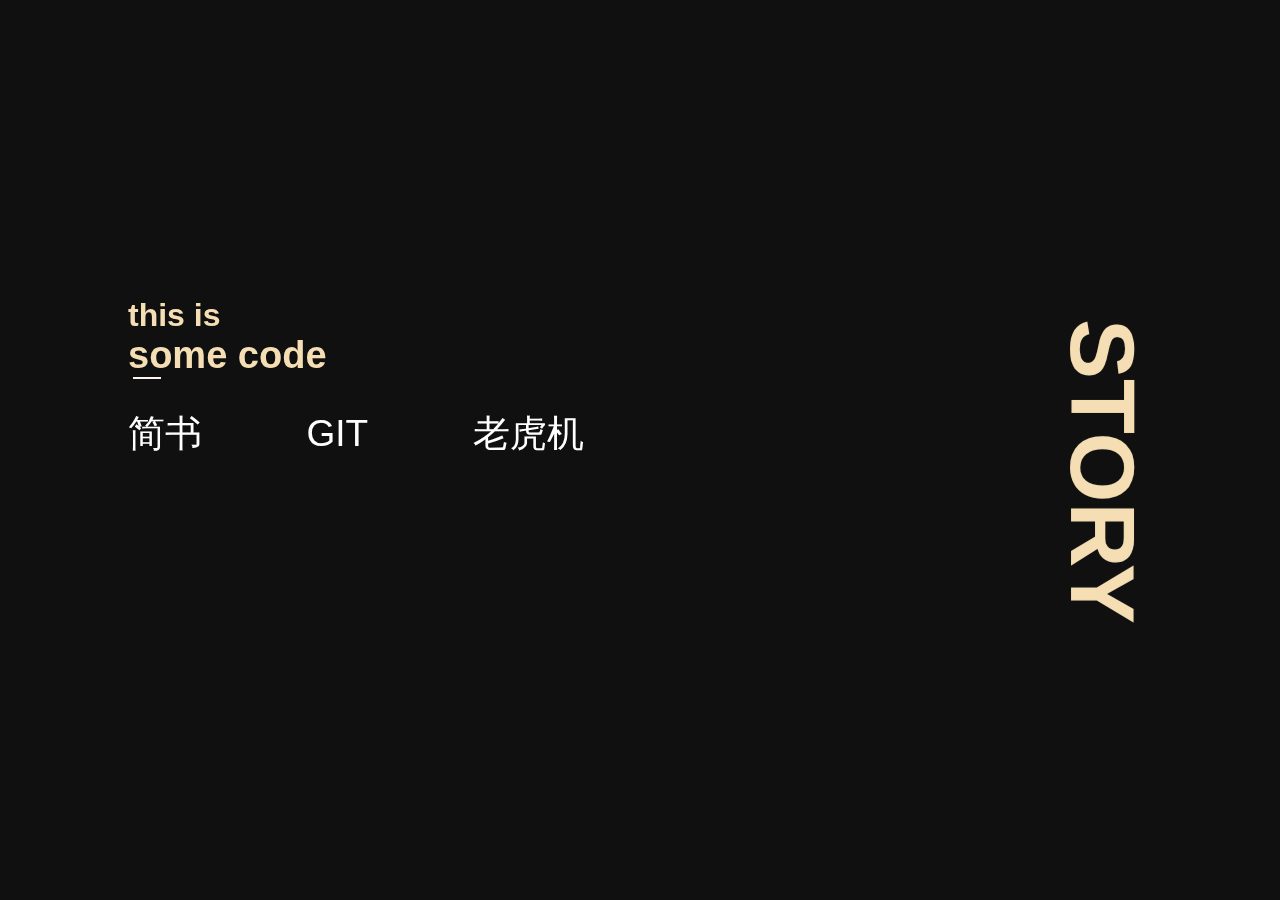
<file: index.html>
<!DOCTYPE html>
<html lang="en">
<head>
    <meta charset="UTF-8">
    <meta name="viewport" content="width=device-width, initial-scale=1.0,maximum-scale=0.4,user-scalable=0">
    <meta http-equiv="X-UA-Compatible" content="ie=edge">
    <link rel="shortcut icon" type="image/x-icon" href="./cherry.ico">
    <link rel="stylesheet" href="./index.css">
    <title>renran</title>
</head>
<body>
        <div class="star"></div>
        <div class="star pink"></div>
        <div id="main">
            <div class="title1box">
                <h2 class="title1">this is</h2>
            </div>
            <div class="title2box">
                <h3 class="title2">some code</h3>
            </div>
            <div class="_"></div>
            <div class="linkBox">
                <a class="link" href="https://www.jianshu.com/u/8c896c3fadb8">简书</a> 
                <a class="link" href="https://github.com/rr13k">GIT</a>
                <a class="link" href="https://rr13k.github.io/tiger-atm">老虎机</a>
            </div>
        </div>
        <h1 class="title3" >STORY</h1>
</body>
</html>
</file>
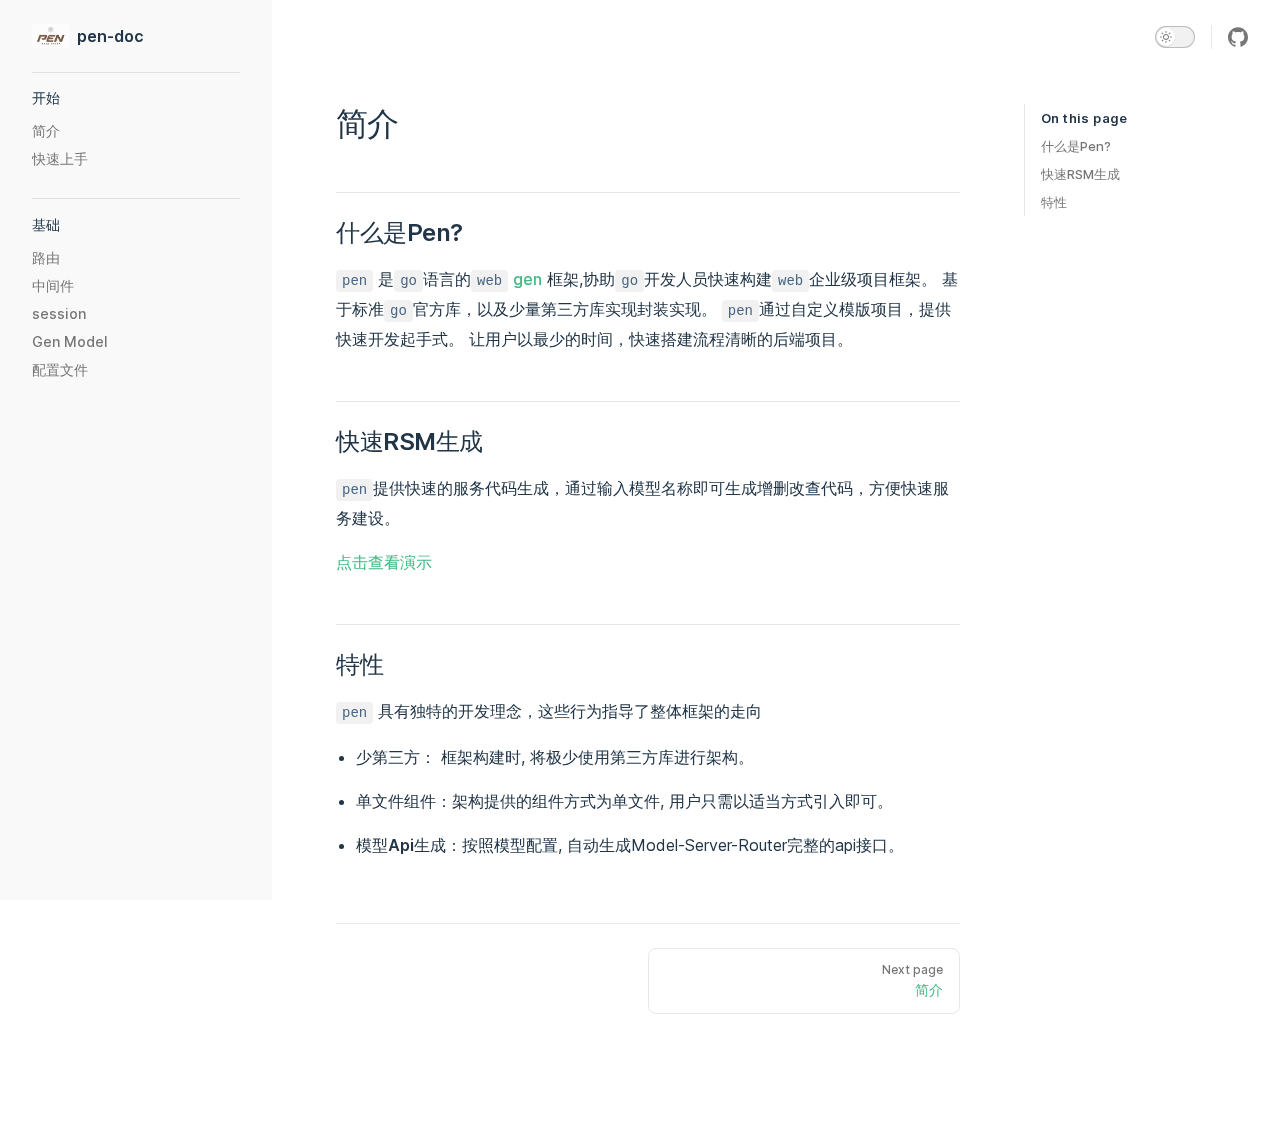
<file: pen-doc/index.html>
<!DOCTYPE html>
<html lang="en-US">
  <head>
    <meta charset="utf-8">
    <meta name="viewport" content="width=device-width,initial-scale=1">
    <title>简介 | pen-doc</title>
    <meta name="description" content="pen document project.">
    <link rel="preload stylesheet" href="/pen-doc/assets/style.c1835e32.css" as="style">
    <link rel="modulepreload" href="/pen-doc/assets/app.12811cf7.js">
    <link rel="modulepreload" href="/pen-doc/assets/index.md.1434dd99.lean.js">
    
    <link rel="icon" href="/pen-doc/icon.png" type="image/png">
  <script id="check-dark-light">(()=>{const e=localStorage.getItem("vitepress-theme-appearance")||"",a=window.matchMedia("(prefers-color-scheme: dark)").matches;(!e||e==="auto"?a:e==="dark")&&document.documentElement.classList.add("dark")})();</script>
  </head>
  <body>
    <div id="app"><div class="Layout" data-v-5211c0b1><!--[--><!--]--><!--[--><span tabindex="-1" data-v-151f2593></span><a href="#VPContent" class="VPSkipLink visually-hidden" data-v-151f2593> Skip to content </a><!--]--><!----><header class="VPNav" data-v-5211c0b1 data-v-8c0a9870><div class="VPNavBar has-sidebar" data-v-8c0a9870 data-v-1bbed88e><div class="container" data-v-1bbed88e><div class="VPNavBarTitle has-sidebar" data-v-1bbed88e data-v-d5925166><a class="title" href="/pen-doc/" data-v-d5925166><!--[--><!--]--><!--[--><img class="VPImage logo" src="/pen-doc/icon.png" alt data-v-6db2186b><!--]--><!--[-->pen-doc<!--]--><!--[--><!--]--></a></div><div class="content" data-v-1bbed88e><!--[--><!--]--><!----><!----><!----><div class="VPNavBarAppearance appearance" data-v-1bbed88e data-v-a3e7452b><button class="VPSwitch VPSwitchAppearance" type="button" role="switch" aria-label="toggle dark mode" aria-checked="false" data-v-a3e7452b data-v-481098f9 data-v-eba7420e><span class="check" data-v-eba7420e><span class="icon" data-v-eba7420e><!--[--><svg xmlns="http://www.w3.org/2000/svg" aria-hidden="true" focusable="false" viewbox="0 0 24 24" class="sun" data-v-481098f9><path d="M12,18c-3.3,0-6-2.7-6-6s2.7-6,6-6s6,2.7,6,6S15.3,18,12,18zM12,8c-2.2,0-4,1.8-4,4c0,2.2,1.8,4,4,4c2.2,0,4-1.8,4-4C16,9.8,14.2,8,12,8z"></path><path d="M12,4c-0.6,0-1-0.4-1-1V1c0-0.6,0.4-1,1-1s1,0.4,1,1v2C13,3.6,12.6,4,12,4z"></path><path d="M12,24c-0.6,0-1-0.4-1-1v-2c0-0.6,0.4-1,1-1s1,0.4,1,1v2C13,23.6,12.6,24,12,24z"></path><path d="M5.6,6.6c-0.3,0-0.5-0.1-0.7-0.3L3.5,4.9c-0.4-0.4-0.4-1,0-1.4s1-0.4,1.4,0l1.4,1.4c0.4,0.4,0.4,1,0,1.4C6.2,6.5,5.9,6.6,5.6,6.6z"></path><path d="M19.8,20.8c-0.3,0-0.5-0.1-0.7-0.3l-1.4-1.4c-0.4-0.4-0.4-1,0-1.4s1-0.4,1.4,0l1.4,1.4c0.4,0.4,0.4,1,0,1.4C20.3,20.7,20,20.8,19.8,20.8z"></path><path d="M3,13H1c-0.6,0-1-0.4-1-1s0.4-1,1-1h2c0.6,0,1,0.4,1,1S3.6,13,3,13z"></path><path d="M23,13h-2c-0.6,0-1-0.4-1-1s0.4-1,1-1h2c0.6,0,1,0.4,1,1S23.6,13,23,13z"></path><path d="M4.2,20.8c-0.3,0-0.5-0.1-0.7-0.3c-0.4-0.4-0.4-1,0-1.4l1.4-1.4c0.4-0.4,1-0.4,1.4,0s0.4,1,0,1.4l-1.4,1.4C4.7,20.7,4.5,20.8,4.2,20.8z"></path><path d="M18.4,6.6c-0.3,0-0.5-0.1-0.7-0.3c-0.4-0.4-0.4-1,0-1.4l1.4-1.4c0.4-0.4,1-0.4,1.4,0s0.4,1,0,1.4l-1.4,1.4C18.9,6.5,18.6,6.6,18.4,6.6z"></path></svg><svg xmlns="http://www.w3.org/2000/svg" aria-hidden="true" focusable="false" viewbox="0 0 24 24" class="moon" data-v-481098f9><path d="M12.1,22c-0.3,0-0.6,0-0.9,0c-5.5-0.5-9.5-5.4-9-10.9c0.4-4.8,4.2-8.6,9-9c0.4,0,0.8,0.2,1,0.5c0.2,0.3,0.2,0.8-0.1,1.1c-2,2.7-1.4,6.4,1.3,8.4c2.1,1.6,5,1.6,7.1,0c0.3-0.2,0.7-0.3,1.1-0.1c0.3,0.2,0.5,0.6,0.5,1c-0.2,2.7-1.5,5.1-3.6,6.8C16.6,21.2,14.4,22,12.1,22zM9.3,4.4c-2.9,1-5,3.6-5.2,6.8c-0.4,4.4,2.8,8.3,7.2,8.7c2.1,0.2,4.2-0.4,5.8-1.8c1.1-0.9,1.9-2.1,2.4-3.4c-2.5,0.9-5.3,0.5-7.5-1.1C9.2,11.4,8.1,7.7,9.3,4.4z"></path></svg><!--]--></span></span></button></div><div class="VPSocialLinks VPNavBarSocialLinks social-links" data-v-1bbed88e data-v-738bef5a data-v-f6988cfb><!--[--><a class="VPSocialLink" href="https://github.com/rr13k/pen" target="_blank" rel="noopener" data-v-f6988cfb data-v-e57698f6><svg role="img" viewBox="0 0 24 24" xmlns="http://www.w3.org/2000/svg"><title>GitHub</title><path d="M12 .297c-6.63 0-12 5.373-12 12 0 5.303 3.438 9.8 8.205 11.385.6.113.82-.258.82-.577 0-.285-.01-1.04-.015-2.04-3.338.724-4.042-1.61-4.042-1.61C4.422 18.07 3.633 17.7 3.633 17.7c-1.087-.744.084-.729.084-.729 1.205.084 1.838 1.236 1.838 1.236 1.07 1.835 2.809 1.305 3.495.998.108-.776.417-1.305.76-1.605-2.665-.3-5.466-1.332-5.466-5.93 0-1.31.465-2.38 1.235-3.22-.135-.303-.54-1.523.105-3.176 0 0 1.005-.322 3.3 1.23.96-.267 1.98-.399 3-.405 1.02.006 2.04.138 3 .405 2.28-1.552 3.285-1.23 3.285-1.23.645 1.653.24 2.873.12 3.176.765.84 1.23 1.91 1.23 3.22 0 4.61-2.805 5.625-5.475 5.92.42.36.81 1.096.81 2.22 0 1.606-.015 2.896-.015 3.286 0 .315.21.69.825.57C20.565 22.092 24 17.592 24 12.297c0-6.627-5.373-12-12-12"/></svg></a><!--]--></div><div class="VPFlyout VPNavBarExtra extra" data-v-1bbed88e data-v-e4361c82 data-v-6ffb57d3><button type="button" class="button" aria-haspopup="true" aria-expanded="false" aria-label="extra navigation" data-v-6ffb57d3><svg xmlns="http://www.w3.org/2000/svg" aria-hidden="true" focusable="false" viewbox="0 0 24 24" class="icon" data-v-6ffb57d3><circle cx="12" cy="12" r="2"></circle><circle cx="19" cy="12" r="2"></circle><circle cx="5" cy="12" r="2"></circle></svg></button><div class="menu" data-v-6ffb57d3><div class="VPMenu" data-v-6ffb57d3 data-v-1c5d0cfc><!----><!--[--><!--[--><!----><div class="group" data-v-e4361c82><div class="item appearance" data-v-e4361c82><p class="label" data-v-e4361c82>Appearance</p><div class="appearance-action" data-v-e4361c82><button class="VPSwitch VPSwitchAppearance" type="button" role="switch" aria-label="toggle dark mode" aria-checked="false" data-v-e4361c82 data-v-481098f9 data-v-eba7420e><span class="check" data-v-eba7420e><span class="icon" data-v-eba7420e><!--[--><svg xmlns="http://www.w3.org/2000/svg" aria-hidden="true" focusable="false" viewbox="0 0 24 24" class="sun" data-v-481098f9><path d="M12,18c-3.3,0-6-2.7-6-6s2.7-6,6-6s6,2.7,6,6S15.3,18,12,18zM12,8c-2.2,0-4,1.8-4,4c0,2.2,1.8,4,4,4c2.2,0,4-1.8,4-4C16,9.8,14.2,8,12,8z"></path><path d="M12,4c-0.6,0-1-0.4-1-1V1c0-0.6,0.4-1,1-1s1,0.4,1,1v2C13,3.6,12.6,4,12,4z"></path><path d="M12,24c-0.6,0-1-0.4-1-1v-2c0-0.6,0.4-1,1-1s1,0.4,1,1v2C13,23.6,12.6,24,12,24z"></path><path d="M5.6,6.6c-0.3,0-0.5-0.1-0.7-0.3L3.5,4.9c-0.4-0.4-0.4-1,0-1.4s1-0.4,1.4,0l1.4,1.4c0.4,0.4,0.4,1,0,1.4C6.2,6.5,5.9,6.6,5.6,6.6z"></path><path d="M19.8,20.8c-0.3,0-0.5-0.1-0.7-0.3l-1.4-1.4c-0.4-0.4-0.4-1,0-1.4s1-0.4,1.4,0l1.4,1.4c0.4,0.4,0.4,1,0,1.4C20.3,20.7,20,20.8,19.8,20.8z"></path><path d="M3,13H1c-0.6,0-1-0.4-1-1s0.4-1,1-1h2c0.6,0,1,0.4,1,1S3.6,13,3,13z"></path><path d="M23,13h-2c-0.6,0-1-0.4-1-1s0.4-1,1-1h2c0.6,0,1,0.4,1,1S23.6,13,23,13z"></path><path d="M4.2,20.8c-0.3,0-0.5-0.1-0.7-0.3c-0.4-0.4-0.4-1,0-1.4l1.4-1.4c0.4-0.4,1-0.4,1.4,0s0.4,1,0,1.4l-1.4,1.4C4.7,20.7,4.5,20.8,4.2,20.8z"></path><path d="M18.4,6.6c-0.3,0-0.5-0.1-0.7-0.3c-0.4-0.4-0.4-1,0-1.4l1.4-1.4c0.4-0.4,1-0.4,1.4,0s0.4,1,0,1.4l-1.4,1.4C18.9,6.5,18.6,6.6,18.4,6.6z"></path></svg><svg xmlns="http://www.w3.org/2000/svg" aria-hidden="true" focusable="false" viewbox="0 0 24 24" class="moon" data-v-481098f9><path d="M12.1,22c-0.3,0-0.6,0-0.9,0c-5.5-0.5-9.5-5.4-9-10.9c0.4-4.8,4.2-8.6,9-9c0.4,0,0.8,0.2,1,0.5c0.2,0.3,0.2,0.8-0.1,1.1c-2,2.7-1.4,6.4,1.3,8.4c2.1,1.6,5,1.6,7.1,0c0.3-0.2,0.7-0.3,1.1-0.1c0.3,0.2,0.5,0.6,0.5,1c-0.2,2.7-1.5,5.1-3.6,6.8C16.6,21.2,14.4,22,12.1,22zM9.3,4.4c-2.9,1-5,3.6-5.2,6.8c-0.4,4.4,2.8,8.3,7.2,8.7c2.1,0.2,4.2-0.4,5.8-1.8c1.1-0.9,1.9-2.1,2.4-3.4c-2.5,0.9-5.3,0.5-7.5-1.1C9.2,11.4,8.1,7.7,9.3,4.4z"></path></svg><!--]--></span></span></button></div></div></div><div class="group" data-v-e4361c82><div class="item social-links" data-v-e4361c82><div class="VPSocialLinks social-links-list" data-v-e4361c82 data-v-f6988cfb><!--[--><a class="VPSocialLink" href="https://github.com/rr13k/pen" target="_blank" rel="noopener" data-v-f6988cfb data-v-e57698f6><svg role="img" viewBox="0 0 24 24" xmlns="http://www.w3.org/2000/svg"><title>GitHub</title><path d="M12 .297c-6.63 0-12 5.373-12 12 0 5.303 3.438 9.8 8.205 11.385.6.113.82-.258.82-.577 0-.285-.01-1.04-.015-2.04-3.338.724-4.042-1.61-4.042-1.61C4.422 18.07 3.633 17.7 3.633 17.7c-1.087-.744.084-.729.084-.729 1.205.084 1.838 1.236 1.838 1.236 1.07 1.835 2.809 1.305 3.495.998.108-.776.417-1.305.76-1.605-2.665-.3-5.466-1.332-5.466-5.93 0-1.31.465-2.38 1.235-3.22-.135-.303-.54-1.523.105-3.176 0 0 1.005-.322 3.3 1.23.96-.267 1.98-.399 3-.405 1.02.006 2.04.138 3 .405 2.28-1.552 3.285-1.23 3.285-1.23.645 1.653.24 2.873.12 3.176.765.84 1.23 1.91 1.23 3.22 0 4.61-2.805 5.625-5.475 5.92.42.36.81 1.096.81 2.22 0 1.606-.015 2.896-.015 3.286 0 .315.21.69.825.57C20.565 22.092 24 17.592 24 12.297c0-6.627-5.373-12-12-12"/></svg></a><!--]--></div></div></div><!--]--><!--]--></div></div></div><!--[--><!--]--><button type="button" class="VPNavBarHamburger hamburger" aria-label="mobile navigation" aria-expanded="false" aria-controls="VPNavScreen" data-v-1bbed88e data-v-e5dd9c1c><span class="container" data-v-e5dd9c1c><span class="top" data-v-e5dd9c1c></span><span class="middle" data-v-e5dd9c1c></span><span class="bottom" data-v-e5dd9c1c></span></span></button></div></div></div><!----></header><div class="VPLocalNav" data-v-5211c0b1 data-v-b6162a8b><button class="menu" aria-expanded="false" aria-controls="VPSidebarNav" data-v-b6162a8b><svg xmlns="http://www.w3.org/2000/svg" aria-hidden="true" focusable="false" viewbox="0 0 24 24" class="menu-icon" data-v-b6162a8b><path d="M17,11H3c-0.6,0-1-0.4-1-1s0.4-1,1-1h14c0.6,0,1,0.4,1,1S17.6,11,17,11z"></path><path d="M21,7H3C2.4,7,2,6.6,2,6s0.4-1,1-1h18c0.6,0,1,0.4,1,1S21.6,7,21,7z"></path><path d="M21,15H3c-0.6,0-1-0.4-1-1s0.4-1,1-1h18c0.6,0,1,0.4,1,1S21.6,15,21,15z"></path><path d="M17,19H3c-0.6,0-1-0.4-1-1s0.4-1,1-1h14c0.6,0,1,0.4,1,1S17.6,19,17,19z"></path></svg><span class="menu-text" data-v-b6162a8b>Menu</span></button><a class="top-link" href="#" data-v-b6162a8b> Return to top </a></div><aside class="VPSidebar" data-v-5211c0b1 data-v-a186aa16><nav class="nav" id="VPSidebarNav" aria-labelledby="sidebar-aria-label" tabindex="-1" data-v-a186aa16><span class="visually-hidden" id="sidebar-aria-label" data-v-a186aa16> Sidebar Navigation </span><!--[--><!--]--><!--[--><div class="group" data-v-a186aa16><section class="VPSidebarGroup" data-v-a186aa16 data-v-6e45c352><div class="title" data-v-6e45c352><h2 class="title-text" data-v-6e45c352>开始</h2><div class="action" data-v-6e45c352><svg xmlns="http://www.w3.org/2000/svg" xmlns:xlink="http://www.w3.org/1999/xlink" viewbox="0 0 24 24" class="icon minus" data-v-6e45c352><path d="M19,2H5C3.3,2,2,3.3,2,5v14c0,1.7,1.3,3,3,3h14c1.7,0,3-1.3,3-3V5C22,3.3,20.7,2,19,2zM20,19c0,0.6-0.4,1-1,1H5c-0.6,0-1-0.4-1-1V5c0-0.6,0.4-1,1-1h14c0.6,0,1,0.4,1,1V19z"></path><path d="M16,11H8c-0.6,0-1,0.4-1,1s0.4,1,1,1h8c0.6,0,1-0.4,1-1S16.6,11,16,11z"></path></svg><svg version="1.1" xmlns="http://www.w3.org/2000/svg" viewbox="0 0 24 24" class="icon plus" data-v-6e45c352><path d="M19,2H5C3.3,2,2,3.3,2,5v14c0,1.7,1.3,3,3,3h14c1.7,0,3-1.3,3-3V5C22,3.3,20.7,2,19,2z M20,19c0,0.6-0.4,1-1,1H5c-0.6,0-1-0.4-1-1V5c0-0.6,0.4-1,1-1h14c0.6,0,1,0.4,1,1V19z"></path><path d="M16,11h-3V8c0-0.6-0.4-1-1-1s-1,0.4-1,1v3H8c-0.6,0-1,0.4-1,1s0.4,1,1,1h3v3c0,0.6,0.4,1,1,1s1-0.4,1-1v-3h3c0.6,0,1-0.4,1-1S16.6,11,16,11z"></path></svg></div></div><div class="items" data-v-6e45c352><!--[--><!--[--><a class="VPLink link link" href="/pen-doc/index.html" style="padding-left:0px;" tabindex="-1" data-v-70e2cdfb data-v-3c355974><!--[--><span class="link-text" data-v-70e2cdfb>简介</span><!--]--><!----></a><!----><!--]--><!--[--><a class="VPLink link link" href="/pen-doc/getting-started.html" style="padding-left:0px;" tabindex="-1" data-v-70e2cdfb data-v-3c355974><!--[--><span class="link-text" data-v-70e2cdfb>快速上手</span><!--]--><!----></a><!----><!--]--><!--]--></div></section></div><div class="group" data-v-a186aa16><section class="VPSidebarGroup" data-v-a186aa16 data-v-6e45c352><div class="title" data-v-6e45c352><h2 class="title-text" data-v-6e45c352>基础</h2><div class="action" data-v-6e45c352><svg xmlns="http://www.w3.org/2000/svg" xmlns:xlink="http://www.w3.org/1999/xlink" viewbox="0 0 24 24" class="icon minus" data-v-6e45c352><path d="M19,2H5C3.3,2,2,3.3,2,5v14c0,1.7,1.3,3,3,3h14c1.7,0,3-1.3,3-3V5C22,3.3,20.7,2,19,2zM20,19c0,0.6-0.4,1-1,1H5c-0.6,0-1-0.4-1-1V5c0-0.6,0.4-1,1-1h14c0.6,0,1,0.4,1,1V19z"></path><path d="M16,11H8c-0.6,0-1,0.4-1,1s0.4,1,1,1h8c0.6,0,1-0.4,1-1S16.6,11,16,11z"></path></svg><svg version="1.1" xmlns="http://www.w3.org/2000/svg" viewbox="0 0 24 24" class="icon plus" data-v-6e45c352><path d="M19,2H5C3.3,2,2,3.3,2,5v14c0,1.7,1.3,3,3,3h14c1.7,0,3-1.3,3-3V5C22,3.3,20.7,2,19,2z M20,19c0,0.6-0.4,1-1,1H5c-0.6,0-1-0.4-1-1V5c0-0.6,0.4-1,1-1h14c0.6,0,1,0.4,1,1V19z"></path><path d="M16,11h-3V8c0-0.6-0.4-1-1-1s-1,0.4-1,1v3H8c-0.6,0-1,0.4-1,1s0.4,1,1,1h3v3c0,0.6,0.4,1,1,1s1-0.4,1-1v-3h3c0.6,0,1-0.4,1-1S16.6,11,16,11z"></path></svg></div></div><div class="items" data-v-6e45c352><!--[--><!--[--><a class="VPLink link link" href="/pen-doc/temps/router.html" style="padding-left:0px;" tabindex="-1" data-v-70e2cdfb data-v-3c355974><!--[--><span class="link-text" data-v-70e2cdfb>路由</span><!--]--><!----></a><!----><!--]--><!--[--><a class="VPLink link link" href="/pen-doc/temps/plug.html" style="padding-left:0px;" tabindex="-1" data-v-70e2cdfb data-v-3c355974><!--[--><span class="link-text" data-v-70e2cdfb>中间件</span><!--]--><!----></a><!----><!--]--><!--[--><a class="VPLink link link" href="/pen-doc/temps/session.html" style="padding-left:0px;" tabindex="-1" data-v-70e2cdfb data-v-3c355974><!--[--><span class="link-text" data-v-70e2cdfb>session</span><!--]--><!----></a><!----><!--]--><!--[--><a class="VPLink link link" href="/pen-doc/temps/gen-model.html" style="padding-left:0px;" tabindex="-1" data-v-70e2cdfb data-v-3c355974><!--[--><span class="link-text" data-v-70e2cdfb>Gen Model</span><!--]--><!----></a><!----><!--]--><!--[--><a class="VPLink link link" href="/pen-doc/temps/options.html" style="padding-left:0px;" tabindex="-1" data-v-70e2cdfb data-v-3c355974><!--[--><span class="link-text" data-v-70e2cdfb>配置文件</span><!--]--><!----></a><!----><!--]--><!--]--></div></section></div><!--]--><!--[--><!--]--></nav></aside><div class="VPContent has-sidebar" id="VPContent" data-v-5211c0b1 data-v-296cfad2><div class="VPDoc has-sidebar has-aside" data-v-296cfad2 data-v-cfb513e0><div class="container" data-v-cfb513e0><div class="aside" data-v-cfb513e0><div class="aside-curtain" data-v-cfb513e0></div><div class="aside-container" data-v-cfb513e0><div class="aside-content" data-v-cfb513e0><div class="VPDocAside" data-v-cfb513e0 data-v-afc4c1a1><!--[--><!--]--><!--[--><!--]--><div class="VPDocAsideOutline" data-v-afc4c1a1 data-v-2865c0b0><div class="content" data-v-2865c0b0><div class="outline-marker" data-v-2865c0b0></div><div class="outline-title" data-v-2865c0b0>On this page</div><nav aria-labelledby="doc-outline-aria-label" data-v-2865c0b0><span class="visually-hidden" id="doc-outline-aria-label" data-v-2865c0b0> Table of Contents for current page </span><ul class="root" data-v-2865c0b0 data-v-1188541a><!--[--><!--]--></ul></nav></div></div><!--[--><!--]--><div class="spacer" data-v-afc4c1a1></div><!--[--><!--]--><!----><!--[--><!--]--><!--[--><!--]--></div></div></div></div><div class="content" data-v-cfb513e0><div class="content-container" data-v-cfb513e0><!--[--><!--]--><main class="main" data-v-cfb513e0><div style="position:relative;" class="vp-doc _pen-doc_index" data-v-cfb513e0><div><h1 id="简介" tabindex="-1">简介 <a class="header-anchor" href="#简介" aria-hidden="true">#</a></h1><h2 id="什么是pen" tabindex="-1">什么是Pen? <a class="header-anchor" href="#什么是pen" aria-hidden="true">#</a></h2><p><code>pen</code> 是<code>go</code>语言的<code>web</code> <a href="https://cs.lmu.edu/~ray/notes/codegen/" target="_blank" rel="noreferrer">gen</a> 框架,协助<code>go</code>开发人员快速构建<code>web</code>企业级项目框架。 基于标准<code>go</code>官方库，以及少量第三方库实现封装实现。 <code>pen</code>通过自定义模版项目，提供快速开发起手式。 让用户以最少的时间，快速搭建流程清晰的后端项目。</p><h2 id="快速rsm生成" tabindex="-1">快速RSM生成 <a class="header-anchor" href="#快速rsm生成" aria-hidden="true">#</a></h2><p><code>pen</code>提供快速的服务代码生成，通过输入模型名称即可生成增删改查代码，方便快速服务建设。</p><p><a href="https://rr13k.github.io/pen-utils/" target="_blank" rel="noreferrer">点击查看演示</a></p><h2 id="特性" tabindex="-1">特性 <a class="header-anchor" href="#特性" aria-hidden="true">#</a></h2><p><code>pen</code> 具有独特的开发理念，这些行为指导了整体框架的走向</p><ul><li><p><strong>少第三方</strong>： 框架构建时, 将极少使用第三方库进行架构。</p></li><li><p><strong>单文件组件</strong>：架构提供的组件方式为单文件, 用户只需以适当方式引入即可。</p></li><li><p><strong>模型Api生成</strong>：按照模型配置, 自动生成Model-Server-Router完整的api接口。</p></li></ul></div></div></main><!--[--><!--]--><footer class="VPDocFooter" data-v-cfb513e0 data-v-21f75714><!----><div class="prev-next" data-v-21f75714><div class="pager" data-v-21f75714><!----></div><div class="pager" data-v-21f75714><a class="pager-link next" href="/pen-doc/index.html" data-v-21f75714><span class="desc" data-v-21f75714>Next page</span><span class="title" data-v-21f75714>简介</span></a></div></div></footer><!--[--><!--]--></div></div></div></div></div><!----><!--[--><!--]--></div></div>
    <script>__VP_HASH_MAP__ = JSON.parse("{\"temps_options.md\":\"011d7326\",\"index.md\":\"1434dd99\",\"getting-started.md\":\"e1236bce\",\"temps_session.md\":\"824daacb\",\"temps_plug.md\":\"e68bfa76\",\"temps_router.md\":\"31dcdd6b\",\"temps_gen-model.md\":\"04035a3f\"}")</script>
    <script type="module" async src="/pen-doc/assets/app.12811cf7.js"></script>
    
  </body>
</html>
</file>
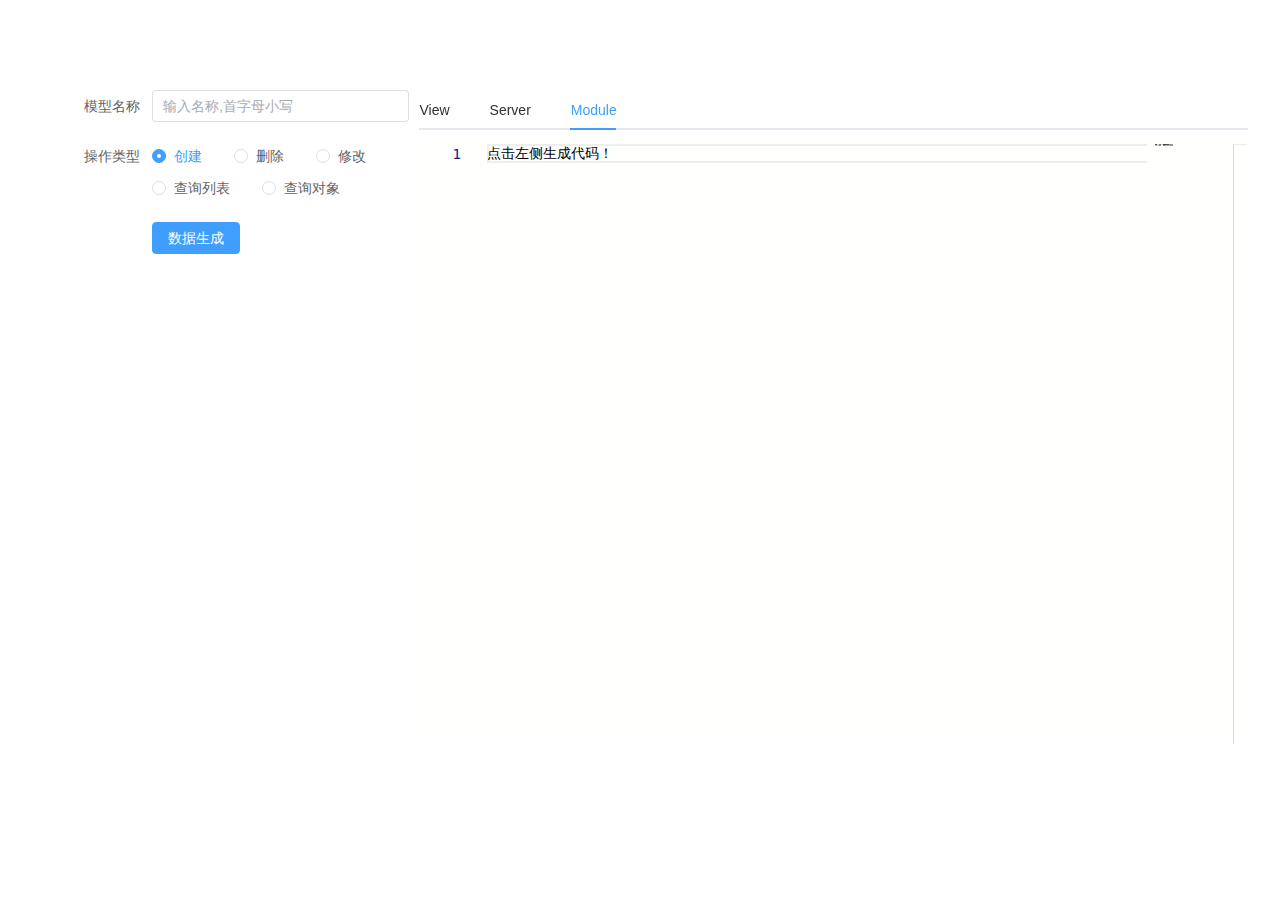
<file: pen-utils/index.html>
<!DOCTYPE html>
<html lang="en">
  <head>
    <meta charset="UTF-8" />
    <link rel="icon" type="image/svg+xml" href="/pen-utils/pen.svg" />
    <meta name="viewport" content="width=device-width, initial-scale=1.0" />
    <title>pen-utils</title>
    <script type="module" crossorigin src="/pen-utils/assets/index-6f2d917f.js"></script>
    <link rel="stylesheet" href="/pen-utils/assets/index-0e00b747.css">
  </head>
  <body>
    <div id="app"></div>
    
  </body>
</html>
</file>
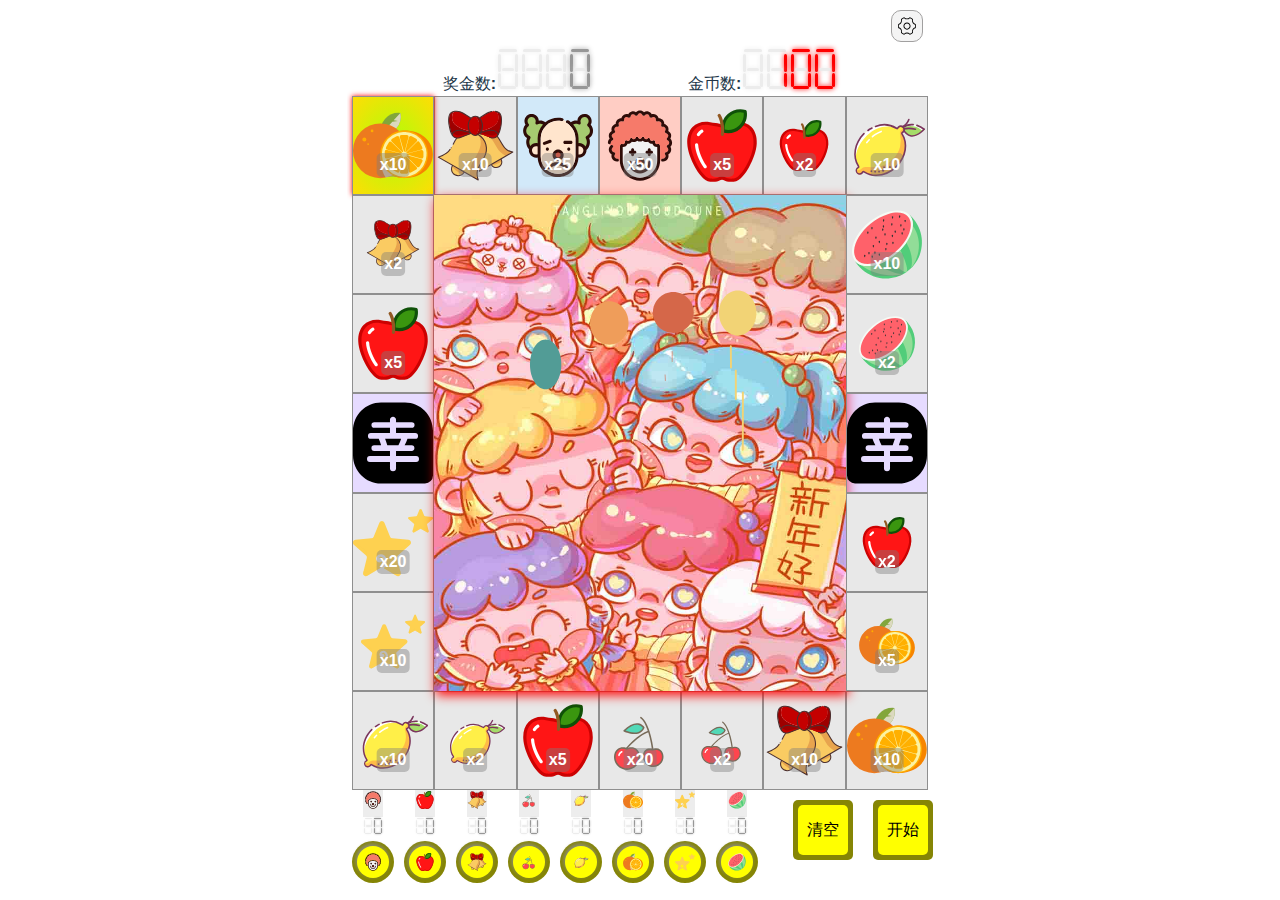
<file: tiger-atm/index.html>
<!DOCTYPE html>
<html lang="en">
  <head>
    <meta charset="UTF-8" />
    <link rel="icon" type="image/svg+xml" href="/tiger-atm/jokey_one.svg" />
    <meta name="viewport" content="width=device-width, initial-scale=1.0" />
    <title>tiger-atm</title>
    <meta name="viewport" content="width=device-width,initial-scale=1,maximum-scale=1,minimum-scale=1,user-scalable=no" />
    <script type="module" crossorigin src="/tiger-atm/assets/index-14b8232d.js"></script>
    <link rel="stylesheet" href="/tiger-atm/assets/index-d0676272.css">
  </head>
  <body>
    <div id="app"></div>
    
  </body>
</html>
</file>
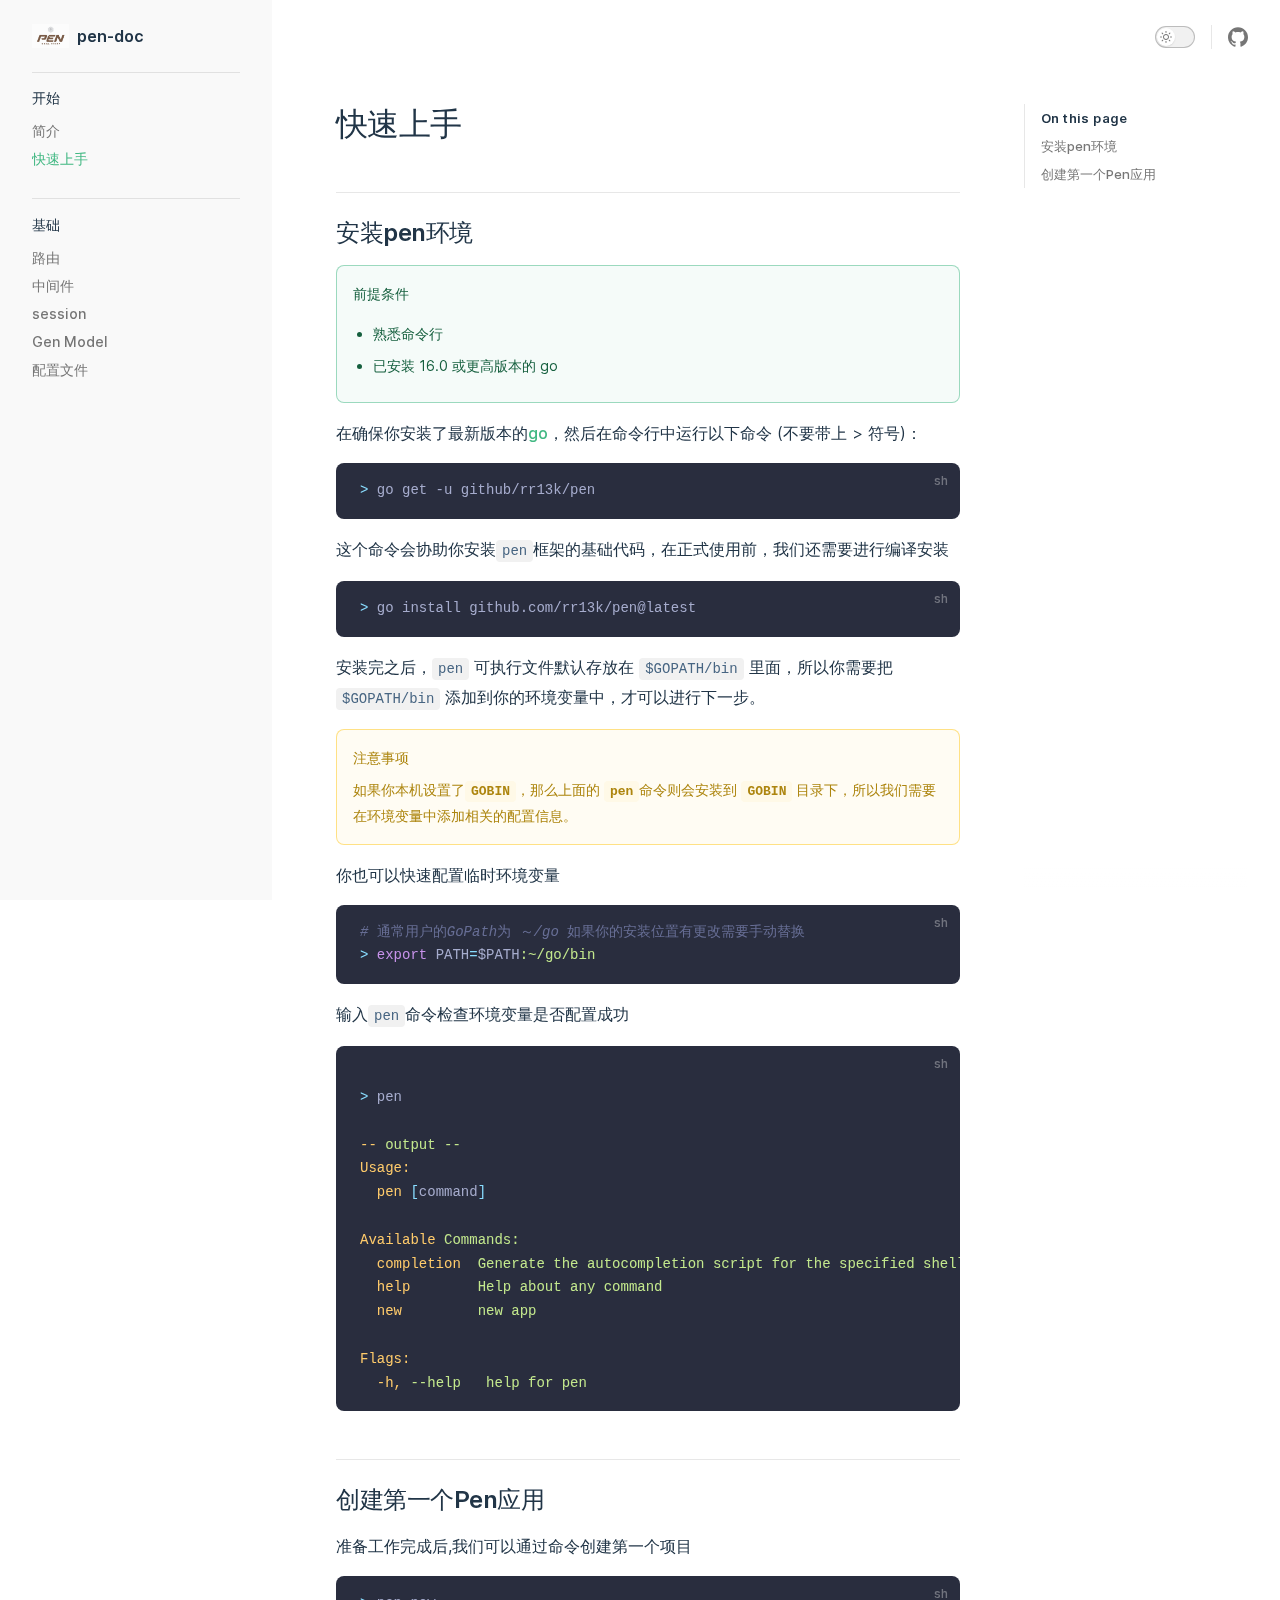
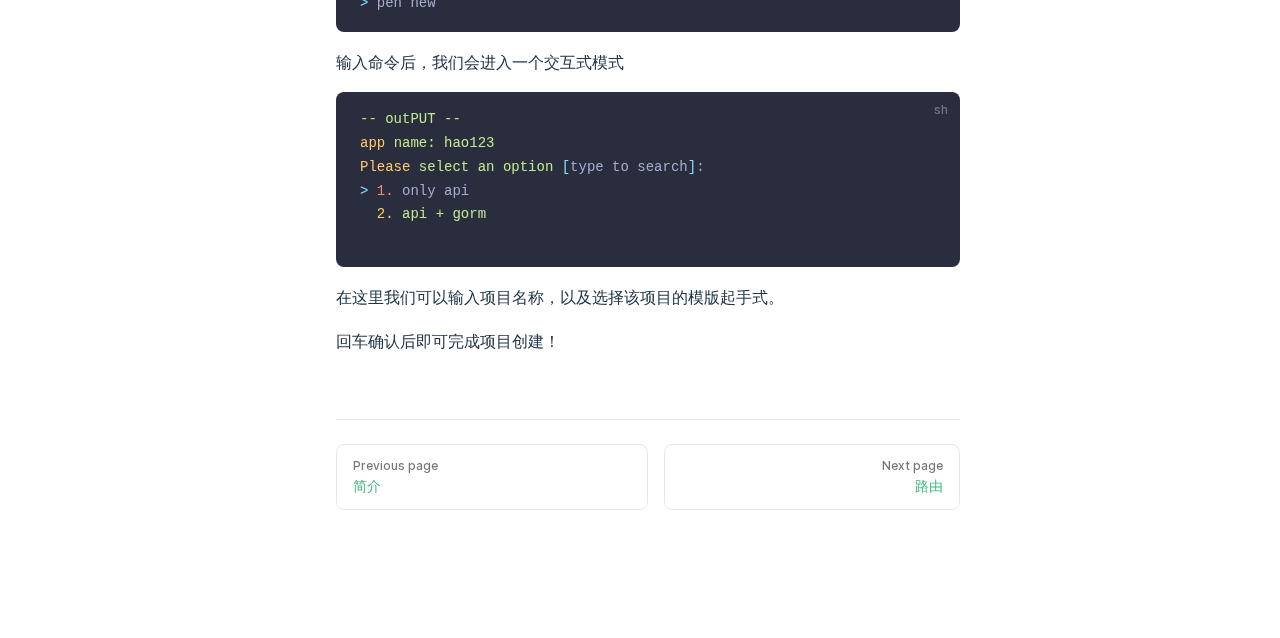
<file: pen-doc/getting-started.html>
<!DOCTYPE html>
<html lang="en-US">
  <head>
    <meta charset="utf-8">
    <meta name="viewport" content="width=device-width,initial-scale=1">
    <title>快速上手 | pen-doc</title>
    <meta name="description" content="pen document project.">
    <link rel="preload stylesheet" href="/pen-doc/assets/style.c1835e32.css" as="style">
    <link rel="modulepreload" href="/pen-doc/assets/app.12811cf7.js">
    <link rel="modulepreload" href="/pen-doc/assets/getting-started.md.e1236bce.lean.js">
    
    <link rel="icon" href="/pen-doc/icon.png" type="image/png">
  <script id="check-dark-light">(()=>{const e=localStorage.getItem("vitepress-theme-appearance")||"",a=window.matchMedia("(prefers-color-scheme: dark)").matches;(!e||e==="auto"?a:e==="dark")&&document.documentElement.classList.add("dark")})();</script>
  </head>
  <body>
    <div id="app"><div class="Layout" data-v-5211c0b1><!--[--><!--]--><!--[--><span tabindex="-1" data-v-151f2593></span><a href="#VPContent" class="VPSkipLink visually-hidden" data-v-151f2593> Skip to content </a><!--]--><!----><header class="VPNav" data-v-5211c0b1 data-v-8c0a9870><div class="VPNavBar has-sidebar" data-v-8c0a9870 data-v-1bbed88e><div class="container" data-v-1bbed88e><div class="VPNavBarTitle has-sidebar" data-v-1bbed88e data-v-d5925166><a class="title" href="/pen-doc/" data-v-d5925166><!--[--><!--]--><!--[--><img class="VPImage logo" src="/pen-doc/icon.png" alt data-v-6db2186b><!--]--><!--[-->pen-doc<!--]--><!--[--><!--]--></a></div><div class="content" data-v-1bbed88e><!--[--><!--]--><!----><!----><!----><div class="VPNavBarAppearance appearance" data-v-1bbed88e data-v-a3e7452b><button class="VPSwitch VPSwitchAppearance" type="button" role="switch" aria-label="toggle dark mode" aria-checked="false" data-v-a3e7452b data-v-481098f9 data-v-eba7420e><span class="check" data-v-eba7420e><span class="icon" data-v-eba7420e><!--[--><svg xmlns="http://www.w3.org/2000/svg" aria-hidden="true" focusable="false" viewbox="0 0 24 24" class="sun" data-v-481098f9><path d="M12,18c-3.3,0-6-2.7-6-6s2.7-6,6-6s6,2.7,6,6S15.3,18,12,18zM12,8c-2.2,0-4,1.8-4,4c0,2.2,1.8,4,4,4c2.2,0,4-1.8,4-4C16,9.8,14.2,8,12,8z"></path><path d="M12,4c-0.6,0-1-0.4-1-1V1c0-0.6,0.4-1,1-1s1,0.4,1,1v2C13,3.6,12.6,4,12,4z"></path><path d="M12,24c-0.6,0-1-0.4-1-1v-2c0-0.6,0.4-1,1-1s1,0.4,1,1v2C13,23.6,12.6,24,12,24z"></path><path d="M5.6,6.6c-0.3,0-0.5-0.1-0.7-0.3L3.5,4.9c-0.4-0.4-0.4-1,0-1.4s1-0.4,1.4,0l1.4,1.4c0.4,0.4,0.4,1,0,1.4C6.2,6.5,5.9,6.6,5.6,6.6z"></path><path d="M19.8,20.8c-0.3,0-0.5-0.1-0.7-0.3l-1.4-1.4c-0.4-0.4-0.4-1,0-1.4s1-0.4,1.4,0l1.4,1.4c0.4,0.4,0.4,1,0,1.4C20.3,20.7,20,20.8,19.8,20.8z"></path><path d="M3,13H1c-0.6,0-1-0.4-1-1s0.4-1,1-1h2c0.6,0,1,0.4,1,1S3.6,13,3,13z"></path><path d="M23,13h-2c-0.6,0-1-0.4-1-1s0.4-1,1-1h2c0.6,0,1,0.4,1,1S23.6,13,23,13z"></path><path d="M4.2,20.8c-0.3,0-0.5-0.1-0.7-0.3c-0.4-0.4-0.4-1,0-1.4l1.4-1.4c0.4-0.4,1-0.4,1.4,0s0.4,1,0,1.4l-1.4,1.4C4.7,20.7,4.5,20.8,4.2,20.8z"></path><path d="M18.4,6.6c-0.3,0-0.5-0.1-0.7-0.3c-0.4-0.4-0.4-1,0-1.4l1.4-1.4c0.4-0.4,1-0.4,1.4,0s0.4,1,0,1.4l-1.4,1.4C18.9,6.5,18.6,6.6,18.4,6.6z"></path></svg><svg xmlns="http://www.w3.org/2000/svg" aria-hidden="true" focusable="false" viewbox="0 0 24 24" class="moon" data-v-481098f9><path d="M12.1,22c-0.3,0-0.6,0-0.9,0c-5.5-0.5-9.5-5.4-9-10.9c0.4-4.8,4.2-8.6,9-9c0.4,0,0.8,0.2,1,0.5c0.2,0.3,0.2,0.8-0.1,1.1c-2,2.7-1.4,6.4,1.3,8.4c2.1,1.6,5,1.6,7.1,0c0.3-0.2,0.7-0.3,1.1-0.1c0.3,0.2,0.5,0.6,0.5,1c-0.2,2.7-1.5,5.1-3.6,6.8C16.6,21.2,14.4,22,12.1,22zM9.3,4.4c-2.9,1-5,3.6-5.2,6.8c-0.4,4.4,2.8,8.3,7.2,8.7c2.1,0.2,4.2-0.4,5.8-1.8c1.1-0.9,1.9-2.1,2.4-3.4c-2.5,0.9-5.3,0.5-7.5-1.1C9.2,11.4,8.1,7.7,9.3,4.4z"></path></svg><!--]--></span></span></button></div><div class="VPSocialLinks VPNavBarSocialLinks social-links" data-v-1bbed88e data-v-738bef5a data-v-f6988cfb><!--[--><a class="VPSocialLink" href="https://github.com/rr13k/pen" target="_blank" rel="noopener" data-v-f6988cfb data-v-e57698f6><svg role="img" viewBox="0 0 24 24" xmlns="http://www.w3.org/2000/svg"><title>GitHub</title><path d="M12 .297c-6.63 0-12 5.373-12 12 0 5.303 3.438 9.8 8.205 11.385.6.113.82-.258.82-.577 0-.285-.01-1.04-.015-2.04-3.338.724-4.042-1.61-4.042-1.61C4.422 18.07 3.633 17.7 3.633 17.7c-1.087-.744.084-.729.084-.729 1.205.084 1.838 1.236 1.838 1.236 1.07 1.835 2.809 1.305 3.495.998.108-.776.417-1.305.76-1.605-2.665-.3-5.466-1.332-5.466-5.93 0-1.31.465-2.38 1.235-3.22-.135-.303-.54-1.523.105-3.176 0 0 1.005-.322 3.3 1.23.96-.267 1.98-.399 3-.405 1.02.006 2.04.138 3 .405 2.28-1.552 3.285-1.23 3.285-1.23.645 1.653.24 2.873.12 3.176.765.84 1.23 1.91 1.23 3.22 0 4.61-2.805 5.625-5.475 5.92.42.36.81 1.096.81 2.22 0 1.606-.015 2.896-.015 3.286 0 .315.21.69.825.57C20.565 22.092 24 17.592 24 12.297c0-6.627-5.373-12-12-12"/></svg></a><!--]--></div><div class="VPFlyout VPNavBarExtra extra" data-v-1bbed88e data-v-e4361c82 data-v-6ffb57d3><button type="button" class="button" aria-haspopup="true" aria-expanded="false" aria-label="extra navigation" data-v-6ffb57d3><svg xmlns="http://www.w3.org/2000/svg" aria-hidden="true" focusable="false" viewbox="0 0 24 24" class="icon" data-v-6ffb57d3><circle cx="12" cy="12" r="2"></circle><circle cx="19" cy="12" r="2"></circle><circle cx="5" cy="12" r="2"></circle></svg></button><div class="menu" data-v-6ffb57d3><div class="VPMenu" data-v-6ffb57d3 data-v-1c5d0cfc><!----><!--[--><!--[--><!----><div class="group" data-v-e4361c82><div class="item appearance" data-v-e4361c82><p class="label" data-v-e4361c82>Appearance</p><div class="appearance-action" data-v-e4361c82><button class="VPSwitch VPSwitchAppearance" type="button" role="switch" aria-label="toggle dark mode" aria-checked="false" data-v-e4361c82 data-v-481098f9 data-v-eba7420e><span class="check" data-v-eba7420e><span class="icon" data-v-eba7420e><!--[--><svg xmlns="http://www.w3.org/2000/svg" aria-hidden="true" focusable="false" viewbox="0 0 24 24" class="sun" data-v-481098f9><path d="M12,18c-3.3,0-6-2.7-6-6s2.7-6,6-6s6,2.7,6,6S15.3,18,12,18zM12,8c-2.2,0-4,1.8-4,4c0,2.2,1.8,4,4,4c2.2,0,4-1.8,4-4C16,9.8,14.2,8,12,8z"></path><path d="M12,4c-0.6,0-1-0.4-1-1V1c0-0.6,0.4-1,1-1s1,0.4,1,1v2C13,3.6,12.6,4,12,4z"></path><path d="M12,24c-0.6,0-1-0.4-1-1v-2c0-0.6,0.4-1,1-1s1,0.4,1,1v2C13,23.6,12.6,24,12,24z"></path><path d="M5.6,6.6c-0.3,0-0.5-0.1-0.7-0.3L3.5,4.9c-0.4-0.4-0.4-1,0-1.4s1-0.4,1.4,0l1.4,1.4c0.4,0.4,0.4,1,0,1.4C6.2,6.5,5.9,6.6,5.6,6.6z"></path><path d="M19.8,20.8c-0.3,0-0.5-0.1-0.7-0.3l-1.4-1.4c-0.4-0.4-0.4-1,0-1.4s1-0.4,1.4,0l1.4,1.4c0.4,0.4,0.4,1,0,1.4C20.3,20.7,20,20.8,19.8,20.8z"></path><path d="M3,13H1c-0.6,0-1-0.4-1-1s0.4-1,1-1h2c0.6,0,1,0.4,1,1S3.6,13,3,13z"></path><path d="M23,13h-2c-0.6,0-1-0.4-1-1s0.4-1,1-1h2c0.6,0,1,0.4,1,1S23.6,13,23,13z"></path><path d="M4.2,20.8c-0.3,0-0.5-0.1-0.7-0.3c-0.4-0.4-0.4-1,0-1.4l1.4-1.4c0.4-0.4,1-0.4,1.4,0s0.4,1,0,1.4l-1.4,1.4C4.7,20.7,4.5,20.8,4.2,20.8z"></path><path d="M18.4,6.6c-0.3,0-0.5-0.1-0.7-0.3c-0.4-0.4-0.4-1,0-1.4l1.4-1.4c0.4-0.4,1-0.4,1.4,0s0.4,1,0,1.4l-1.4,1.4C18.9,6.5,18.6,6.6,18.4,6.6z"></path></svg><svg xmlns="http://www.w3.org/2000/svg" aria-hidden="true" focusable="false" viewbox="0 0 24 24" class="moon" data-v-481098f9><path d="M12.1,22c-0.3,0-0.6,0-0.9,0c-5.5-0.5-9.5-5.4-9-10.9c0.4-4.8,4.2-8.6,9-9c0.4,0,0.8,0.2,1,0.5c0.2,0.3,0.2,0.8-0.1,1.1c-2,2.7-1.4,6.4,1.3,8.4c2.1,1.6,5,1.6,7.1,0c0.3-0.2,0.7-0.3,1.1-0.1c0.3,0.2,0.5,0.6,0.5,1c-0.2,2.7-1.5,5.1-3.6,6.8C16.6,21.2,14.4,22,12.1,22zM9.3,4.4c-2.9,1-5,3.6-5.2,6.8c-0.4,4.4,2.8,8.3,7.2,8.7c2.1,0.2,4.2-0.4,5.8-1.8c1.1-0.9,1.9-2.1,2.4-3.4c-2.5,0.9-5.3,0.5-7.5-1.1C9.2,11.4,8.1,7.7,9.3,4.4z"></path></svg><!--]--></span></span></button></div></div></div><div class="group" data-v-e4361c82><div class="item social-links" data-v-e4361c82><div class="VPSocialLinks social-links-list" data-v-e4361c82 data-v-f6988cfb><!--[--><a class="VPSocialLink" href="https://github.com/rr13k/pen" target="_blank" rel="noopener" data-v-f6988cfb data-v-e57698f6><svg role="img" viewBox="0 0 24 24" xmlns="http://www.w3.org/2000/svg"><title>GitHub</title><path d="M12 .297c-6.63 0-12 5.373-12 12 0 5.303 3.438 9.8 8.205 11.385.6.113.82-.258.82-.577 0-.285-.01-1.04-.015-2.04-3.338.724-4.042-1.61-4.042-1.61C4.422 18.07 3.633 17.7 3.633 17.7c-1.087-.744.084-.729.084-.729 1.205.084 1.838 1.236 1.838 1.236 1.07 1.835 2.809 1.305 3.495.998.108-.776.417-1.305.76-1.605-2.665-.3-5.466-1.332-5.466-5.93 0-1.31.465-2.38 1.235-3.22-.135-.303-.54-1.523.105-3.176 0 0 1.005-.322 3.3 1.23.96-.267 1.98-.399 3-.405 1.02.006 2.04.138 3 .405 2.28-1.552 3.285-1.23 3.285-1.23.645 1.653.24 2.873.12 3.176.765.84 1.23 1.91 1.23 3.22 0 4.61-2.805 5.625-5.475 5.92.42.36.81 1.096.81 2.22 0 1.606-.015 2.896-.015 3.286 0 .315.21.69.825.57C20.565 22.092 24 17.592 24 12.297c0-6.627-5.373-12-12-12"/></svg></a><!--]--></div></div></div><!--]--><!--]--></div></div></div><!--[--><!--]--><button type="button" class="VPNavBarHamburger hamburger" aria-label="mobile navigation" aria-expanded="false" aria-controls="VPNavScreen" data-v-1bbed88e data-v-e5dd9c1c><span class="container" data-v-e5dd9c1c><span class="top" data-v-e5dd9c1c></span><span class="middle" data-v-e5dd9c1c></span><span class="bottom" data-v-e5dd9c1c></span></span></button></div></div></div><!----></header><div class="VPLocalNav" data-v-5211c0b1 data-v-b6162a8b><button class="menu" aria-expanded="false" aria-controls="VPSidebarNav" data-v-b6162a8b><svg xmlns="http://www.w3.org/2000/svg" aria-hidden="true" focusable="false" viewbox="0 0 24 24" class="menu-icon" data-v-b6162a8b><path d="M17,11H3c-0.6,0-1-0.4-1-1s0.4-1,1-1h14c0.6,0,1,0.4,1,1S17.6,11,17,11z"></path><path d="M21,7H3C2.4,7,2,6.6,2,6s0.4-1,1-1h18c0.6,0,1,0.4,1,1S21.6,7,21,7z"></path><path d="M21,15H3c-0.6,0-1-0.4-1-1s0.4-1,1-1h18c0.6,0,1,0.4,1,1S21.6,15,21,15z"></path><path d="M17,19H3c-0.6,0-1-0.4-1-1s0.4-1,1-1h14c0.6,0,1,0.4,1,1S17.6,19,17,19z"></path></svg><span class="menu-text" data-v-b6162a8b>Menu</span></button><a class="top-link" href="#" data-v-b6162a8b> Return to top </a></div><aside class="VPSidebar" data-v-5211c0b1 data-v-a186aa16><nav class="nav" id="VPSidebarNav" aria-labelledby="sidebar-aria-label" tabindex="-1" data-v-a186aa16><span class="visually-hidden" id="sidebar-aria-label" data-v-a186aa16> Sidebar Navigation </span><!--[--><!--]--><!--[--><div class="group" data-v-a186aa16><section class="VPSidebarGroup" data-v-a186aa16 data-v-6e45c352><div class="title" data-v-6e45c352><h2 class="title-text" data-v-6e45c352>开始</h2><div class="action" data-v-6e45c352><svg xmlns="http://www.w3.org/2000/svg" xmlns:xlink="http://www.w3.org/1999/xlink" viewbox="0 0 24 24" class="icon minus" data-v-6e45c352><path d="M19,2H5C3.3,2,2,3.3,2,5v14c0,1.7,1.3,3,3,3h14c1.7,0,3-1.3,3-3V5C22,3.3,20.7,2,19,2zM20,19c0,0.6-0.4,1-1,1H5c-0.6,0-1-0.4-1-1V5c0-0.6,0.4-1,1-1h14c0.6,0,1,0.4,1,1V19z"></path><path d="M16,11H8c-0.6,0-1,0.4-1,1s0.4,1,1,1h8c0.6,0,1-0.4,1-1S16.6,11,16,11z"></path></svg><svg version="1.1" xmlns="http://www.w3.org/2000/svg" viewbox="0 0 24 24" class="icon plus" data-v-6e45c352><path d="M19,2H5C3.3,2,2,3.3,2,5v14c0,1.7,1.3,3,3,3h14c1.7,0,3-1.3,3-3V5C22,3.3,20.7,2,19,2z M20,19c0,0.6-0.4,1-1,1H5c-0.6,0-1-0.4-1-1V5c0-0.6,0.4-1,1-1h14c0.6,0,1,0.4,1,1V19z"></path><path d="M16,11h-3V8c0-0.6-0.4-1-1-1s-1,0.4-1,1v3H8c-0.6,0-1,0.4-1,1s0.4,1,1,1h3v3c0,0.6,0.4,1,1,1s1-0.4,1-1v-3h3c0.6,0,1-0.4,1-1S16.6,11,16,11z"></path></svg></div></div><div class="items" data-v-6e45c352><!--[--><!--[--><a class="VPLink link link" href="/pen-doc/index.html" style="padding-left:0px;" tabindex="-1" data-v-70e2cdfb data-v-3c355974><!--[--><span class="link-text" data-v-70e2cdfb>简介</span><!--]--><!----></a><!----><!--]--><!--[--><a class="VPLink link link active" href="/pen-doc/getting-started.html" style="padding-left:0px;" tabindex="-1" data-v-70e2cdfb data-v-3c355974><!--[--><span class="link-text" data-v-70e2cdfb>快速上手</span><!--]--><!----></a><!----><!--]--><!--]--></div></section></div><div class="group" data-v-a186aa16><section class="VPSidebarGroup" data-v-a186aa16 data-v-6e45c352><div class="title" data-v-6e45c352><h2 class="title-text" data-v-6e45c352>基础</h2><div class="action" data-v-6e45c352><svg xmlns="http://www.w3.org/2000/svg" xmlns:xlink="http://www.w3.org/1999/xlink" viewbox="0 0 24 24" class="icon minus" data-v-6e45c352><path d="M19,2H5C3.3,2,2,3.3,2,5v14c0,1.7,1.3,3,3,3h14c1.7,0,3-1.3,3-3V5C22,3.3,20.7,2,19,2zM20,19c0,0.6-0.4,1-1,1H5c-0.6,0-1-0.4-1-1V5c0-0.6,0.4-1,1-1h14c0.6,0,1,0.4,1,1V19z"></path><path d="M16,11H8c-0.6,0-1,0.4-1,1s0.4,1,1,1h8c0.6,0,1-0.4,1-1S16.6,11,16,11z"></path></svg><svg version="1.1" xmlns="http://www.w3.org/2000/svg" viewbox="0 0 24 24" class="icon plus" data-v-6e45c352><path d="M19,2H5C3.3,2,2,3.3,2,5v14c0,1.7,1.3,3,3,3h14c1.7,0,3-1.3,3-3V5C22,3.3,20.7,2,19,2z M20,19c0,0.6-0.4,1-1,1H5c-0.6,0-1-0.4-1-1V5c0-0.6,0.4-1,1-1h14c0.6,0,1,0.4,1,1V19z"></path><path d="M16,11h-3V8c0-0.6-0.4-1-1-1s-1,0.4-1,1v3H8c-0.6,0-1,0.4-1,1s0.4,1,1,1h3v3c0,0.6,0.4,1,1,1s1-0.4,1-1v-3h3c0.6,0,1-0.4,1-1S16.6,11,16,11z"></path></svg></div></div><div class="items" data-v-6e45c352><!--[--><!--[--><a class="VPLink link link" href="/pen-doc/temps/router.html" style="padding-left:0px;" tabindex="-1" data-v-70e2cdfb data-v-3c355974><!--[--><span class="link-text" data-v-70e2cdfb>路由</span><!--]--><!----></a><!----><!--]--><!--[--><a class="VPLink link link" href="/pen-doc/temps/plug.html" style="padding-left:0px;" tabindex="-1" data-v-70e2cdfb data-v-3c355974><!--[--><span class="link-text" data-v-70e2cdfb>中间件</span><!--]--><!----></a><!----><!--]--><!--[--><a class="VPLink link link" href="/pen-doc/temps/session.html" style="padding-left:0px;" tabindex="-1" data-v-70e2cdfb data-v-3c355974><!--[--><span class="link-text" data-v-70e2cdfb>session</span><!--]--><!----></a><!----><!--]--><!--[--><a class="VPLink link link" href="/pen-doc/temps/gen-model.html" style="padding-left:0px;" tabindex="-1" data-v-70e2cdfb data-v-3c355974><!--[--><span class="link-text" data-v-70e2cdfb>Gen Model</span><!--]--><!----></a><!----><!--]--><!--[--><a class="VPLink link link" href="/pen-doc/temps/options.html" style="padding-left:0px;" tabindex="-1" data-v-70e2cdfb data-v-3c355974><!--[--><span class="link-text" data-v-70e2cdfb>配置文件</span><!--]--><!----></a><!----><!--]--><!--]--></div></section></div><!--]--><!--[--><!--]--></nav></aside><div class="VPContent has-sidebar" id="VPContent" data-v-5211c0b1 data-v-296cfad2><div class="VPDoc has-sidebar has-aside" data-v-296cfad2 data-v-cfb513e0><div class="container" data-v-cfb513e0><div class="aside" data-v-cfb513e0><div class="aside-curtain" data-v-cfb513e0></div><div class="aside-container" data-v-cfb513e0><div class="aside-content" data-v-cfb513e0><div class="VPDocAside" data-v-cfb513e0 data-v-afc4c1a1><!--[--><!--]--><!--[--><!--]--><div class="VPDocAsideOutline" data-v-afc4c1a1 data-v-2865c0b0><div class="content" data-v-2865c0b0><div class="outline-marker" data-v-2865c0b0></div><div class="outline-title" data-v-2865c0b0>On this page</div><nav aria-labelledby="doc-outline-aria-label" data-v-2865c0b0><span class="visually-hidden" id="doc-outline-aria-label" data-v-2865c0b0> Table of Contents for current page </span><ul class="root" data-v-2865c0b0 data-v-1188541a><!--[--><!--]--></ul></nav></div></div><!--[--><!--]--><div class="spacer" data-v-afc4c1a1></div><!--[--><!--]--><!----><!--[--><!--]--><!--[--><!--]--></div></div></div></div><div class="content" data-v-cfb513e0><div class="content-container" data-v-cfb513e0><!--[--><!--]--><main class="main" data-v-cfb513e0><div style="position:relative;" class="vp-doc _pen-doc_getting-started" data-v-cfb513e0><div><h1 id="快速上手" tabindex="-1">快速上手 <a class="header-anchor" href="#快速上手" aria-hidden="true">#</a></h1><h2 id="安装pen环境" tabindex="-1">安装pen环境 <a class="header-anchor" href="#安装pen环境" aria-hidden="true">#</a></h2><div class="tip custom-block"><p class="custom-block-title">前提条件</p><ul><li>熟悉命令行</li><li>已安装 16.0 或更高版本的 go</li></ul></div><p>在确保你安装了最新版本的<a href="https://go.dev/" target="_blank" rel="noreferrer">go</a>，然后在命令行中运行以下命令 (不要带上 &gt; 符号)：</p><div class="language-sh"><button title="Copy Code" class="copy"></button><span class="lang">sh</span><pre class="shiki material-palenight"><code><span class="line"><span style="color:#89DDFF;">&gt;</span><span style="color:#A6ACCD;"> go get -u github/rr13k/pen</span></span>
<span class="line"></span></code></pre></div><p>这个命令会协助你安装<code>pen</code>框架的基础代码，在正式使用前，我们还需要进行编译安装</p><div class="language-sh"><button title="Copy Code" class="copy"></button><span class="lang">sh</span><pre class="shiki material-palenight"><code><span class="line"><span style="color:#89DDFF;">&gt;</span><span style="color:#A6ACCD;"> go install github.com/rr13k/pen@latest</span></span>
<span class="line"></span></code></pre></div><p>安装完之后，<code>pen</code> 可执行文件默认存放在 <code>$GOPATH/bin</code> 里面，所以你需要把 <code>$GOPATH/bin</code> 添加到你的环境变量中，才可以进行下一步。</p><div class="warning custom-block"><p class="custom-block-title">注意事项</p><p>如果你本机设置了<code>GOBIN</code>，那么上面的 <code>pen</code>命令则会安装到 <code>GOBIN</code> 目录下，所以我们需要在环境变量中添加相关的配置信息。</p></div><p>你也可以快速配置临时环境变量</p><div class="language-sh"><button title="Copy Code" class="copy"></button><span class="lang">sh</span><pre class="shiki material-palenight"><code><span class="line"><span style="color:#676E95;font-style:italic;"># 通常用户的GoPath为 ～/go 如果你的安装位置有更改需要手动替换   </span></span>
<span class="line"><span style="color:#89DDFF;">&gt;</span><span style="color:#A6ACCD;"> </span><span style="color:#C792EA;">export</span><span style="color:#A6ACCD;"> PATH</span><span style="color:#89DDFF;">=</span><span style="color:#A6ACCD;">$PATH</span><span style="color:#C3E88D;">:~/go/bin</span></span>
<span class="line"></span></code></pre></div><p>输入<code>pen</code>命令检查环境变量是否配置成功</p><div class="language-sh"><button title="Copy Code" class="copy"></button><span class="lang">sh</span><pre class="shiki material-palenight"><code><span class="line"></span>
<span class="line"><span style="color:#89DDFF;">&gt;</span><span style="color:#A6ACCD;"> pen</span></span>
<span class="line"></span>
<span class="line"><span style="color:#FFCB6B;">--</span><span style="color:#A6ACCD;"> </span><span style="color:#C3E88D;">output</span><span style="color:#A6ACCD;"> </span><span style="color:#C3E88D;">--</span></span>
<span class="line"><span style="color:#FFCB6B;">Usage:</span></span>
<span class="line"><span style="color:#A6ACCD;">  </span><span style="color:#FFCB6B;">pen</span><span style="color:#A6ACCD;"> </span><span style="color:#89DDFF;">[</span><span style="color:#A6ACCD;">command</span><span style="color:#89DDFF;">]</span></span>
<span class="line"></span>
<span class="line"><span style="color:#FFCB6B;">Available</span><span style="color:#A6ACCD;"> </span><span style="color:#C3E88D;">Commands:</span></span>
<span class="line"><span style="color:#A6ACCD;">  </span><span style="color:#FFCB6B;">completion</span><span style="color:#A6ACCD;">  </span><span style="color:#C3E88D;">Generate</span><span style="color:#A6ACCD;"> </span><span style="color:#C3E88D;">the</span><span style="color:#A6ACCD;"> </span><span style="color:#C3E88D;">autocompletion</span><span style="color:#A6ACCD;"> </span><span style="color:#C3E88D;">script</span><span style="color:#A6ACCD;"> </span><span style="color:#C3E88D;">for</span><span style="color:#A6ACCD;"> </span><span style="color:#C3E88D;">the</span><span style="color:#A6ACCD;"> </span><span style="color:#C3E88D;">specified</span><span style="color:#A6ACCD;"> </span><span style="color:#C3E88D;">shell</span></span>
<span class="line"><span style="color:#A6ACCD;">  </span><span style="color:#FFCB6B;">help</span><span style="color:#A6ACCD;">        </span><span style="color:#C3E88D;">Help</span><span style="color:#A6ACCD;"> </span><span style="color:#C3E88D;">about</span><span style="color:#A6ACCD;"> </span><span style="color:#C3E88D;">any</span><span style="color:#A6ACCD;"> </span><span style="color:#C3E88D;">command</span></span>
<span class="line"><span style="color:#A6ACCD;">  </span><span style="color:#FFCB6B;">new</span><span style="color:#A6ACCD;">         </span><span style="color:#C3E88D;">new</span><span style="color:#A6ACCD;"> </span><span style="color:#C3E88D;">app</span></span>
<span class="line"></span>
<span class="line"><span style="color:#FFCB6B;">Flags:</span></span>
<span class="line"><span style="color:#A6ACCD;">  </span><span style="color:#FFCB6B;">-h,</span><span style="color:#A6ACCD;"> </span><span style="color:#C3E88D;">--help</span><span style="color:#A6ACCD;">   </span><span style="color:#C3E88D;">help</span><span style="color:#A6ACCD;"> </span><span style="color:#C3E88D;">for</span><span style="color:#A6ACCD;"> </span><span style="color:#C3E88D;">pen</span></span>
<span class="line"></span></code></pre></div><h2 id="创建第一个pen应用" tabindex="-1">创建第一个Pen应用 <a class="header-anchor" href="#创建第一个pen应用" aria-hidden="true">#</a></h2><p>准备工作完成后,我们可以通过命令创建第一个项目</p><div class="language-sh"><button title="Copy Code" class="copy"></button><span class="lang">sh</span><pre class="shiki material-palenight"><code><span class="line"><span style="color:#89DDFF;">&gt;</span><span style="color:#A6ACCD;"> pen new</span></span>
<span class="line"></span></code></pre></div><p>输入命令后，我们会进入一个交互式模式</p><div class="language-sh"><button title="Copy Code" class="copy"></button><span class="lang">sh</span><pre class="shiki material-palenight"><code><span class="line"><span style="color:#FFCB6B;">--</span><span style="color:#A6ACCD;"> </span><span style="color:#C3E88D;">outPUT</span><span style="color:#A6ACCD;"> </span><span style="color:#C3E88D;">--</span></span>
<span class="line"><span style="color:#FFCB6B;">app</span><span style="color:#A6ACCD;"> </span><span style="color:#C3E88D;">name:</span><span style="color:#A6ACCD;"> </span><span style="color:#C3E88D;">hao123</span></span>
<span class="line"><span style="color:#FFCB6B;">Please</span><span style="color:#A6ACCD;"> </span><span style="color:#C3E88D;">select</span><span style="color:#A6ACCD;"> </span><span style="color:#C3E88D;">an</span><span style="color:#A6ACCD;"> </span><span style="color:#C3E88D;">option</span><span style="color:#A6ACCD;"> </span><span style="color:#89DDFF;">[</span><span style="color:#A6ACCD;">type to search</span><span style="color:#89DDFF;">]</span><span style="color:#A6ACCD;">:</span></span>
<span class="line"><span style="color:#89DDFF;">&gt;</span><span style="color:#A6ACCD;"> </span><span style="color:#F78C6C;">1.</span><span style="color:#A6ACCD;"> only api</span></span>
<span class="line"><span style="color:#A6ACCD;">  </span><span style="color:#FFCB6B;">2.</span><span style="color:#A6ACCD;"> </span><span style="color:#C3E88D;">api</span><span style="color:#A6ACCD;"> </span><span style="color:#C3E88D;">+</span><span style="color:#A6ACCD;"> </span><span style="color:#C3E88D;">gorm</span></span>
<span class="line"></span>
<span class="line"></span></code></pre></div><p>在这里我们可以输入项目名称，以及选择该项目的模版起手式。</p><p>回车确认后即可完成项目创建！</p></div></div></main><!--[--><!--]--><footer class="VPDocFooter" data-v-cfb513e0 data-v-21f75714><!----><div class="prev-next" data-v-21f75714><div class="pager" data-v-21f75714><a class="pager-link prev" href="/pen-doc/index.html" data-v-21f75714><span class="desc" data-v-21f75714>Previous page</span><span class="title" data-v-21f75714>简介</span></a></div><div class="has-prev pager" data-v-21f75714><a class="pager-link next" href="/pen-doc/temps/router.html" data-v-21f75714><span class="desc" data-v-21f75714>Next page</span><span class="title" data-v-21f75714>路由</span></a></div></div></footer><!--[--><!--]--></div></div></div></div></div><!----><!--[--><!--]--></div></div>
    <script>__VP_HASH_MAP__ = JSON.parse("{\"temps_options.md\":\"011d7326\",\"index.md\":\"1434dd99\",\"getting-started.md\":\"e1236bce\",\"temps_session.md\":\"824daacb\",\"temps_plug.md\":\"e68bfa76\",\"temps_router.md\":\"31dcdd6b\",\"temps_gen-model.md\":\"04035a3f\"}")</script>
    <script type="module" async src="/pen-doc/assets/app.12811cf7.js"></script>
    
  </body>
</html>
</file>
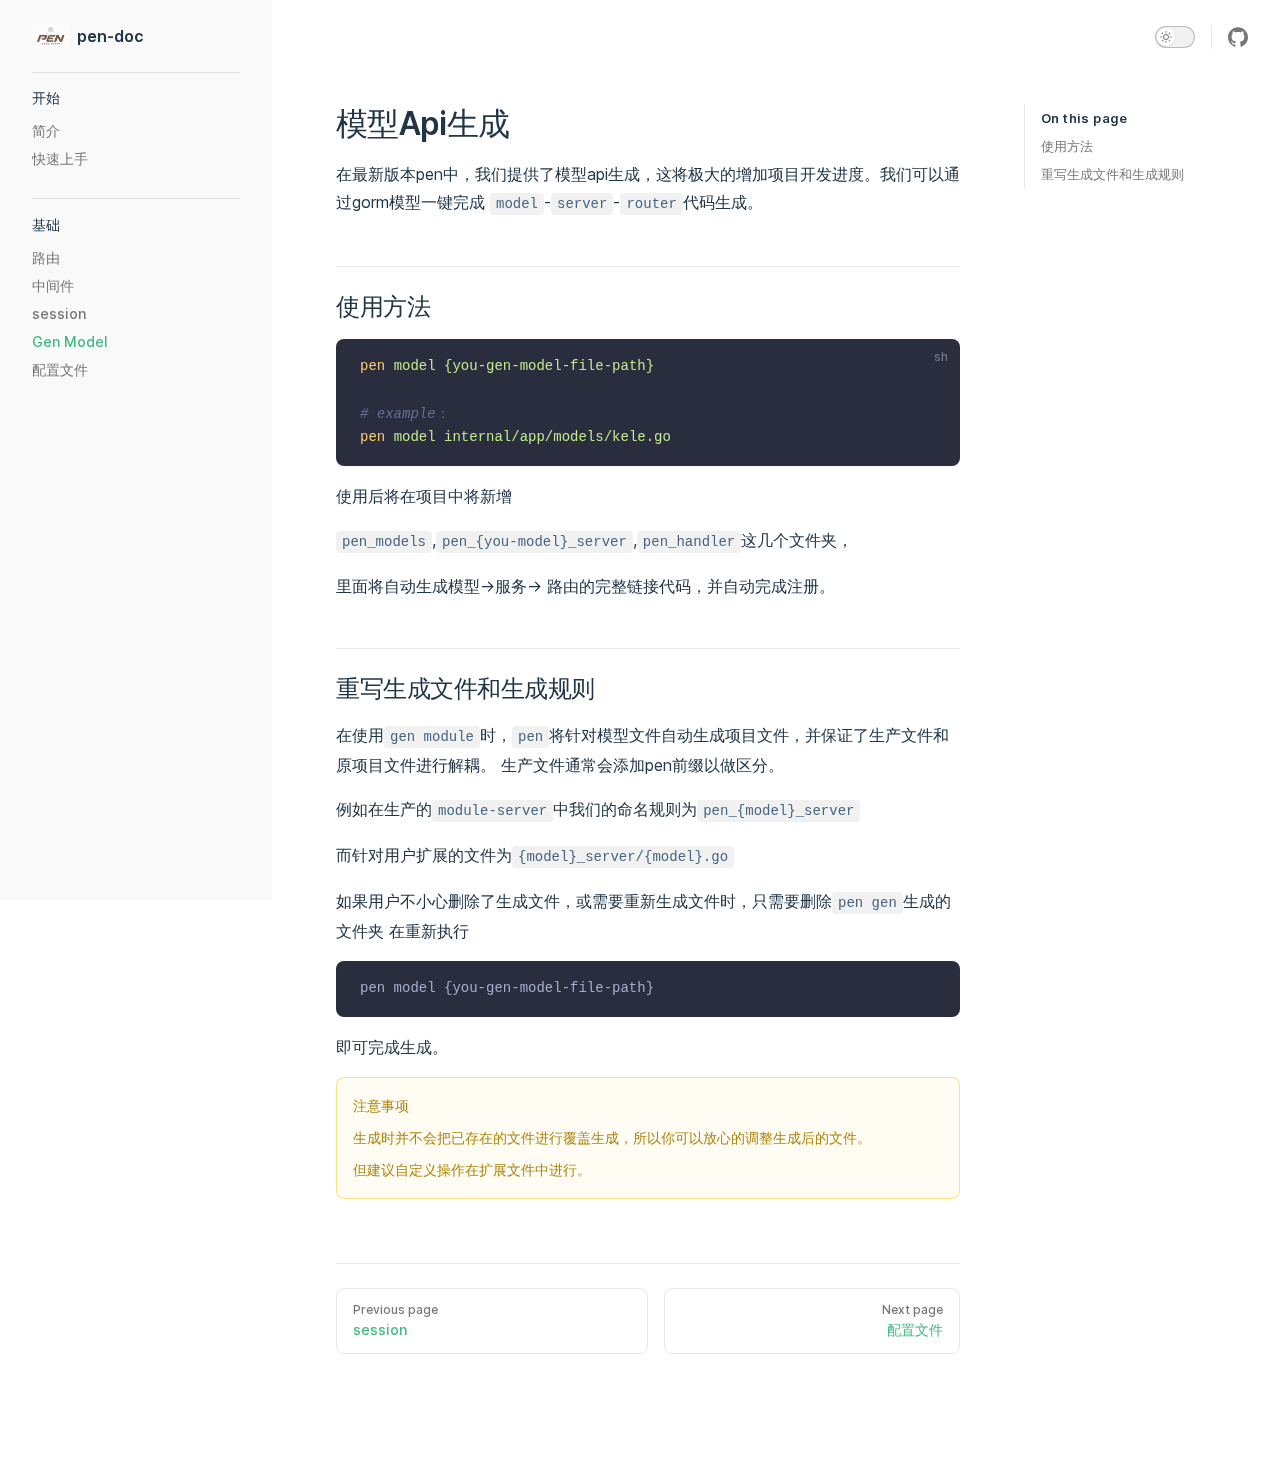
<file: pen-doc/temps/gen-model.html>
<!DOCTYPE html>
<html lang="en-US">
  <head>
    <meta charset="utf-8">
    <meta name="viewport" content="width=device-width,initial-scale=1">
    <title>模型Api生成 | pen-doc</title>
    <meta name="description" content="pen document project.">
    <link rel="preload stylesheet" href="/pen-doc/assets/style.c1835e32.css" as="style">
    <link rel="modulepreload" href="/pen-doc/assets/app.12811cf7.js">
    <link rel="modulepreload" href="/pen-doc/assets/temps_gen-model.md.04035a3f.lean.js">
    
    <link rel="icon" href="/pen-doc/icon.png" type="image/png">
  <script id="check-dark-light">(()=>{const e=localStorage.getItem("vitepress-theme-appearance")||"",a=window.matchMedia("(prefers-color-scheme: dark)").matches;(!e||e==="auto"?a:e==="dark")&&document.documentElement.classList.add("dark")})();</script>
  </head>
  <body>
    <div id="app"><div class="Layout" data-v-5211c0b1><!--[--><!--]--><!--[--><span tabindex="-1" data-v-151f2593></span><a href="#VPContent" class="VPSkipLink visually-hidden" data-v-151f2593> Skip to content </a><!--]--><!----><header class="VPNav" data-v-5211c0b1 data-v-8c0a9870><div class="VPNavBar has-sidebar" data-v-8c0a9870 data-v-1bbed88e><div class="container" data-v-1bbed88e><div class="VPNavBarTitle has-sidebar" data-v-1bbed88e data-v-d5925166><a class="title" href="/pen-doc/" data-v-d5925166><!--[--><!--]--><!--[--><img class="VPImage logo" src="/pen-doc/icon.png" alt data-v-6db2186b><!--]--><!--[-->pen-doc<!--]--><!--[--><!--]--></a></div><div class="content" data-v-1bbed88e><!--[--><!--]--><!----><!----><!----><div class="VPNavBarAppearance appearance" data-v-1bbed88e data-v-a3e7452b><button class="VPSwitch VPSwitchAppearance" type="button" role="switch" aria-label="toggle dark mode" aria-checked="false" data-v-a3e7452b data-v-481098f9 data-v-eba7420e><span class="check" data-v-eba7420e><span class="icon" data-v-eba7420e><!--[--><svg xmlns="http://www.w3.org/2000/svg" aria-hidden="true" focusable="false" viewbox="0 0 24 24" class="sun" data-v-481098f9><path d="M12,18c-3.3,0-6-2.7-6-6s2.7-6,6-6s6,2.7,6,6S15.3,18,12,18zM12,8c-2.2,0-4,1.8-4,4c0,2.2,1.8,4,4,4c2.2,0,4-1.8,4-4C16,9.8,14.2,8,12,8z"></path><path d="M12,4c-0.6,0-1-0.4-1-1V1c0-0.6,0.4-1,1-1s1,0.4,1,1v2C13,3.6,12.6,4,12,4z"></path><path d="M12,24c-0.6,0-1-0.4-1-1v-2c0-0.6,0.4-1,1-1s1,0.4,1,1v2C13,23.6,12.6,24,12,24z"></path><path d="M5.6,6.6c-0.3,0-0.5-0.1-0.7-0.3L3.5,4.9c-0.4-0.4-0.4-1,0-1.4s1-0.4,1.4,0l1.4,1.4c0.4,0.4,0.4,1,0,1.4C6.2,6.5,5.9,6.6,5.6,6.6z"></path><path d="M19.8,20.8c-0.3,0-0.5-0.1-0.7-0.3l-1.4-1.4c-0.4-0.4-0.4-1,0-1.4s1-0.4,1.4,0l1.4,1.4c0.4,0.4,0.4,1,0,1.4C20.3,20.7,20,20.8,19.8,20.8z"></path><path d="M3,13H1c-0.6,0-1-0.4-1-1s0.4-1,1-1h2c0.6,0,1,0.4,1,1S3.6,13,3,13z"></path><path d="M23,13h-2c-0.6,0-1-0.4-1-1s0.4-1,1-1h2c0.6,0,1,0.4,1,1S23.6,13,23,13z"></path><path d="M4.2,20.8c-0.3,0-0.5-0.1-0.7-0.3c-0.4-0.4-0.4-1,0-1.4l1.4-1.4c0.4-0.4,1-0.4,1.4,0s0.4,1,0,1.4l-1.4,1.4C4.7,20.7,4.5,20.8,4.2,20.8z"></path><path d="M18.4,6.6c-0.3,0-0.5-0.1-0.7-0.3c-0.4-0.4-0.4-1,0-1.4l1.4-1.4c0.4-0.4,1-0.4,1.4,0s0.4,1,0,1.4l-1.4,1.4C18.9,6.5,18.6,6.6,18.4,6.6z"></path></svg><svg xmlns="http://www.w3.org/2000/svg" aria-hidden="true" focusable="false" viewbox="0 0 24 24" class="moon" data-v-481098f9><path d="M12.1,22c-0.3,0-0.6,0-0.9,0c-5.5-0.5-9.5-5.4-9-10.9c0.4-4.8,4.2-8.6,9-9c0.4,0,0.8,0.2,1,0.5c0.2,0.3,0.2,0.8-0.1,1.1c-2,2.7-1.4,6.4,1.3,8.4c2.1,1.6,5,1.6,7.1,0c0.3-0.2,0.7-0.3,1.1-0.1c0.3,0.2,0.5,0.6,0.5,1c-0.2,2.7-1.5,5.1-3.6,6.8C16.6,21.2,14.4,22,12.1,22zM9.3,4.4c-2.9,1-5,3.6-5.2,6.8c-0.4,4.4,2.8,8.3,7.2,8.7c2.1,0.2,4.2-0.4,5.8-1.8c1.1-0.9,1.9-2.1,2.4-3.4c-2.5,0.9-5.3,0.5-7.5-1.1C9.2,11.4,8.1,7.7,9.3,4.4z"></path></svg><!--]--></span></span></button></div><div class="VPSocialLinks VPNavBarSocialLinks social-links" data-v-1bbed88e data-v-738bef5a data-v-f6988cfb><!--[--><a class="VPSocialLink" href="https://github.com/rr13k/pen" target="_blank" rel="noopener" data-v-f6988cfb data-v-e57698f6><svg role="img" viewBox="0 0 24 24" xmlns="http://www.w3.org/2000/svg"><title>GitHub</title><path d="M12 .297c-6.63 0-12 5.373-12 12 0 5.303 3.438 9.8 8.205 11.385.6.113.82-.258.82-.577 0-.285-.01-1.04-.015-2.04-3.338.724-4.042-1.61-4.042-1.61C4.422 18.07 3.633 17.7 3.633 17.7c-1.087-.744.084-.729.084-.729 1.205.084 1.838 1.236 1.838 1.236 1.07 1.835 2.809 1.305 3.495.998.108-.776.417-1.305.76-1.605-2.665-.3-5.466-1.332-5.466-5.93 0-1.31.465-2.38 1.235-3.22-.135-.303-.54-1.523.105-3.176 0 0 1.005-.322 3.3 1.23.96-.267 1.98-.399 3-.405 1.02.006 2.04.138 3 .405 2.28-1.552 3.285-1.23 3.285-1.23.645 1.653.24 2.873.12 3.176.765.84 1.23 1.91 1.23 3.22 0 4.61-2.805 5.625-5.475 5.92.42.36.81 1.096.81 2.22 0 1.606-.015 2.896-.015 3.286 0 .315.21.69.825.57C20.565 22.092 24 17.592 24 12.297c0-6.627-5.373-12-12-12"/></svg></a><!--]--></div><div class="VPFlyout VPNavBarExtra extra" data-v-1bbed88e data-v-e4361c82 data-v-6ffb57d3><button type="button" class="button" aria-haspopup="true" aria-expanded="false" aria-label="extra navigation" data-v-6ffb57d3><svg xmlns="http://www.w3.org/2000/svg" aria-hidden="true" focusable="false" viewbox="0 0 24 24" class="icon" data-v-6ffb57d3><circle cx="12" cy="12" r="2"></circle><circle cx="19" cy="12" r="2"></circle><circle cx="5" cy="12" r="2"></circle></svg></button><div class="menu" data-v-6ffb57d3><div class="VPMenu" data-v-6ffb57d3 data-v-1c5d0cfc><!----><!--[--><!--[--><!----><div class="group" data-v-e4361c82><div class="item appearance" data-v-e4361c82><p class="label" data-v-e4361c82>Appearance</p><div class="appearance-action" data-v-e4361c82><button class="VPSwitch VPSwitchAppearance" type="button" role="switch" aria-label="toggle dark mode" aria-checked="false" data-v-e4361c82 data-v-481098f9 data-v-eba7420e><span class="check" data-v-eba7420e><span class="icon" data-v-eba7420e><!--[--><svg xmlns="http://www.w3.org/2000/svg" aria-hidden="true" focusable="false" viewbox="0 0 24 24" class="sun" data-v-481098f9><path d="M12,18c-3.3,0-6-2.7-6-6s2.7-6,6-6s6,2.7,6,6S15.3,18,12,18zM12,8c-2.2,0-4,1.8-4,4c0,2.2,1.8,4,4,4c2.2,0,4-1.8,4-4C16,9.8,14.2,8,12,8z"></path><path d="M12,4c-0.6,0-1-0.4-1-1V1c0-0.6,0.4-1,1-1s1,0.4,1,1v2C13,3.6,12.6,4,12,4z"></path><path d="M12,24c-0.6,0-1-0.4-1-1v-2c0-0.6,0.4-1,1-1s1,0.4,1,1v2C13,23.6,12.6,24,12,24z"></path><path d="M5.6,6.6c-0.3,0-0.5-0.1-0.7-0.3L3.5,4.9c-0.4-0.4-0.4-1,0-1.4s1-0.4,1.4,0l1.4,1.4c0.4,0.4,0.4,1,0,1.4C6.2,6.5,5.9,6.6,5.6,6.6z"></path><path d="M19.8,20.8c-0.3,0-0.5-0.1-0.7-0.3l-1.4-1.4c-0.4-0.4-0.4-1,0-1.4s1-0.4,1.4,0l1.4,1.4c0.4,0.4,0.4,1,0,1.4C20.3,20.7,20,20.8,19.8,20.8z"></path><path d="M3,13H1c-0.6,0-1-0.4-1-1s0.4-1,1-1h2c0.6,0,1,0.4,1,1S3.6,13,3,13z"></path><path d="M23,13h-2c-0.6,0-1-0.4-1-1s0.4-1,1-1h2c0.6,0,1,0.4,1,1S23.6,13,23,13z"></path><path d="M4.2,20.8c-0.3,0-0.5-0.1-0.7-0.3c-0.4-0.4-0.4-1,0-1.4l1.4-1.4c0.4-0.4,1-0.4,1.4,0s0.4,1,0,1.4l-1.4,1.4C4.7,20.7,4.5,20.8,4.2,20.8z"></path><path d="M18.4,6.6c-0.3,0-0.5-0.1-0.7-0.3c-0.4-0.4-0.4-1,0-1.4l1.4-1.4c0.4-0.4,1-0.4,1.4,0s0.4,1,0,1.4l-1.4,1.4C18.9,6.5,18.6,6.6,18.4,6.6z"></path></svg><svg xmlns="http://www.w3.org/2000/svg" aria-hidden="true" focusable="false" viewbox="0 0 24 24" class="moon" data-v-481098f9><path d="M12.1,22c-0.3,0-0.6,0-0.9,0c-5.5-0.5-9.5-5.4-9-10.9c0.4-4.8,4.2-8.6,9-9c0.4,0,0.8,0.2,1,0.5c0.2,0.3,0.2,0.8-0.1,1.1c-2,2.7-1.4,6.4,1.3,8.4c2.1,1.6,5,1.6,7.1,0c0.3-0.2,0.7-0.3,1.1-0.1c0.3,0.2,0.5,0.6,0.5,1c-0.2,2.7-1.5,5.1-3.6,6.8C16.6,21.2,14.4,22,12.1,22zM9.3,4.4c-2.9,1-5,3.6-5.2,6.8c-0.4,4.4,2.8,8.3,7.2,8.7c2.1,0.2,4.2-0.4,5.8-1.8c1.1-0.9,1.9-2.1,2.4-3.4c-2.5,0.9-5.3,0.5-7.5-1.1C9.2,11.4,8.1,7.7,9.3,4.4z"></path></svg><!--]--></span></span></button></div></div></div><div class="group" data-v-e4361c82><div class="item social-links" data-v-e4361c82><div class="VPSocialLinks social-links-list" data-v-e4361c82 data-v-f6988cfb><!--[--><a class="VPSocialLink" href="https://github.com/rr13k/pen" target="_blank" rel="noopener" data-v-f6988cfb data-v-e57698f6><svg role="img" viewBox="0 0 24 24" xmlns="http://www.w3.org/2000/svg"><title>GitHub</title><path d="M12 .297c-6.63 0-12 5.373-12 12 0 5.303 3.438 9.8 8.205 11.385.6.113.82-.258.82-.577 0-.285-.01-1.04-.015-2.04-3.338.724-4.042-1.61-4.042-1.61C4.422 18.07 3.633 17.7 3.633 17.7c-1.087-.744.084-.729.084-.729 1.205.084 1.838 1.236 1.838 1.236 1.07 1.835 2.809 1.305 3.495.998.108-.776.417-1.305.76-1.605-2.665-.3-5.466-1.332-5.466-5.93 0-1.31.465-2.38 1.235-3.22-.135-.303-.54-1.523.105-3.176 0 0 1.005-.322 3.3 1.23.96-.267 1.98-.399 3-.405 1.02.006 2.04.138 3 .405 2.28-1.552 3.285-1.23 3.285-1.23.645 1.653.24 2.873.12 3.176.765.84 1.23 1.91 1.23 3.22 0 4.61-2.805 5.625-5.475 5.92.42.36.81 1.096.81 2.22 0 1.606-.015 2.896-.015 3.286 0 .315.21.69.825.57C20.565 22.092 24 17.592 24 12.297c0-6.627-5.373-12-12-12"/></svg></a><!--]--></div></div></div><!--]--><!--]--></div></div></div><!--[--><!--]--><button type="button" class="VPNavBarHamburger hamburger" aria-label="mobile navigation" aria-expanded="false" aria-controls="VPNavScreen" data-v-1bbed88e data-v-e5dd9c1c><span class="container" data-v-e5dd9c1c><span class="top" data-v-e5dd9c1c></span><span class="middle" data-v-e5dd9c1c></span><span class="bottom" data-v-e5dd9c1c></span></span></button></div></div></div><!----></header><div class="VPLocalNav" data-v-5211c0b1 data-v-b6162a8b><button class="menu" aria-expanded="false" aria-controls="VPSidebarNav" data-v-b6162a8b><svg xmlns="http://www.w3.org/2000/svg" aria-hidden="true" focusable="false" viewbox="0 0 24 24" class="menu-icon" data-v-b6162a8b><path d="M17,11H3c-0.6,0-1-0.4-1-1s0.4-1,1-1h14c0.6,0,1,0.4,1,1S17.6,11,17,11z"></path><path d="M21,7H3C2.4,7,2,6.6,2,6s0.4-1,1-1h18c0.6,0,1,0.4,1,1S21.6,7,21,7z"></path><path d="M21,15H3c-0.6,0-1-0.4-1-1s0.4-1,1-1h18c0.6,0,1,0.4,1,1S21.6,15,21,15z"></path><path d="M17,19H3c-0.6,0-1-0.4-1-1s0.4-1,1-1h14c0.6,0,1,0.4,1,1S17.6,19,17,19z"></path></svg><span class="menu-text" data-v-b6162a8b>Menu</span></button><a class="top-link" href="#" data-v-b6162a8b> Return to top </a></div><aside class="VPSidebar" data-v-5211c0b1 data-v-a186aa16><nav class="nav" id="VPSidebarNav" aria-labelledby="sidebar-aria-label" tabindex="-1" data-v-a186aa16><span class="visually-hidden" id="sidebar-aria-label" data-v-a186aa16> Sidebar Navigation </span><!--[--><!--]--><!--[--><div class="group" data-v-a186aa16><section class="VPSidebarGroup" data-v-a186aa16 data-v-6e45c352><div class="title" data-v-6e45c352><h2 class="title-text" data-v-6e45c352>开始</h2><div class="action" data-v-6e45c352><svg xmlns="http://www.w3.org/2000/svg" xmlns:xlink="http://www.w3.org/1999/xlink" viewbox="0 0 24 24" class="icon minus" data-v-6e45c352><path d="M19,2H5C3.3,2,2,3.3,2,5v14c0,1.7,1.3,3,3,3h14c1.7,0,3-1.3,3-3V5C22,3.3,20.7,2,19,2zM20,19c0,0.6-0.4,1-1,1H5c-0.6,0-1-0.4-1-1V5c0-0.6,0.4-1,1-1h14c0.6,0,1,0.4,1,1V19z"></path><path d="M16,11H8c-0.6,0-1,0.4-1,1s0.4,1,1,1h8c0.6,0,1-0.4,1-1S16.6,11,16,11z"></path></svg><svg version="1.1" xmlns="http://www.w3.org/2000/svg" viewbox="0 0 24 24" class="icon plus" data-v-6e45c352><path d="M19,2H5C3.3,2,2,3.3,2,5v14c0,1.7,1.3,3,3,3h14c1.7,0,3-1.3,3-3V5C22,3.3,20.7,2,19,2z M20,19c0,0.6-0.4,1-1,1H5c-0.6,0-1-0.4-1-1V5c0-0.6,0.4-1,1-1h14c0.6,0,1,0.4,1,1V19z"></path><path d="M16,11h-3V8c0-0.6-0.4-1-1-1s-1,0.4-1,1v3H8c-0.6,0-1,0.4-1,1s0.4,1,1,1h3v3c0,0.6,0.4,1,1,1s1-0.4,1-1v-3h3c0.6,0,1-0.4,1-1S16.6,11,16,11z"></path></svg></div></div><div class="items" data-v-6e45c352><!--[--><!--[--><a class="VPLink link link" href="/pen-doc/index.html" style="padding-left:0px;" tabindex="-1" data-v-70e2cdfb data-v-3c355974><!--[--><span class="link-text" data-v-70e2cdfb>简介</span><!--]--><!----></a><!----><!--]--><!--[--><a class="VPLink link link" href="/pen-doc/getting-started.html" style="padding-left:0px;" tabindex="-1" data-v-70e2cdfb data-v-3c355974><!--[--><span class="link-text" data-v-70e2cdfb>快速上手</span><!--]--><!----></a><!----><!--]--><!--]--></div></section></div><div class="group" data-v-a186aa16><section class="VPSidebarGroup" data-v-a186aa16 data-v-6e45c352><div class="title" data-v-6e45c352><h2 class="title-text" data-v-6e45c352>基础</h2><div class="action" data-v-6e45c352><svg xmlns="http://www.w3.org/2000/svg" xmlns:xlink="http://www.w3.org/1999/xlink" viewbox="0 0 24 24" class="icon minus" data-v-6e45c352><path d="M19,2H5C3.3,2,2,3.3,2,5v14c0,1.7,1.3,3,3,3h14c1.7,0,3-1.3,3-3V5C22,3.3,20.7,2,19,2zM20,19c0,0.6-0.4,1-1,1H5c-0.6,0-1-0.4-1-1V5c0-0.6,0.4-1,1-1h14c0.6,0,1,0.4,1,1V19z"></path><path d="M16,11H8c-0.6,0-1,0.4-1,1s0.4,1,1,1h8c0.6,0,1-0.4,1-1S16.6,11,16,11z"></path></svg><svg version="1.1" xmlns="http://www.w3.org/2000/svg" viewbox="0 0 24 24" class="icon plus" data-v-6e45c352><path d="M19,2H5C3.3,2,2,3.3,2,5v14c0,1.7,1.3,3,3,3h14c1.7,0,3-1.3,3-3V5C22,3.3,20.7,2,19,2z M20,19c0,0.6-0.4,1-1,1H5c-0.6,0-1-0.4-1-1V5c0-0.6,0.4-1,1-1h14c0.6,0,1,0.4,1,1V19z"></path><path d="M16,11h-3V8c0-0.6-0.4-1-1-1s-1,0.4-1,1v3H8c-0.6,0-1,0.4-1,1s0.4,1,1,1h3v3c0,0.6,0.4,1,1,1s1-0.4,1-1v-3h3c0.6,0,1-0.4,1-1S16.6,11,16,11z"></path></svg></div></div><div class="items" data-v-6e45c352><!--[--><!--[--><a class="VPLink link link" href="/pen-doc/temps/router.html" style="padding-left:0px;" tabindex="-1" data-v-70e2cdfb data-v-3c355974><!--[--><span class="link-text" data-v-70e2cdfb>路由</span><!--]--><!----></a><!----><!--]--><!--[--><a class="VPLink link link" href="/pen-doc/temps/plug.html" style="padding-left:0px;" tabindex="-1" data-v-70e2cdfb data-v-3c355974><!--[--><span class="link-text" data-v-70e2cdfb>中间件</span><!--]--><!----></a><!----><!--]--><!--[--><a class="VPLink link link" href="/pen-doc/temps/session.html" style="padding-left:0px;" tabindex="-1" data-v-70e2cdfb data-v-3c355974><!--[--><span class="link-text" data-v-70e2cdfb>session</span><!--]--><!----></a><!----><!--]--><!--[--><a class="VPLink link link active" href="/pen-doc/temps/gen-model.html" style="padding-left:0px;" tabindex="-1" data-v-70e2cdfb data-v-3c355974><!--[--><span class="link-text" data-v-70e2cdfb>Gen Model</span><!--]--><!----></a><!----><!--]--><!--[--><a class="VPLink link link" href="/pen-doc/temps/options.html" style="padding-left:0px;" tabindex="-1" data-v-70e2cdfb data-v-3c355974><!--[--><span class="link-text" data-v-70e2cdfb>配置文件</span><!--]--><!----></a><!----><!--]--><!--]--></div></section></div><!--]--><!--[--><!--]--></nav></aside><div class="VPContent has-sidebar" id="VPContent" data-v-5211c0b1 data-v-296cfad2><div class="VPDoc has-sidebar has-aside" data-v-296cfad2 data-v-cfb513e0><div class="container" data-v-cfb513e0><div class="aside" data-v-cfb513e0><div class="aside-curtain" data-v-cfb513e0></div><div class="aside-container" data-v-cfb513e0><div class="aside-content" data-v-cfb513e0><div class="VPDocAside" data-v-cfb513e0 data-v-afc4c1a1><!--[--><!--]--><!--[--><!--]--><div class="VPDocAsideOutline" data-v-afc4c1a1 data-v-2865c0b0><div class="content" data-v-2865c0b0><div class="outline-marker" data-v-2865c0b0></div><div class="outline-title" data-v-2865c0b0>On this page</div><nav aria-labelledby="doc-outline-aria-label" data-v-2865c0b0><span class="visually-hidden" id="doc-outline-aria-label" data-v-2865c0b0> Table of Contents for current page </span><ul class="root" data-v-2865c0b0 data-v-1188541a><!--[--><!--]--></ul></nav></div></div><!--[--><!--]--><div class="spacer" data-v-afc4c1a1></div><!--[--><!--]--><!----><!--[--><!--]--><!--[--><!--]--></div></div></div></div><div class="content" data-v-cfb513e0><div class="content-container" data-v-cfb513e0><!--[--><!--]--><main class="main" data-v-cfb513e0><div style="position:relative;" class="vp-doc _pen-doc_temps_gen-model" data-v-cfb513e0><div><h1 id="模型api生成" tabindex="-1">模型Api生成 <a class="header-anchor" href="#模型api生成" aria-hidden="true">#</a></h1><p>在最新版本pen中，我们提供了模型api生成，这将极大的增加项目开发进度。我们可以通过gorm模型一键完成 <code>model</code>-<code>server</code>-<code>router</code>代码生成。</p><h2 id="使用方法" tabindex="-1">使用方法 <a class="header-anchor" href="#使用方法" aria-hidden="true">#</a></h2><div class="language-sh"><button title="Copy Code" class="copy"></button><span class="lang">sh</span><pre class="shiki material-palenight"><code><span class="line"><span style="color:#FFCB6B;">pen</span><span style="color:#A6ACCD;"> </span><span style="color:#C3E88D;">model</span><span style="color:#A6ACCD;"> </span><span style="color:#C3E88D;">{you-gen-model-file-path}</span></span>
<span class="line"></span>
<span class="line"><span style="color:#676E95;font-style:italic;"># example：</span></span>
<span class="line"><span style="color:#FFCB6B;">pen</span><span style="color:#A6ACCD;"> </span><span style="color:#C3E88D;">model</span><span style="color:#A6ACCD;"> </span><span style="color:#C3E88D;">internal/app/models/kele.go</span><span style="color:#A6ACCD;"> </span></span>
<span class="line"></span></code></pre></div><p>使用后将在项目中将新增</p><p><code>pen_models</code>,<code>pen_{you-model}_server</code>,<code>pen_handler</code>这几个文件夹，</p><p>里面将自动生成模型-&gt;服务-&gt; 路由的完整链接代码，并自动完成注册。</p><h2 id="重写生成文件和生成规则" tabindex="-1">重写生成文件和生成规则 <a class="header-anchor" href="#重写生成文件和生成规则" aria-hidden="true">#</a></h2><p>在使用<code>gen module</code>时，<code>pen</code>将针对模型文件自动生成项目文件，并保证了生产文件和原项目文件进行解耦。 生产文件通常会添加pen前缀以做区分。</p><p>例如在生产的<code>module-server</code>中我们的命名规则为<code>pen_{model}_server</code></p><p>而针对用户扩展的文件为<code>{model}_server/{model}.go</code></p><p>如果用户不小心删除了生成文件，或需要重新生成文件时，只需要删除<code>pen gen</code>生成的文件夹 在重新执行</p><div class="language-"><button title="Copy Code" class="copy"></button><span class="lang"></span><pre class="shiki material-palenight"><code><span class="line"><span style="color:#A6ACCD;">pen model {you-gen-model-file-path}</span></span>
<span class="line"><span style="color:#A6ACCD;"></span></span></code></pre></div><p>即可完成生成。</p><div class="warning custom-block"><p class="custom-block-title">注意事项</p><p>生成时并不会把已存在的文件进行覆盖生成，所以你可以放心的调整生成后的文件。</p><p>但建议自定义操作在扩展文件中进行。</p></div></div></div></main><!--[--><!--]--><footer class="VPDocFooter" data-v-cfb513e0 data-v-21f75714><!----><div class="prev-next" data-v-21f75714><div class="pager" data-v-21f75714><a class="pager-link prev" href="/pen-doc/temps/session.html" data-v-21f75714><span class="desc" data-v-21f75714>Previous page</span><span class="title" data-v-21f75714>session</span></a></div><div class="has-prev pager" data-v-21f75714><a class="pager-link next" href="/pen-doc/temps/options.html" data-v-21f75714><span class="desc" data-v-21f75714>Next page</span><span class="title" data-v-21f75714>配置文件</span></a></div></div></footer><!--[--><!--]--></div></div></div></div></div><!----><!--[--><!--]--></div></div>
    <script>__VP_HASH_MAP__ = JSON.parse("{\"temps_options.md\":\"011d7326\",\"index.md\":\"1434dd99\",\"getting-started.md\":\"e1236bce\",\"temps_session.md\":\"824daacb\",\"temps_plug.md\":\"e68bfa76\",\"temps_router.md\":\"31dcdd6b\",\"temps_gen-model.md\":\"04035a3f\"}")</script>
    <script type="module" async src="/pen-doc/assets/app.12811cf7.js"></script>
    
  </body>
</html>
</file>
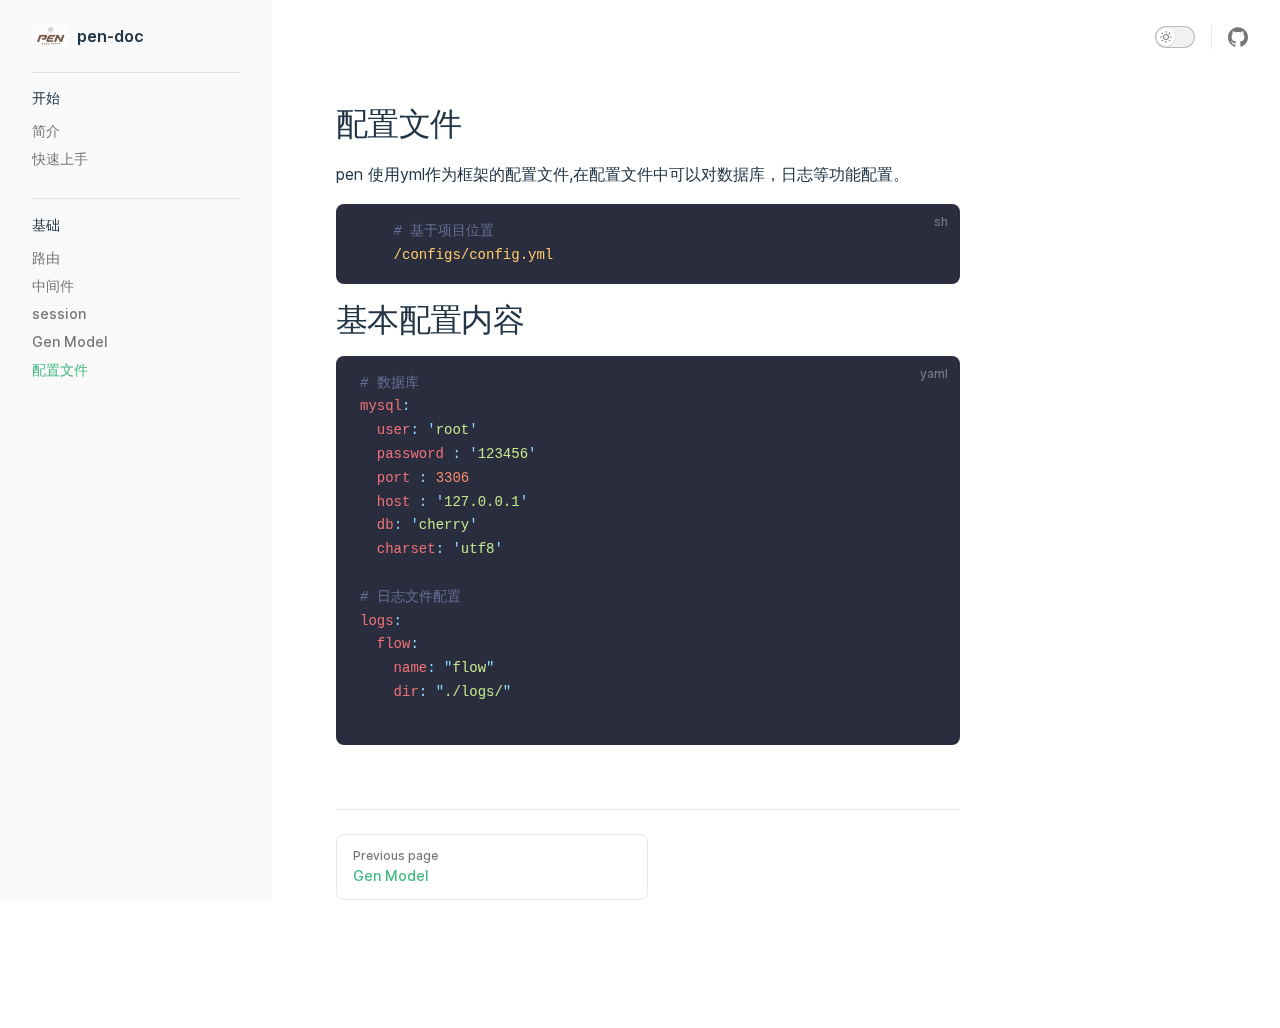
<file: pen-doc/temps/options.html>
<!DOCTYPE html>
<html lang="en-US">
  <head>
    <meta charset="utf-8">
    <meta name="viewport" content="width=device-width,initial-scale=1">
    <title>配置文件 | pen-doc</title>
    <meta name="description" content="pen document project.">
    <link rel="preload stylesheet" href="/pen-doc/assets/style.c1835e32.css" as="style">
    <link rel="modulepreload" href="/pen-doc/assets/app.12811cf7.js">
    <link rel="modulepreload" href="/pen-doc/assets/temps_options.md.011d7326.lean.js">
    
    <link rel="icon" href="/pen-doc/icon.png" type="image/png">
  <script id="check-dark-light">(()=>{const e=localStorage.getItem("vitepress-theme-appearance")||"",a=window.matchMedia("(prefers-color-scheme: dark)").matches;(!e||e==="auto"?a:e==="dark")&&document.documentElement.classList.add("dark")})();</script>
  </head>
  <body>
    <div id="app"><div class="Layout" data-v-5211c0b1><!--[--><!--]--><!--[--><span tabindex="-1" data-v-151f2593></span><a href="#VPContent" class="VPSkipLink visually-hidden" data-v-151f2593> Skip to content </a><!--]--><!----><header class="VPNav" data-v-5211c0b1 data-v-8c0a9870><div class="VPNavBar has-sidebar" data-v-8c0a9870 data-v-1bbed88e><div class="container" data-v-1bbed88e><div class="VPNavBarTitle has-sidebar" data-v-1bbed88e data-v-d5925166><a class="title" href="/pen-doc/" data-v-d5925166><!--[--><!--]--><!--[--><img class="VPImage logo" src="/pen-doc/icon.png" alt data-v-6db2186b><!--]--><!--[-->pen-doc<!--]--><!--[--><!--]--></a></div><div class="content" data-v-1bbed88e><!--[--><!--]--><!----><!----><!----><div class="VPNavBarAppearance appearance" data-v-1bbed88e data-v-a3e7452b><button class="VPSwitch VPSwitchAppearance" type="button" role="switch" aria-label="toggle dark mode" aria-checked="false" data-v-a3e7452b data-v-481098f9 data-v-eba7420e><span class="check" data-v-eba7420e><span class="icon" data-v-eba7420e><!--[--><svg xmlns="http://www.w3.org/2000/svg" aria-hidden="true" focusable="false" viewbox="0 0 24 24" class="sun" data-v-481098f9><path d="M12,18c-3.3,0-6-2.7-6-6s2.7-6,6-6s6,2.7,6,6S15.3,18,12,18zM12,8c-2.2,0-4,1.8-4,4c0,2.2,1.8,4,4,4c2.2,0,4-1.8,4-4C16,9.8,14.2,8,12,8z"></path><path d="M12,4c-0.6,0-1-0.4-1-1V1c0-0.6,0.4-1,1-1s1,0.4,1,1v2C13,3.6,12.6,4,12,4z"></path><path d="M12,24c-0.6,0-1-0.4-1-1v-2c0-0.6,0.4-1,1-1s1,0.4,1,1v2C13,23.6,12.6,24,12,24z"></path><path d="M5.6,6.6c-0.3,0-0.5-0.1-0.7-0.3L3.5,4.9c-0.4-0.4-0.4-1,0-1.4s1-0.4,1.4,0l1.4,1.4c0.4,0.4,0.4,1,0,1.4C6.2,6.5,5.9,6.6,5.6,6.6z"></path><path d="M19.8,20.8c-0.3,0-0.5-0.1-0.7-0.3l-1.4-1.4c-0.4-0.4-0.4-1,0-1.4s1-0.4,1.4,0l1.4,1.4c0.4,0.4,0.4,1,0,1.4C20.3,20.7,20,20.8,19.8,20.8z"></path><path d="M3,13H1c-0.6,0-1-0.4-1-1s0.4-1,1-1h2c0.6,0,1,0.4,1,1S3.6,13,3,13z"></path><path d="M23,13h-2c-0.6,0-1-0.4-1-1s0.4-1,1-1h2c0.6,0,1,0.4,1,1S23.6,13,23,13z"></path><path d="M4.2,20.8c-0.3,0-0.5-0.1-0.7-0.3c-0.4-0.4-0.4-1,0-1.4l1.4-1.4c0.4-0.4,1-0.4,1.4,0s0.4,1,0,1.4l-1.4,1.4C4.7,20.7,4.5,20.8,4.2,20.8z"></path><path d="M18.4,6.6c-0.3,0-0.5-0.1-0.7-0.3c-0.4-0.4-0.4-1,0-1.4l1.4-1.4c0.4-0.4,1-0.4,1.4,0s0.4,1,0,1.4l-1.4,1.4C18.9,6.5,18.6,6.6,18.4,6.6z"></path></svg><svg xmlns="http://www.w3.org/2000/svg" aria-hidden="true" focusable="false" viewbox="0 0 24 24" class="moon" data-v-481098f9><path d="M12.1,22c-0.3,0-0.6,0-0.9,0c-5.5-0.5-9.5-5.4-9-10.9c0.4-4.8,4.2-8.6,9-9c0.4,0,0.8,0.2,1,0.5c0.2,0.3,0.2,0.8-0.1,1.1c-2,2.7-1.4,6.4,1.3,8.4c2.1,1.6,5,1.6,7.1,0c0.3-0.2,0.7-0.3,1.1-0.1c0.3,0.2,0.5,0.6,0.5,1c-0.2,2.7-1.5,5.1-3.6,6.8C16.6,21.2,14.4,22,12.1,22zM9.3,4.4c-2.9,1-5,3.6-5.2,6.8c-0.4,4.4,2.8,8.3,7.2,8.7c2.1,0.2,4.2-0.4,5.8-1.8c1.1-0.9,1.9-2.1,2.4-3.4c-2.5,0.9-5.3,0.5-7.5-1.1C9.2,11.4,8.1,7.7,9.3,4.4z"></path></svg><!--]--></span></span></button></div><div class="VPSocialLinks VPNavBarSocialLinks social-links" data-v-1bbed88e data-v-738bef5a data-v-f6988cfb><!--[--><a class="VPSocialLink" href="https://github.com/rr13k/pen" target="_blank" rel="noopener" data-v-f6988cfb data-v-e57698f6><svg role="img" viewBox="0 0 24 24" xmlns="http://www.w3.org/2000/svg"><title>GitHub</title><path d="M12 .297c-6.63 0-12 5.373-12 12 0 5.303 3.438 9.8 8.205 11.385.6.113.82-.258.82-.577 0-.285-.01-1.04-.015-2.04-3.338.724-4.042-1.61-4.042-1.61C4.422 18.07 3.633 17.7 3.633 17.7c-1.087-.744.084-.729.084-.729 1.205.084 1.838 1.236 1.838 1.236 1.07 1.835 2.809 1.305 3.495.998.108-.776.417-1.305.76-1.605-2.665-.3-5.466-1.332-5.466-5.93 0-1.31.465-2.38 1.235-3.22-.135-.303-.54-1.523.105-3.176 0 0 1.005-.322 3.3 1.23.96-.267 1.98-.399 3-.405 1.02.006 2.04.138 3 .405 2.28-1.552 3.285-1.23 3.285-1.23.645 1.653.24 2.873.12 3.176.765.84 1.23 1.91 1.23 3.22 0 4.61-2.805 5.625-5.475 5.92.42.36.81 1.096.81 2.22 0 1.606-.015 2.896-.015 3.286 0 .315.21.69.825.57C20.565 22.092 24 17.592 24 12.297c0-6.627-5.373-12-12-12"/></svg></a><!--]--></div><div class="VPFlyout VPNavBarExtra extra" data-v-1bbed88e data-v-e4361c82 data-v-6ffb57d3><button type="button" class="button" aria-haspopup="true" aria-expanded="false" aria-label="extra navigation" data-v-6ffb57d3><svg xmlns="http://www.w3.org/2000/svg" aria-hidden="true" focusable="false" viewbox="0 0 24 24" class="icon" data-v-6ffb57d3><circle cx="12" cy="12" r="2"></circle><circle cx="19" cy="12" r="2"></circle><circle cx="5" cy="12" r="2"></circle></svg></button><div class="menu" data-v-6ffb57d3><div class="VPMenu" data-v-6ffb57d3 data-v-1c5d0cfc><!----><!--[--><!--[--><!----><div class="group" data-v-e4361c82><div class="item appearance" data-v-e4361c82><p class="label" data-v-e4361c82>Appearance</p><div class="appearance-action" data-v-e4361c82><button class="VPSwitch VPSwitchAppearance" type="button" role="switch" aria-label="toggle dark mode" aria-checked="false" data-v-e4361c82 data-v-481098f9 data-v-eba7420e><span class="check" data-v-eba7420e><span class="icon" data-v-eba7420e><!--[--><svg xmlns="http://www.w3.org/2000/svg" aria-hidden="true" focusable="false" viewbox="0 0 24 24" class="sun" data-v-481098f9><path d="M12,18c-3.3,0-6-2.7-6-6s2.7-6,6-6s6,2.7,6,6S15.3,18,12,18zM12,8c-2.2,0-4,1.8-4,4c0,2.2,1.8,4,4,4c2.2,0,4-1.8,4-4C16,9.8,14.2,8,12,8z"></path><path d="M12,4c-0.6,0-1-0.4-1-1V1c0-0.6,0.4-1,1-1s1,0.4,1,1v2C13,3.6,12.6,4,12,4z"></path><path d="M12,24c-0.6,0-1-0.4-1-1v-2c0-0.6,0.4-1,1-1s1,0.4,1,1v2C13,23.6,12.6,24,12,24z"></path><path d="M5.6,6.6c-0.3,0-0.5-0.1-0.7-0.3L3.5,4.9c-0.4-0.4-0.4-1,0-1.4s1-0.4,1.4,0l1.4,1.4c0.4,0.4,0.4,1,0,1.4C6.2,6.5,5.9,6.6,5.6,6.6z"></path><path d="M19.8,20.8c-0.3,0-0.5-0.1-0.7-0.3l-1.4-1.4c-0.4-0.4-0.4-1,0-1.4s1-0.4,1.4,0l1.4,1.4c0.4,0.4,0.4,1,0,1.4C20.3,20.7,20,20.8,19.8,20.8z"></path><path d="M3,13H1c-0.6,0-1-0.4-1-1s0.4-1,1-1h2c0.6,0,1,0.4,1,1S3.6,13,3,13z"></path><path d="M23,13h-2c-0.6,0-1-0.4-1-1s0.4-1,1-1h2c0.6,0,1,0.4,1,1S23.6,13,23,13z"></path><path d="M4.2,20.8c-0.3,0-0.5-0.1-0.7-0.3c-0.4-0.4-0.4-1,0-1.4l1.4-1.4c0.4-0.4,1-0.4,1.4,0s0.4,1,0,1.4l-1.4,1.4C4.7,20.7,4.5,20.8,4.2,20.8z"></path><path d="M18.4,6.6c-0.3,0-0.5-0.1-0.7-0.3c-0.4-0.4-0.4-1,0-1.4l1.4-1.4c0.4-0.4,1-0.4,1.4,0s0.4,1,0,1.4l-1.4,1.4C18.9,6.5,18.6,6.6,18.4,6.6z"></path></svg><svg xmlns="http://www.w3.org/2000/svg" aria-hidden="true" focusable="false" viewbox="0 0 24 24" class="moon" data-v-481098f9><path d="M12.1,22c-0.3,0-0.6,0-0.9,0c-5.5-0.5-9.5-5.4-9-10.9c0.4-4.8,4.2-8.6,9-9c0.4,0,0.8,0.2,1,0.5c0.2,0.3,0.2,0.8-0.1,1.1c-2,2.7-1.4,6.4,1.3,8.4c2.1,1.6,5,1.6,7.1,0c0.3-0.2,0.7-0.3,1.1-0.1c0.3,0.2,0.5,0.6,0.5,1c-0.2,2.7-1.5,5.1-3.6,6.8C16.6,21.2,14.4,22,12.1,22zM9.3,4.4c-2.9,1-5,3.6-5.2,6.8c-0.4,4.4,2.8,8.3,7.2,8.7c2.1,0.2,4.2-0.4,5.8-1.8c1.1-0.9,1.9-2.1,2.4-3.4c-2.5,0.9-5.3,0.5-7.5-1.1C9.2,11.4,8.1,7.7,9.3,4.4z"></path></svg><!--]--></span></span></button></div></div></div><div class="group" data-v-e4361c82><div class="item social-links" data-v-e4361c82><div class="VPSocialLinks social-links-list" data-v-e4361c82 data-v-f6988cfb><!--[--><a class="VPSocialLink" href="https://github.com/rr13k/pen" target="_blank" rel="noopener" data-v-f6988cfb data-v-e57698f6><svg role="img" viewBox="0 0 24 24" xmlns="http://www.w3.org/2000/svg"><title>GitHub</title><path d="M12 .297c-6.63 0-12 5.373-12 12 0 5.303 3.438 9.8 8.205 11.385.6.113.82-.258.82-.577 0-.285-.01-1.04-.015-2.04-3.338.724-4.042-1.61-4.042-1.61C4.422 18.07 3.633 17.7 3.633 17.7c-1.087-.744.084-.729.084-.729 1.205.084 1.838 1.236 1.838 1.236 1.07 1.835 2.809 1.305 3.495.998.108-.776.417-1.305.76-1.605-2.665-.3-5.466-1.332-5.466-5.93 0-1.31.465-2.38 1.235-3.22-.135-.303-.54-1.523.105-3.176 0 0 1.005-.322 3.3 1.23.96-.267 1.98-.399 3-.405 1.02.006 2.04.138 3 .405 2.28-1.552 3.285-1.23 3.285-1.23.645 1.653.24 2.873.12 3.176.765.84 1.23 1.91 1.23 3.22 0 4.61-2.805 5.625-5.475 5.92.42.36.81 1.096.81 2.22 0 1.606-.015 2.896-.015 3.286 0 .315.21.69.825.57C20.565 22.092 24 17.592 24 12.297c0-6.627-5.373-12-12-12"/></svg></a><!--]--></div></div></div><!--]--><!--]--></div></div></div><!--[--><!--]--><button type="button" class="VPNavBarHamburger hamburger" aria-label="mobile navigation" aria-expanded="false" aria-controls="VPNavScreen" data-v-1bbed88e data-v-e5dd9c1c><span class="container" data-v-e5dd9c1c><span class="top" data-v-e5dd9c1c></span><span class="middle" data-v-e5dd9c1c></span><span class="bottom" data-v-e5dd9c1c></span></span></button></div></div></div><!----></header><div class="VPLocalNav" data-v-5211c0b1 data-v-b6162a8b><button class="menu" aria-expanded="false" aria-controls="VPSidebarNav" data-v-b6162a8b><svg xmlns="http://www.w3.org/2000/svg" aria-hidden="true" focusable="false" viewbox="0 0 24 24" class="menu-icon" data-v-b6162a8b><path d="M17,11H3c-0.6,0-1-0.4-1-1s0.4-1,1-1h14c0.6,0,1,0.4,1,1S17.6,11,17,11z"></path><path d="M21,7H3C2.4,7,2,6.6,2,6s0.4-1,1-1h18c0.6,0,1,0.4,1,1S21.6,7,21,7z"></path><path d="M21,15H3c-0.6,0-1-0.4-1-1s0.4-1,1-1h18c0.6,0,1,0.4,1,1S21.6,15,21,15z"></path><path d="M17,19H3c-0.6,0-1-0.4-1-1s0.4-1,1-1h14c0.6,0,1,0.4,1,1S17.6,19,17,19z"></path></svg><span class="menu-text" data-v-b6162a8b>Menu</span></button><a class="top-link" href="#" data-v-b6162a8b> Return to top </a></div><aside class="VPSidebar" data-v-5211c0b1 data-v-a186aa16><nav class="nav" id="VPSidebarNav" aria-labelledby="sidebar-aria-label" tabindex="-1" data-v-a186aa16><span class="visually-hidden" id="sidebar-aria-label" data-v-a186aa16> Sidebar Navigation </span><!--[--><!--]--><!--[--><div class="group" data-v-a186aa16><section class="VPSidebarGroup" data-v-a186aa16 data-v-6e45c352><div class="title" data-v-6e45c352><h2 class="title-text" data-v-6e45c352>开始</h2><div class="action" data-v-6e45c352><svg xmlns="http://www.w3.org/2000/svg" xmlns:xlink="http://www.w3.org/1999/xlink" viewbox="0 0 24 24" class="icon minus" data-v-6e45c352><path d="M19,2H5C3.3,2,2,3.3,2,5v14c0,1.7,1.3,3,3,3h14c1.7,0,3-1.3,3-3V5C22,3.3,20.7,2,19,2zM20,19c0,0.6-0.4,1-1,1H5c-0.6,0-1-0.4-1-1V5c0-0.6,0.4-1,1-1h14c0.6,0,1,0.4,1,1V19z"></path><path d="M16,11H8c-0.6,0-1,0.4-1,1s0.4,1,1,1h8c0.6,0,1-0.4,1-1S16.6,11,16,11z"></path></svg><svg version="1.1" xmlns="http://www.w3.org/2000/svg" viewbox="0 0 24 24" class="icon plus" data-v-6e45c352><path d="M19,2H5C3.3,2,2,3.3,2,5v14c0,1.7,1.3,3,3,3h14c1.7,0,3-1.3,3-3V5C22,3.3,20.7,2,19,2z M20,19c0,0.6-0.4,1-1,1H5c-0.6,0-1-0.4-1-1V5c0-0.6,0.4-1,1-1h14c0.6,0,1,0.4,1,1V19z"></path><path d="M16,11h-3V8c0-0.6-0.4-1-1-1s-1,0.4-1,1v3H8c-0.6,0-1,0.4-1,1s0.4,1,1,1h3v3c0,0.6,0.4,1,1,1s1-0.4,1-1v-3h3c0.6,0,1-0.4,1-1S16.6,11,16,11z"></path></svg></div></div><div class="items" data-v-6e45c352><!--[--><!--[--><a class="VPLink link link" href="/pen-doc/index.html" style="padding-left:0px;" tabindex="-1" data-v-70e2cdfb data-v-3c355974><!--[--><span class="link-text" data-v-70e2cdfb>简介</span><!--]--><!----></a><!----><!--]--><!--[--><a class="VPLink link link" href="/pen-doc/getting-started.html" style="padding-left:0px;" tabindex="-1" data-v-70e2cdfb data-v-3c355974><!--[--><span class="link-text" data-v-70e2cdfb>快速上手</span><!--]--><!----></a><!----><!--]--><!--]--></div></section></div><div class="group" data-v-a186aa16><section class="VPSidebarGroup" data-v-a186aa16 data-v-6e45c352><div class="title" data-v-6e45c352><h2 class="title-text" data-v-6e45c352>基础</h2><div class="action" data-v-6e45c352><svg xmlns="http://www.w3.org/2000/svg" xmlns:xlink="http://www.w3.org/1999/xlink" viewbox="0 0 24 24" class="icon minus" data-v-6e45c352><path d="M19,2H5C3.3,2,2,3.3,2,5v14c0,1.7,1.3,3,3,3h14c1.7,0,3-1.3,3-3V5C22,3.3,20.7,2,19,2zM20,19c0,0.6-0.4,1-1,1H5c-0.6,0-1-0.4-1-1V5c0-0.6,0.4-1,1-1h14c0.6,0,1,0.4,1,1V19z"></path><path d="M16,11H8c-0.6,0-1,0.4-1,1s0.4,1,1,1h8c0.6,0,1-0.4,1-1S16.6,11,16,11z"></path></svg><svg version="1.1" xmlns="http://www.w3.org/2000/svg" viewbox="0 0 24 24" class="icon plus" data-v-6e45c352><path d="M19,2H5C3.3,2,2,3.3,2,5v14c0,1.7,1.3,3,3,3h14c1.7,0,3-1.3,3-3V5C22,3.3,20.7,2,19,2z M20,19c0,0.6-0.4,1-1,1H5c-0.6,0-1-0.4-1-1V5c0-0.6,0.4-1,1-1h14c0.6,0,1,0.4,1,1V19z"></path><path d="M16,11h-3V8c0-0.6-0.4-1-1-1s-1,0.4-1,1v3H8c-0.6,0-1,0.4-1,1s0.4,1,1,1h3v3c0,0.6,0.4,1,1,1s1-0.4,1-1v-3h3c0.6,0,1-0.4,1-1S16.6,11,16,11z"></path></svg></div></div><div class="items" data-v-6e45c352><!--[--><!--[--><a class="VPLink link link" href="/pen-doc/temps/router.html" style="padding-left:0px;" tabindex="-1" data-v-70e2cdfb data-v-3c355974><!--[--><span class="link-text" data-v-70e2cdfb>路由</span><!--]--><!----></a><!----><!--]--><!--[--><a class="VPLink link link" href="/pen-doc/temps/plug.html" style="padding-left:0px;" tabindex="-1" data-v-70e2cdfb data-v-3c355974><!--[--><span class="link-text" data-v-70e2cdfb>中间件</span><!--]--><!----></a><!----><!--]--><!--[--><a class="VPLink link link" href="/pen-doc/temps/session.html" style="padding-left:0px;" tabindex="-1" data-v-70e2cdfb data-v-3c355974><!--[--><span class="link-text" data-v-70e2cdfb>session</span><!--]--><!----></a><!----><!--]--><!--[--><a class="VPLink link link" href="/pen-doc/temps/gen-model.html" style="padding-left:0px;" tabindex="-1" data-v-70e2cdfb data-v-3c355974><!--[--><span class="link-text" data-v-70e2cdfb>Gen Model</span><!--]--><!----></a><!----><!--]--><!--[--><a class="VPLink link link active" href="/pen-doc/temps/options.html" style="padding-left:0px;" tabindex="-1" data-v-70e2cdfb data-v-3c355974><!--[--><span class="link-text" data-v-70e2cdfb>配置文件</span><!--]--><!----></a><!----><!--]--><!--]--></div></section></div><!--]--><!--[--><!--]--></nav></aside><div class="VPContent has-sidebar" id="VPContent" data-v-5211c0b1 data-v-296cfad2><div class="VPDoc has-sidebar has-aside" data-v-296cfad2 data-v-cfb513e0><div class="container" data-v-cfb513e0><div class="aside" data-v-cfb513e0><div class="aside-curtain" data-v-cfb513e0></div><div class="aside-container" data-v-cfb513e0><div class="aside-content" data-v-cfb513e0><div class="VPDocAside" data-v-cfb513e0 data-v-afc4c1a1><!--[--><!--]--><!--[--><!--]--><div class="VPDocAsideOutline" data-v-afc4c1a1 data-v-2865c0b0><div class="content" data-v-2865c0b0><div class="outline-marker" data-v-2865c0b0></div><div class="outline-title" data-v-2865c0b0>On this page</div><nav aria-labelledby="doc-outline-aria-label" data-v-2865c0b0><span class="visually-hidden" id="doc-outline-aria-label" data-v-2865c0b0> Table of Contents for current page </span><ul class="root" data-v-2865c0b0 data-v-1188541a><!--[--><!--]--></ul></nav></div></div><!--[--><!--]--><div class="spacer" data-v-afc4c1a1></div><!--[--><!--]--><!----><!--[--><!--]--><!--[--><!--]--></div></div></div></div><div class="content" data-v-cfb513e0><div class="content-container" data-v-cfb513e0><!--[--><!--]--><main class="main" data-v-cfb513e0><div style="position:relative;" class="vp-doc _pen-doc_temps_options" data-v-cfb513e0><div><h1 id="配置文件" tabindex="-1">配置文件 <a class="header-anchor" href="#配置文件" aria-hidden="true">#</a></h1><p>pen 使用yml作为框架的配置文件,在配置文件中可以对数据库，日志等功能配置。</p><div class="language-sh"><button title="Copy Code" class="copy"></button><span class="lang">sh</span><pre class="shiki material-palenight"><code><span class="line"><span style="color:#A6ACCD;">    </span><span style="color:#676E95;font-style:italic;"># 基于项目位置</span></span>
<span class="line"><span style="color:#A6ACCD;">    </span><span style="color:#FFCB6B;">/configs/config.yml</span></span>
<span class="line"></span></code></pre></div><h1 id="基本配置内容" tabindex="-1">基本配置内容 <a class="header-anchor" href="#基本配置内容" aria-hidden="true">#</a></h1><div class="language-yaml"><button title="Copy Code" class="copy"></button><span class="lang">yaml</span><pre class="shiki material-palenight"><code><span class="line"><span style="color:#676E95;font-style:italic;"># 数据库</span></span>
<span class="line"><span style="color:#F07178;">mysql</span><span style="color:#89DDFF;">:</span></span>
<span class="line"><span style="color:#A6ACCD;">  </span><span style="color:#F07178;">user</span><span style="color:#89DDFF;">:</span><span style="color:#A6ACCD;"> </span><span style="color:#89DDFF;">&#39;</span><span style="color:#C3E88D;">root</span><span style="color:#89DDFF;">&#39;</span></span>
<span class="line"><span style="color:#A6ACCD;">  </span><span style="color:#F07178;">password</span><span style="color:#A6ACCD;"> </span><span style="color:#89DDFF;">:</span><span style="color:#A6ACCD;"> </span><span style="color:#89DDFF;">&#39;</span><span style="color:#C3E88D;">123456</span><span style="color:#89DDFF;">&#39;</span></span>
<span class="line"><span style="color:#A6ACCD;">  </span><span style="color:#F07178;">port</span><span style="color:#A6ACCD;"> </span><span style="color:#89DDFF;">:</span><span style="color:#A6ACCD;"> </span><span style="color:#F78C6C;">3306</span></span>
<span class="line"><span style="color:#A6ACCD;">  </span><span style="color:#F07178;">host</span><span style="color:#A6ACCD;"> </span><span style="color:#89DDFF;">:</span><span style="color:#A6ACCD;"> </span><span style="color:#89DDFF;">&#39;</span><span style="color:#C3E88D;">127.0.0.1</span><span style="color:#89DDFF;">&#39;</span></span>
<span class="line"><span style="color:#A6ACCD;">  </span><span style="color:#F07178;">db</span><span style="color:#89DDFF;">:</span><span style="color:#A6ACCD;"> </span><span style="color:#89DDFF;">&#39;</span><span style="color:#C3E88D;">cherry</span><span style="color:#89DDFF;">&#39;</span></span>
<span class="line"><span style="color:#A6ACCD;">  </span><span style="color:#F07178;">charset</span><span style="color:#89DDFF;">:</span><span style="color:#A6ACCD;"> </span><span style="color:#89DDFF;">&#39;</span><span style="color:#C3E88D;">utf8</span><span style="color:#89DDFF;">&#39;</span></span>
<span class="line"></span>
<span class="line"><span style="color:#676E95;font-style:italic;"># 日志文件配置</span></span>
<span class="line"><span style="color:#F07178;">logs</span><span style="color:#89DDFF;">:</span></span>
<span class="line"><span style="color:#A6ACCD;">  </span><span style="color:#F07178;">flow</span><span style="color:#89DDFF;">:</span></span>
<span class="line"><span style="color:#A6ACCD;">    </span><span style="color:#F07178;">name</span><span style="color:#89DDFF;">:</span><span style="color:#A6ACCD;"> </span><span style="color:#89DDFF;">&quot;</span><span style="color:#C3E88D;">flow</span><span style="color:#89DDFF;">&quot;</span></span>
<span class="line"><span style="color:#A6ACCD;">    </span><span style="color:#F07178;">dir</span><span style="color:#89DDFF;">:</span><span style="color:#A6ACCD;"> </span><span style="color:#89DDFF;">&quot;</span><span style="color:#C3E88D;">./logs/</span><span style="color:#89DDFF;">&quot;</span></span>
<span class="line"></span>
<span class="line"></span></code></pre></div></div></div></main><!--[--><!--]--><footer class="VPDocFooter" data-v-cfb513e0 data-v-21f75714><!----><div class="prev-next" data-v-21f75714><div class="pager" data-v-21f75714><a class="pager-link prev" href="/pen-doc/temps/gen-model.html" data-v-21f75714><span class="desc" data-v-21f75714>Previous page</span><span class="title" data-v-21f75714>Gen Model</span></a></div><div class="has-prev pager" data-v-21f75714><!----></div></div></footer><!--[--><!--]--></div></div></div></div></div><!----><!--[--><!--]--></div></div>
    <script>__VP_HASH_MAP__ = JSON.parse("{\"temps_options.md\":\"011d7326\",\"index.md\":\"1434dd99\",\"getting-started.md\":\"e1236bce\",\"temps_session.md\":\"824daacb\",\"temps_plug.md\":\"e68bfa76\",\"temps_router.md\":\"31dcdd6b\",\"temps_gen-model.md\":\"04035a3f\"}")</script>
    <script type="module" async src="/pen-doc/assets/app.12811cf7.js"></script>
    
  </body>
</html>
</file>
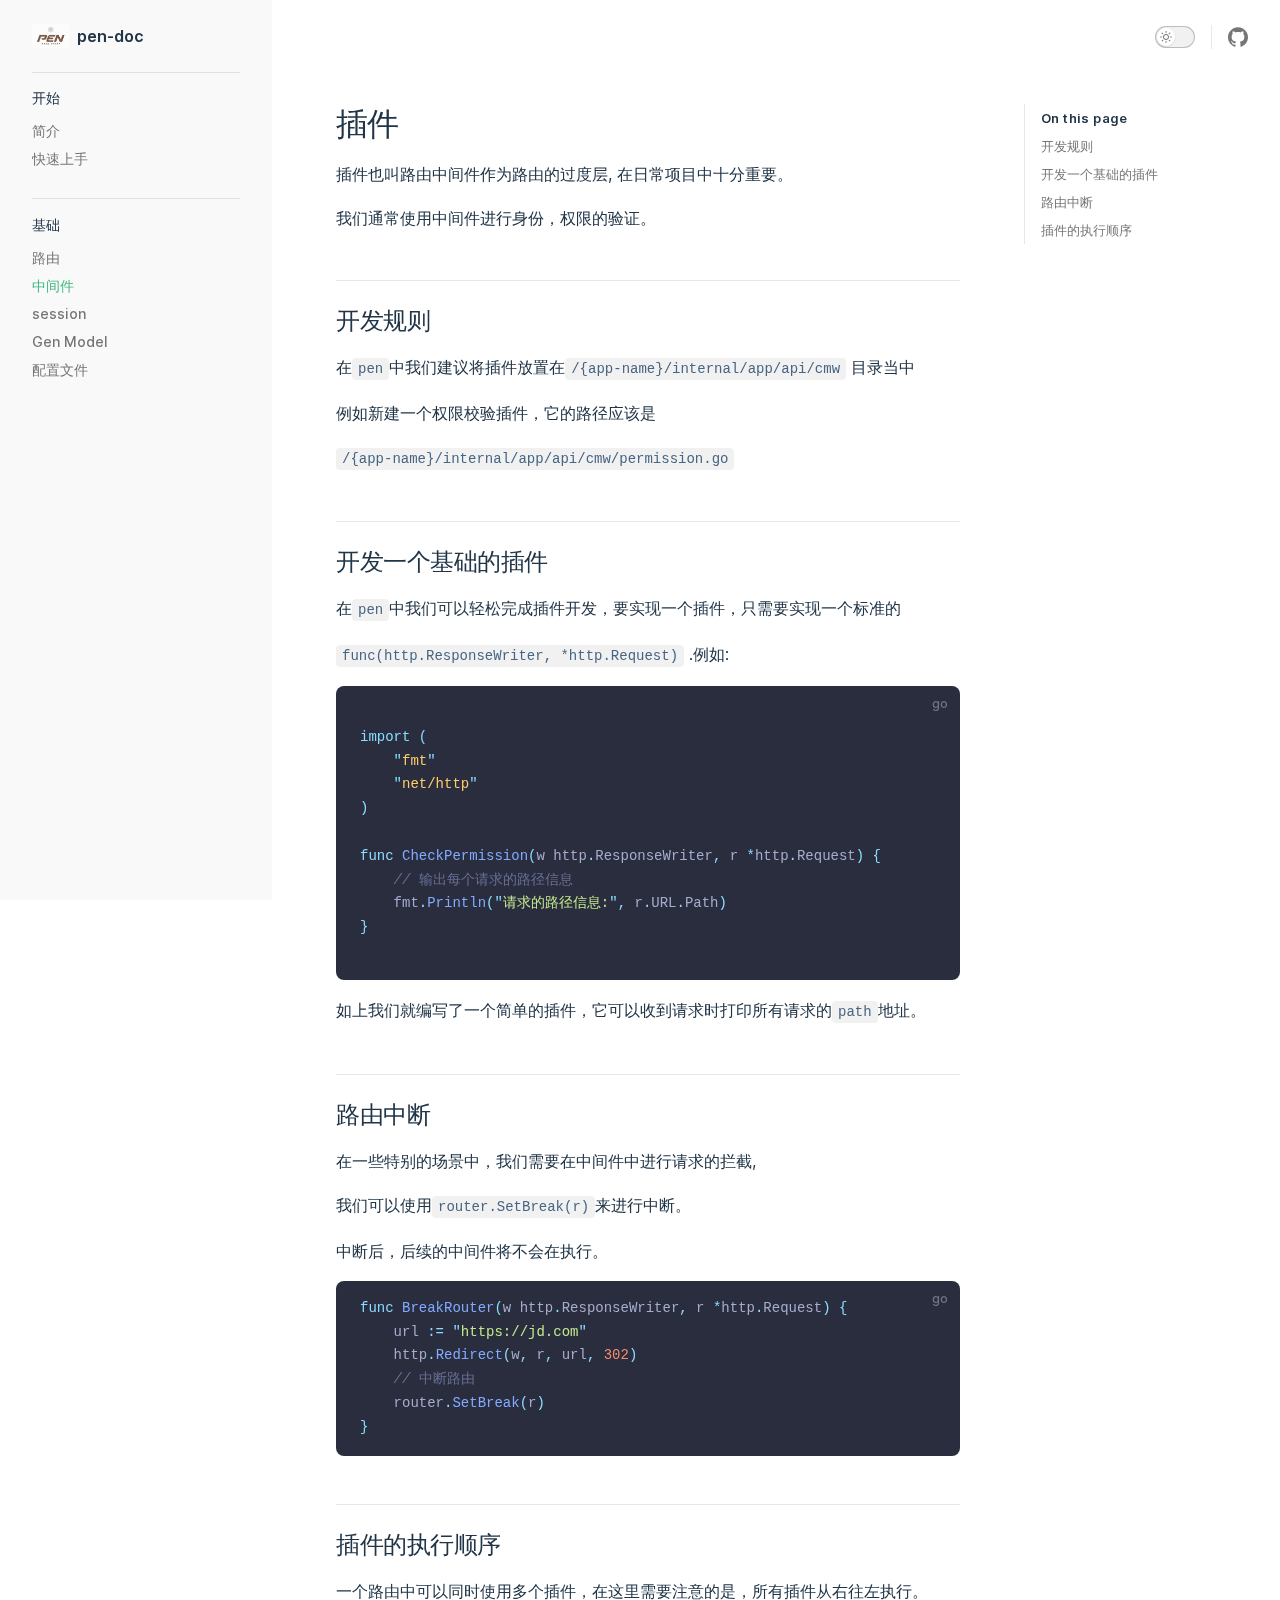
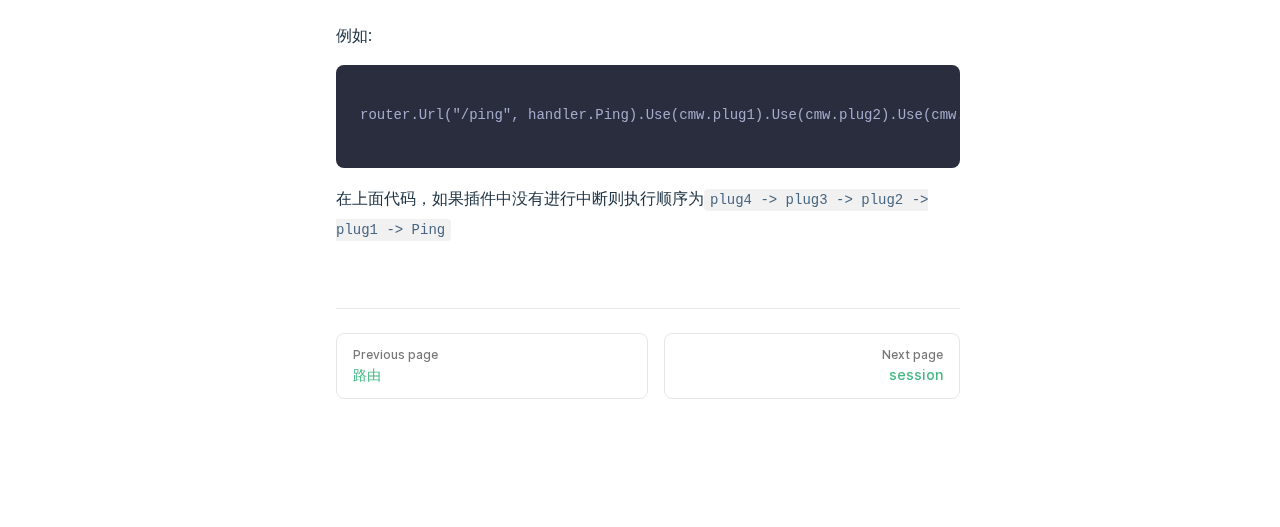
<file: pen-doc/temps/plug.html>
<!DOCTYPE html>
<html lang="en-US">
  <head>
    <meta charset="utf-8">
    <meta name="viewport" content="width=device-width,initial-scale=1">
    <title>插件 | pen-doc</title>
    <meta name="description" content="pen document project.">
    <link rel="preload stylesheet" href="/pen-doc/assets/style.c1835e32.css" as="style">
    <link rel="modulepreload" href="/pen-doc/assets/app.12811cf7.js">
    <link rel="modulepreload" href="/pen-doc/assets/temps_plug.md.e68bfa76.lean.js">
    
    <link rel="icon" href="/pen-doc/icon.png" type="image/png">
  <script id="check-dark-light">(()=>{const e=localStorage.getItem("vitepress-theme-appearance")||"",a=window.matchMedia("(prefers-color-scheme: dark)").matches;(!e||e==="auto"?a:e==="dark")&&document.documentElement.classList.add("dark")})();</script>
  </head>
  <body>
    <div id="app"><div class="Layout" data-v-5211c0b1><!--[--><!--]--><!--[--><span tabindex="-1" data-v-151f2593></span><a href="#VPContent" class="VPSkipLink visually-hidden" data-v-151f2593> Skip to content </a><!--]--><!----><header class="VPNav" data-v-5211c0b1 data-v-8c0a9870><div class="VPNavBar has-sidebar" data-v-8c0a9870 data-v-1bbed88e><div class="container" data-v-1bbed88e><div class="VPNavBarTitle has-sidebar" data-v-1bbed88e data-v-d5925166><a class="title" href="/pen-doc/" data-v-d5925166><!--[--><!--]--><!--[--><img class="VPImage logo" src="/pen-doc/icon.png" alt data-v-6db2186b><!--]--><!--[-->pen-doc<!--]--><!--[--><!--]--></a></div><div class="content" data-v-1bbed88e><!--[--><!--]--><!----><!----><!----><div class="VPNavBarAppearance appearance" data-v-1bbed88e data-v-a3e7452b><button class="VPSwitch VPSwitchAppearance" type="button" role="switch" aria-label="toggle dark mode" aria-checked="false" data-v-a3e7452b data-v-481098f9 data-v-eba7420e><span class="check" data-v-eba7420e><span class="icon" data-v-eba7420e><!--[--><svg xmlns="http://www.w3.org/2000/svg" aria-hidden="true" focusable="false" viewbox="0 0 24 24" class="sun" data-v-481098f9><path d="M12,18c-3.3,0-6-2.7-6-6s2.7-6,6-6s6,2.7,6,6S15.3,18,12,18zM12,8c-2.2,0-4,1.8-4,4c0,2.2,1.8,4,4,4c2.2,0,4-1.8,4-4C16,9.8,14.2,8,12,8z"></path><path d="M12,4c-0.6,0-1-0.4-1-1V1c0-0.6,0.4-1,1-1s1,0.4,1,1v2C13,3.6,12.6,4,12,4z"></path><path d="M12,24c-0.6,0-1-0.4-1-1v-2c0-0.6,0.4-1,1-1s1,0.4,1,1v2C13,23.6,12.6,24,12,24z"></path><path d="M5.6,6.6c-0.3,0-0.5-0.1-0.7-0.3L3.5,4.9c-0.4-0.4-0.4-1,0-1.4s1-0.4,1.4,0l1.4,1.4c0.4,0.4,0.4,1,0,1.4C6.2,6.5,5.9,6.6,5.6,6.6z"></path><path d="M19.8,20.8c-0.3,0-0.5-0.1-0.7-0.3l-1.4-1.4c-0.4-0.4-0.4-1,0-1.4s1-0.4,1.4,0l1.4,1.4c0.4,0.4,0.4,1,0,1.4C20.3,20.7,20,20.8,19.8,20.8z"></path><path d="M3,13H1c-0.6,0-1-0.4-1-1s0.4-1,1-1h2c0.6,0,1,0.4,1,1S3.6,13,3,13z"></path><path d="M23,13h-2c-0.6,0-1-0.4-1-1s0.4-1,1-1h2c0.6,0,1,0.4,1,1S23.6,13,23,13z"></path><path d="M4.2,20.8c-0.3,0-0.5-0.1-0.7-0.3c-0.4-0.4-0.4-1,0-1.4l1.4-1.4c0.4-0.4,1-0.4,1.4,0s0.4,1,0,1.4l-1.4,1.4C4.7,20.7,4.5,20.8,4.2,20.8z"></path><path d="M18.4,6.6c-0.3,0-0.5-0.1-0.7-0.3c-0.4-0.4-0.4-1,0-1.4l1.4-1.4c0.4-0.4,1-0.4,1.4,0s0.4,1,0,1.4l-1.4,1.4C18.9,6.5,18.6,6.6,18.4,6.6z"></path></svg><svg xmlns="http://www.w3.org/2000/svg" aria-hidden="true" focusable="false" viewbox="0 0 24 24" class="moon" data-v-481098f9><path d="M12.1,22c-0.3,0-0.6,0-0.9,0c-5.5-0.5-9.5-5.4-9-10.9c0.4-4.8,4.2-8.6,9-9c0.4,0,0.8,0.2,1,0.5c0.2,0.3,0.2,0.8-0.1,1.1c-2,2.7-1.4,6.4,1.3,8.4c2.1,1.6,5,1.6,7.1,0c0.3-0.2,0.7-0.3,1.1-0.1c0.3,0.2,0.5,0.6,0.5,1c-0.2,2.7-1.5,5.1-3.6,6.8C16.6,21.2,14.4,22,12.1,22zM9.3,4.4c-2.9,1-5,3.6-5.2,6.8c-0.4,4.4,2.8,8.3,7.2,8.7c2.1,0.2,4.2-0.4,5.8-1.8c1.1-0.9,1.9-2.1,2.4-3.4c-2.5,0.9-5.3,0.5-7.5-1.1C9.2,11.4,8.1,7.7,9.3,4.4z"></path></svg><!--]--></span></span></button></div><div class="VPSocialLinks VPNavBarSocialLinks social-links" data-v-1bbed88e data-v-738bef5a data-v-f6988cfb><!--[--><a class="VPSocialLink" href="https://github.com/rr13k/pen" target="_blank" rel="noopener" data-v-f6988cfb data-v-e57698f6><svg role="img" viewBox="0 0 24 24" xmlns="http://www.w3.org/2000/svg"><title>GitHub</title><path d="M12 .297c-6.63 0-12 5.373-12 12 0 5.303 3.438 9.8 8.205 11.385.6.113.82-.258.82-.577 0-.285-.01-1.04-.015-2.04-3.338.724-4.042-1.61-4.042-1.61C4.422 18.07 3.633 17.7 3.633 17.7c-1.087-.744.084-.729.084-.729 1.205.084 1.838 1.236 1.838 1.236 1.07 1.835 2.809 1.305 3.495.998.108-.776.417-1.305.76-1.605-2.665-.3-5.466-1.332-5.466-5.93 0-1.31.465-2.38 1.235-3.22-.135-.303-.54-1.523.105-3.176 0 0 1.005-.322 3.3 1.23.96-.267 1.98-.399 3-.405 1.02.006 2.04.138 3 .405 2.28-1.552 3.285-1.23 3.285-1.23.645 1.653.24 2.873.12 3.176.765.84 1.23 1.91 1.23 3.22 0 4.61-2.805 5.625-5.475 5.92.42.36.81 1.096.81 2.22 0 1.606-.015 2.896-.015 3.286 0 .315.21.69.825.57C20.565 22.092 24 17.592 24 12.297c0-6.627-5.373-12-12-12"/></svg></a><!--]--></div><div class="VPFlyout VPNavBarExtra extra" data-v-1bbed88e data-v-e4361c82 data-v-6ffb57d3><button type="button" class="button" aria-haspopup="true" aria-expanded="false" aria-label="extra navigation" data-v-6ffb57d3><svg xmlns="http://www.w3.org/2000/svg" aria-hidden="true" focusable="false" viewbox="0 0 24 24" class="icon" data-v-6ffb57d3><circle cx="12" cy="12" r="2"></circle><circle cx="19" cy="12" r="2"></circle><circle cx="5" cy="12" r="2"></circle></svg></button><div class="menu" data-v-6ffb57d3><div class="VPMenu" data-v-6ffb57d3 data-v-1c5d0cfc><!----><!--[--><!--[--><!----><div class="group" data-v-e4361c82><div class="item appearance" data-v-e4361c82><p class="label" data-v-e4361c82>Appearance</p><div class="appearance-action" data-v-e4361c82><button class="VPSwitch VPSwitchAppearance" type="button" role="switch" aria-label="toggle dark mode" aria-checked="false" data-v-e4361c82 data-v-481098f9 data-v-eba7420e><span class="check" data-v-eba7420e><span class="icon" data-v-eba7420e><!--[--><svg xmlns="http://www.w3.org/2000/svg" aria-hidden="true" focusable="false" viewbox="0 0 24 24" class="sun" data-v-481098f9><path d="M12,18c-3.3,0-6-2.7-6-6s2.7-6,6-6s6,2.7,6,6S15.3,18,12,18zM12,8c-2.2,0-4,1.8-4,4c0,2.2,1.8,4,4,4c2.2,0,4-1.8,4-4C16,9.8,14.2,8,12,8z"></path><path d="M12,4c-0.6,0-1-0.4-1-1V1c0-0.6,0.4-1,1-1s1,0.4,1,1v2C13,3.6,12.6,4,12,4z"></path><path d="M12,24c-0.6,0-1-0.4-1-1v-2c0-0.6,0.4-1,1-1s1,0.4,1,1v2C13,23.6,12.6,24,12,24z"></path><path d="M5.6,6.6c-0.3,0-0.5-0.1-0.7-0.3L3.5,4.9c-0.4-0.4-0.4-1,0-1.4s1-0.4,1.4,0l1.4,1.4c0.4,0.4,0.4,1,0,1.4C6.2,6.5,5.9,6.6,5.6,6.6z"></path><path d="M19.8,20.8c-0.3,0-0.5-0.1-0.7-0.3l-1.4-1.4c-0.4-0.4-0.4-1,0-1.4s1-0.4,1.4,0l1.4,1.4c0.4,0.4,0.4,1,0,1.4C20.3,20.7,20,20.8,19.8,20.8z"></path><path d="M3,13H1c-0.6,0-1-0.4-1-1s0.4-1,1-1h2c0.6,0,1,0.4,1,1S3.6,13,3,13z"></path><path d="M23,13h-2c-0.6,0-1-0.4-1-1s0.4-1,1-1h2c0.6,0,1,0.4,1,1S23.6,13,23,13z"></path><path d="M4.2,20.8c-0.3,0-0.5-0.1-0.7-0.3c-0.4-0.4-0.4-1,0-1.4l1.4-1.4c0.4-0.4,1-0.4,1.4,0s0.4,1,0,1.4l-1.4,1.4C4.7,20.7,4.5,20.8,4.2,20.8z"></path><path d="M18.4,6.6c-0.3,0-0.5-0.1-0.7-0.3c-0.4-0.4-0.4-1,0-1.4l1.4-1.4c0.4-0.4,1-0.4,1.4,0s0.4,1,0,1.4l-1.4,1.4C18.9,6.5,18.6,6.6,18.4,6.6z"></path></svg><svg xmlns="http://www.w3.org/2000/svg" aria-hidden="true" focusable="false" viewbox="0 0 24 24" class="moon" data-v-481098f9><path d="M12.1,22c-0.3,0-0.6,0-0.9,0c-5.5-0.5-9.5-5.4-9-10.9c0.4-4.8,4.2-8.6,9-9c0.4,0,0.8,0.2,1,0.5c0.2,0.3,0.2,0.8-0.1,1.1c-2,2.7-1.4,6.4,1.3,8.4c2.1,1.6,5,1.6,7.1,0c0.3-0.2,0.7-0.3,1.1-0.1c0.3,0.2,0.5,0.6,0.5,1c-0.2,2.7-1.5,5.1-3.6,6.8C16.6,21.2,14.4,22,12.1,22zM9.3,4.4c-2.9,1-5,3.6-5.2,6.8c-0.4,4.4,2.8,8.3,7.2,8.7c2.1,0.2,4.2-0.4,5.8-1.8c1.1-0.9,1.9-2.1,2.4-3.4c-2.5,0.9-5.3,0.5-7.5-1.1C9.2,11.4,8.1,7.7,9.3,4.4z"></path></svg><!--]--></span></span></button></div></div></div><div class="group" data-v-e4361c82><div class="item social-links" data-v-e4361c82><div class="VPSocialLinks social-links-list" data-v-e4361c82 data-v-f6988cfb><!--[--><a class="VPSocialLink" href="https://github.com/rr13k/pen" target="_blank" rel="noopener" data-v-f6988cfb data-v-e57698f6><svg role="img" viewBox="0 0 24 24" xmlns="http://www.w3.org/2000/svg"><title>GitHub</title><path d="M12 .297c-6.63 0-12 5.373-12 12 0 5.303 3.438 9.8 8.205 11.385.6.113.82-.258.82-.577 0-.285-.01-1.04-.015-2.04-3.338.724-4.042-1.61-4.042-1.61C4.422 18.07 3.633 17.7 3.633 17.7c-1.087-.744.084-.729.084-.729 1.205.084 1.838 1.236 1.838 1.236 1.07 1.835 2.809 1.305 3.495.998.108-.776.417-1.305.76-1.605-2.665-.3-5.466-1.332-5.466-5.93 0-1.31.465-2.38 1.235-3.22-.135-.303-.54-1.523.105-3.176 0 0 1.005-.322 3.3 1.23.96-.267 1.98-.399 3-.405 1.02.006 2.04.138 3 .405 2.28-1.552 3.285-1.23 3.285-1.23.645 1.653.24 2.873.12 3.176.765.84 1.23 1.91 1.23 3.22 0 4.61-2.805 5.625-5.475 5.92.42.36.81 1.096.81 2.22 0 1.606-.015 2.896-.015 3.286 0 .315.21.69.825.57C20.565 22.092 24 17.592 24 12.297c0-6.627-5.373-12-12-12"/></svg></a><!--]--></div></div></div><!--]--><!--]--></div></div></div><!--[--><!--]--><button type="button" class="VPNavBarHamburger hamburger" aria-label="mobile navigation" aria-expanded="false" aria-controls="VPNavScreen" data-v-1bbed88e data-v-e5dd9c1c><span class="container" data-v-e5dd9c1c><span class="top" data-v-e5dd9c1c></span><span class="middle" data-v-e5dd9c1c></span><span class="bottom" data-v-e5dd9c1c></span></span></button></div></div></div><!----></header><div class="VPLocalNav" data-v-5211c0b1 data-v-b6162a8b><button class="menu" aria-expanded="false" aria-controls="VPSidebarNav" data-v-b6162a8b><svg xmlns="http://www.w3.org/2000/svg" aria-hidden="true" focusable="false" viewbox="0 0 24 24" class="menu-icon" data-v-b6162a8b><path d="M17,11H3c-0.6,0-1-0.4-1-1s0.4-1,1-1h14c0.6,0,1,0.4,1,1S17.6,11,17,11z"></path><path d="M21,7H3C2.4,7,2,6.6,2,6s0.4-1,1-1h18c0.6,0,1,0.4,1,1S21.6,7,21,7z"></path><path d="M21,15H3c-0.6,0-1-0.4-1-1s0.4-1,1-1h18c0.6,0,1,0.4,1,1S21.6,15,21,15z"></path><path d="M17,19H3c-0.6,0-1-0.4-1-1s0.4-1,1-1h14c0.6,0,1,0.4,1,1S17.6,19,17,19z"></path></svg><span class="menu-text" data-v-b6162a8b>Menu</span></button><a class="top-link" href="#" data-v-b6162a8b> Return to top </a></div><aside class="VPSidebar" data-v-5211c0b1 data-v-a186aa16><nav class="nav" id="VPSidebarNav" aria-labelledby="sidebar-aria-label" tabindex="-1" data-v-a186aa16><span class="visually-hidden" id="sidebar-aria-label" data-v-a186aa16> Sidebar Navigation </span><!--[--><!--]--><!--[--><div class="group" data-v-a186aa16><section class="VPSidebarGroup" data-v-a186aa16 data-v-6e45c352><div class="title" data-v-6e45c352><h2 class="title-text" data-v-6e45c352>开始</h2><div class="action" data-v-6e45c352><svg xmlns="http://www.w3.org/2000/svg" xmlns:xlink="http://www.w3.org/1999/xlink" viewbox="0 0 24 24" class="icon minus" data-v-6e45c352><path d="M19,2H5C3.3,2,2,3.3,2,5v14c0,1.7,1.3,3,3,3h14c1.7,0,3-1.3,3-3V5C22,3.3,20.7,2,19,2zM20,19c0,0.6-0.4,1-1,1H5c-0.6,0-1-0.4-1-1V5c0-0.6,0.4-1,1-1h14c0.6,0,1,0.4,1,1V19z"></path><path d="M16,11H8c-0.6,0-1,0.4-1,1s0.4,1,1,1h8c0.6,0,1-0.4,1-1S16.6,11,16,11z"></path></svg><svg version="1.1" xmlns="http://www.w3.org/2000/svg" viewbox="0 0 24 24" class="icon plus" data-v-6e45c352><path d="M19,2H5C3.3,2,2,3.3,2,5v14c0,1.7,1.3,3,3,3h14c1.7,0,3-1.3,3-3V5C22,3.3,20.7,2,19,2z M20,19c0,0.6-0.4,1-1,1H5c-0.6,0-1-0.4-1-1V5c0-0.6,0.4-1,1-1h14c0.6,0,1,0.4,1,1V19z"></path><path d="M16,11h-3V8c0-0.6-0.4-1-1-1s-1,0.4-1,1v3H8c-0.6,0-1,0.4-1,1s0.4,1,1,1h3v3c0,0.6,0.4,1,1,1s1-0.4,1-1v-3h3c0.6,0,1-0.4,1-1S16.6,11,16,11z"></path></svg></div></div><div class="items" data-v-6e45c352><!--[--><!--[--><a class="VPLink link link" href="/pen-doc/index.html" style="padding-left:0px;" tabindex="-1" data-v-70e2cdfb data-v-3c355974><!--[--><span class="link-text" data-v-70e2cdfb>简介</span><!--]--><!----></a><!----><!--]--><!--[--><a class="VPLink link link" href="/pen-doc/getting-started.html" style="padding-left:0px;" tabindex="-1" data-v-70e2cdfb data-v-3c355974><!--[--><span class="link-text" data-v-70e2cdfb>快速上手</span><!--]--><!----></a><!----><!--]--><!--]--></div></section></div><div class="group" data-v-a186aa16><section class="VPSidebarGroup" data-v-a186aa16 data-v-6e45c352><div class="title" data-v-6e45c352><h2 class="title-text" data-v-6e45c352>基础</h2><div class="action" data-v-6e45c352><svg xmlns="http://www.w3.org/2000/svg" xmlns:xlink="http://www.w3.org/1999/xlink" viewbox="0 0 24 24" class="icon minus" data-v-6e45c352><path d="M19,2H5C3.3,2,2,3.3,2,5v14c0,1.7,1.3,3,3,3h14c1.7,0,3-1.3,3-3V5C22,3.3,20.7,2,19,2zM20,19c0,0.6-0.4,1-1,1H5c-0.6,0-1-0.4-1-1V5c0-0.6,0.4-1,1-1h14c0.6,0,1,0.4,1,1V19z"></path><path d="M16,11H8c-0.6,0-1,0.4-1,1s0.4,1,1,1h8c0.6,0,1-0.4,1-1S16.6,11,16,11z"></path></svg><svg version="1.1" xmlns="http://www.w3.org/2000/svg" viewbox="0 0 24 24" class="icon plus" data-v-6e45c352><path d="M19,2H5C3.3,2,2,3.3,2,5v14c0,1.7,1.3,3,3,3h14c1.7,0,3-1.3,3-3V5C22,3.3,20.7,2,19,2z M20,19c0,0.6-0.4,1-1,1H5c-0.6,0-1-0.4-1-1V5c0-0.6,0.4-1,1-1h14c0.6,0,1,0.4,1,1V19z"></path><path d="M16,11h-3V8c0-0.6-0.4-1-1-1s-1,0.4-1,1v3H8c-0.6,0-1,0.4-1,1s0.4,1,1,1h3v3c0,0.6,0.4,1,1,1s1-0.4,1-1v-3h3c0.6,0,1-0.4,1-1S16.6,11,16,11z"></path></svg></div></div><div class="items" data-v-6e45c352><!--[--><!--[--><a class="VPLink link link" href="/pen-doc/temps/router.html" style="padding-left:0px;" tabindex="-1" data-v-70e2cdfb data-v-3c355974><!--[--><span class="link-text" data-v-70e2cdfb>路由</span><!--]--><!----></a><!----><!--]--><!--[--><a class="VPLink link link active" href="/pen-doc/temps/plug.html" style="padding-left:0px;" tabindex="-1" data-v-70e2cdfb data-v-3c355974><!--[--><span class="link-text" data-v-70e2cdfb>中间件</span><!--]--><!----></a><!----><!--]--><!--[--><a class="VPLink link link" href="/pen-doc/temps/session.html" style="padding-left:0px;" tabindex="-1" data-v-70e2cdfb data-v-3c355974><!--[--><span class="link-text" data-v-70e2cdfb>session</span><!--]--><!----></a><!----><!--]--><!--[--><a class="VPLink link link" href="/pen-doc/temps/gen-model.html" style="padding-left:0px;" tabindex="-1" data-v-70e2cdfb data-v-3c355974><!--[--><span class="link-text" data-v-70e2cdfb>Gen Model</span><!--]--><!----></a><!----><!--]--><!--[--><a class="VPLink link link" href="/pen-doc/temps/options.html" style="padding-left:0px;" tabindex="-1" data-v-70e2cdfb data-v-3c355974><!--[--><span class="link-text" data-v-70e2cdfb>配置文件</span><!--]--><!----></a><!----><!--]--><!--]--></div></section></div><!--]--><!--[--><!--]--></nav></aside><div class="VPContent has-sidebar" id="VPContent" data-v-5211c0b1 data-v-296cfad2><div class="VPDoc has-sidebar has-aside" data-v-296cfad2 data-v-cfb513e0><div class="container" data-v-cfb513e0><div class="aside" data-v-cfb513e0><div class="aside-curtain" data-v-cfb513e0></div><div class="aside-container" data-v-cfb513e0><div class="aside-content" data-v-cfb513e0><div class="VPDocAside" data-v-cfb513e0 data-v-afc4c1a1><!--[--><!--]--><!--[--><!--]--><div class="VPDocAsideOutline" data-v-afc4c1a1 data-v-2865c0b0><div class="content" data-v-2865c0b0><div class="outline-marker" data-v-2865c0b0></div><div class="outline-title" data-v-2865c0b0>On this page</div><nav aria-labelledby="doc-outline-aria-label" data-v-2865c0b0><span class="visually-hidden" id="doc-outline-aria-label" data-v-2865c0b0> Table of Contents for current page </span><ul class="root" data-v-2865c0b0 data-v-1188541a><!--[--><!--]--></ul></nav></div></div><!--[--><!--]--><div class="spacer" data-v-afc4c1a1></div><!--[--><!--]--><!----><!--[--><!--]--><!--[--><!--]--></div></div></div></div><div class="content" data-v-cfb513e0><div class="content-container" data-v-cfb513e0><!--[--><!--]--><main class="main" data-v-cfb513e0><div style="position:relative;" class="vp-doc _pen-doc_temps_plug" data-v-cfb513e0><div><h1 id="插件" tabindex="-1">插件 <a class="header-anchor" href="#插件" aria-hidden="true">#</a></h1><p>插件也叫路由中间件作为路由的过度层, 在日常项目中十分重要。</p><p>我们通常使用中间件进行身份，权限的验证。</p><h2 id="开发规则" tabindex="-1">开发规则 <a class="header-anchor" href="#开发规则" aria-hidden="true">#</a></h2><p>在<code>pen</code>中我们建议将插件放置在<code>/{app-name}/internal/app/api/cmw</code> 目录当中</p><p>例如新建一个权限校验插件，它的路径应该是</p><p><code>/{app-name}/internal/app/api/cmw/permission.go</code></p><h2 id="开发一个基础的插件" tabindex="-1">开发一个基础的插件 <a class="header-anchor" href="#开发一个基础的插件" aria-hidden="true">#</a></h2><p>在<code>pen</code>中我们可以轻松完成插件开发，要实现一个插件，只需要实现一个标准的</p><p><code>func(http.ResponseWriter, *http.Request)</code> .例如:</p><div class="language-go"><button title="Copy Code" class="copy"></button><span class="lang">go</span><pre class="shiki material-palenight"><code><span class="line"></span>
<span class="line"><span style="color:#89DDFF;">import</span><span style="color:#A6ACCD;"> </span><span style="color:#89DDFF;">(</span></span>
<span class="line"><span style="color:#A6ACCD;">	</span><span style="color:#89DDFF;">&quot;</span><span style="color:#FFCB6B;">fmt</span><span style="color:#89DDFF;">&quot;</span></span>
<span class="line"><span style="color:#A6ACCD;">	</span><span style="color:#89DDFF;">&quot;</span><span style="color:#FFCB6B;">net/http</span><span style="color:#89DDFF;">&quot;</span></span>
<span class="line"><span style="color:#89DDFF;">)</span></span>
<span class="line"></span>
<span class="line"><span style="color:#89DDFF;">func</span><span style="color:#A6ACCD;"> </span><span style="color:#82AAFF;">CheckPermission</span><span style="color:#89DDFF;">(</span><span style="color:#A6ACCD;">w http</span><span style="color:#89DDFF;">.</span><span style="color:#A6ACCD;">ResponseWriter</span><span style="color:#89DDFF;">,</span><span style="color:#A6ACCD;"> r </span><span style="color:#89DDFF;">*</span><span style="color:#A6ACCD;">http</span><span style="color:#89DDFF;">.</span><span style="color:#A6ACCD;">Request</span><span style="color:#89DDFF;">)</span><span style="color:#A6ACCD;"> </span><span style="color:#89DDFF;">{</span></span>
<span class="line"><span style="color:#A6ACCD;">    </span><span style="color:#676E95;font-style:italic;">// 输出每个请求的路径信息</span></span>
<span class="line"><span style="color:#A6ACCD;">    fmt</span><span style="color:#89DDFF;">.</span><span style="color:#82AAFF;">Println</span><span style="color:#89DDFF;">(</span><span style="color:#89DDFF;">&quot;</span><span style="color:#C3E88D;">请求的路径信息:</span><span style="color:#89DDFF;">&quot;</span><span style="color:#89DDFF;">,</span><span style="color:#A6ACCD;"> r</span><span style="color:#89DDFF;">.</span><span style="color:#A6ACCD;">URL</span><span style="color:#89DDFF;">.</span><span style="color:#A6ACCD;">Path</span><span style="color:#89DDFF;">)</span></span>
<span class="line"><span style="color:#89DDFF;">}</span></span>
<span class="line"></span>
<span class="line"></span></code></pre></div><p>如上我们就编写了一个简单的插件，它可以收到请求时打印所有请求的<code>path</code>地址。</p><h2 id="路由中断" tabindex="-1">路由中断 <a class="header-anchor" href="#路由中断" aria-hidden="true">#</a></h2><p>在一些特别的场景中，我们需要在中间件中进行请求的拦截,</p><p>我们可以使用<code>router.SetBreak(r)</code>来进行中断。</p><p>中断后，后续的中间件将不会在执行。</p><div class="language-go"><button title="Copy Code" class="copy"></button><span class="lang">go</span><pre class="shiki material-palenight"><code><span class="line"><span style="color:#89DDFF;">func</span><span style="color:#A6ACCD;"> </span><span style="color:#82AAFF;">BreakRouter</span><span style="color:#89DDFF;">(</span><span style="color:#A6ACCD;">w http</span><span style="color:#89DDFF;">.</span><span style="color:#A6ACCD;">ResponseWriter</span><span style="color:#89DDFF;">,</span><span style="color:#A6ACCD;"> r </span><span style="color:#89DDFF;">*</span><span style="color:#A6ACCD;">http</span><span style="color:#89DDFF;">.</span><span style="color:#A6ACCD;">Request</span><span style="color:#89DDFF;">)</span><span style="color:#A6ACCD;"> </span><span style="color:#89DDFF;">{</span></span>
<span class="line"><span style="color:#A6ACCD;">	url </span><span style="color:#89DDFF;">:=</span><span style="color:#A6ACCD;"> </span><span style="color:#89DDFF;">&quot;</span><span style="color:#C3E88D;">https://jd.com</span><span style="color:#89DDFF;">&quot;</span></span>
<span class="line"><span style="color:#A6ACCD;">	http</span><span style="color:#89DDFF;">.</span><span style="color:#82AAFF;">Redirect</span><span style="color:#89DDFF;">(</span><span style="color:#A6ACCD;">w</span><span style="color:#89DDFF;">,</span><span style="color:#A6ACCD;"> r</span><span style="color:#89DDFF;">,</span><span style="color:#A6ACCD;"> url</span><span style="color:#89DDFF;">,</span><span style="color:#A6ACCD;"> </span><span style="color:#F78C6C;">302</span><span style="color:#89DDFF;">)</span></span>
<span class="line"><span style="color:#A6ACCD;">	</span><span style="color:#676E95;font-style:italic;">// 中断路由</span></span>
<span class="line"><span style="color:#A6ACCD;">	router</span><span style="color:#89DDFF;">.</span><span style="color:#82AAFF;">SetBreak</span><span style="color:#89DDFF;">(</span><span style="color:#A6ACCD;">r</span><span style="color:#89DDFF;">)</span></span>
<span class="line"><span style="color:#89DDFF;">}</span></span>
<span class="line"></span></code></pre></div><h2 id="插件的执行顺序" tabindex="-1">插件的执行顺序 <a class="header-anchor" href="#插件的执行顺序" aria-hidden="true">#</a></h2><p>一个路由中可以同时使用多个插件，在这里需要注意的是，所有插件从右往左执行。</p><p>例如:</p><div class="language-"><button title="Copy Code" class="copy"></button><span class="lang"></span><pre class="shiki material-palenight"><code><span class="line"><span style="color:#A6ACCD;"></span></span>
<span class="line"><span style="color:#A6ACCD;">router.Url(&quot;/ping&quot;, handler.Ping).Use(cmw.plug1).Use(cmw.plug2).Use(cmw.plug3).Use(cmw.plug4)</span></span>
<span class="line"><span style="color:#A6ACCD;"></span></span>
<span class="line"><span style="color:#A6ACCD;"></span></span></code></pre></div><p>在上面代码，如果插件中没有进行中断则执行顺序为<code>plug4 -&gt; plug3 -&gt; plug2 -&gt; plug1 -&gt; Ping</code></p></div></div></main><!--[--><!--]--><footer class="VPDocFooter" data-v-cfb513e0 data-v-21f75714><!----><div class="prev-next" data-v-21f75714><div class="pager" data-v-21f75714><a class="pager-link prev" href="/pen-doc/temps/router.html" data-v-21f75714><span class="desc" data-v-21f75714>Previous page</span><span class="title" data-v-21f75714>路由</span></a></div><div class="has-prev pager" data-v-21f75714><a class="pager-link next" href="/pen-doc/temps/session.html" data-v-21f75714><span class="desc" data-v-21f75714>Next page</span><span class="title" data-v-21f75714>session</span></a></div></div></footer><!--[--><!--]--></div></div></div></div></div><!----><!--[--><!--]--></div></div>
    <script>__VP_HASH_MAP__ = JSON.parse("{\"temps_options.md\":\"011d7326\",\"index.md\":\"1434dd99\",\"getting-started.md\":\"e1236bce\",\"temps_session.md\":\"824daacb\",\"temps_plug.md\":\"e68bfa76\",\"temps_router.md\":\"31dcdd6b\",\"temps_gen-model.md\":\"04035a3f\"}")</script>
    <script type="module" async src="/pen-doc/assets/app.12811cf7.js"></script>
    
  </body>
</html>
</file>
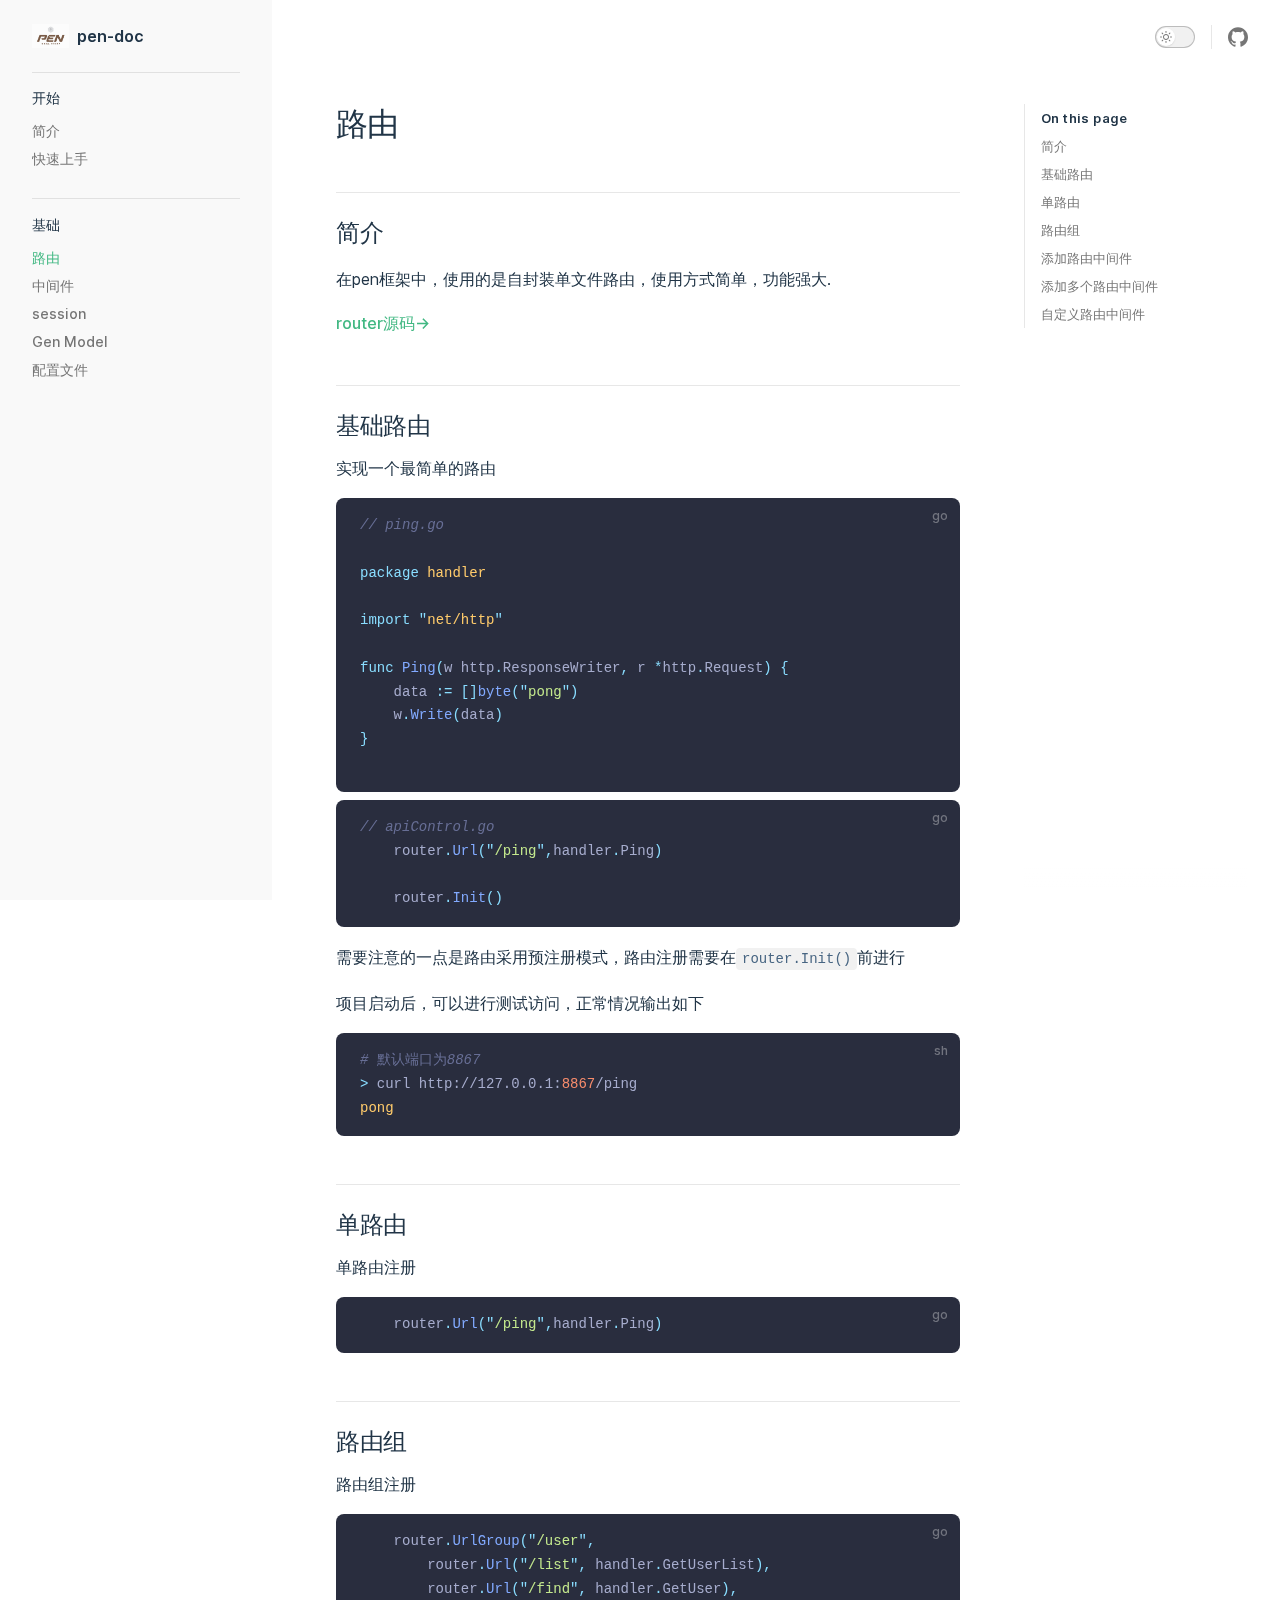
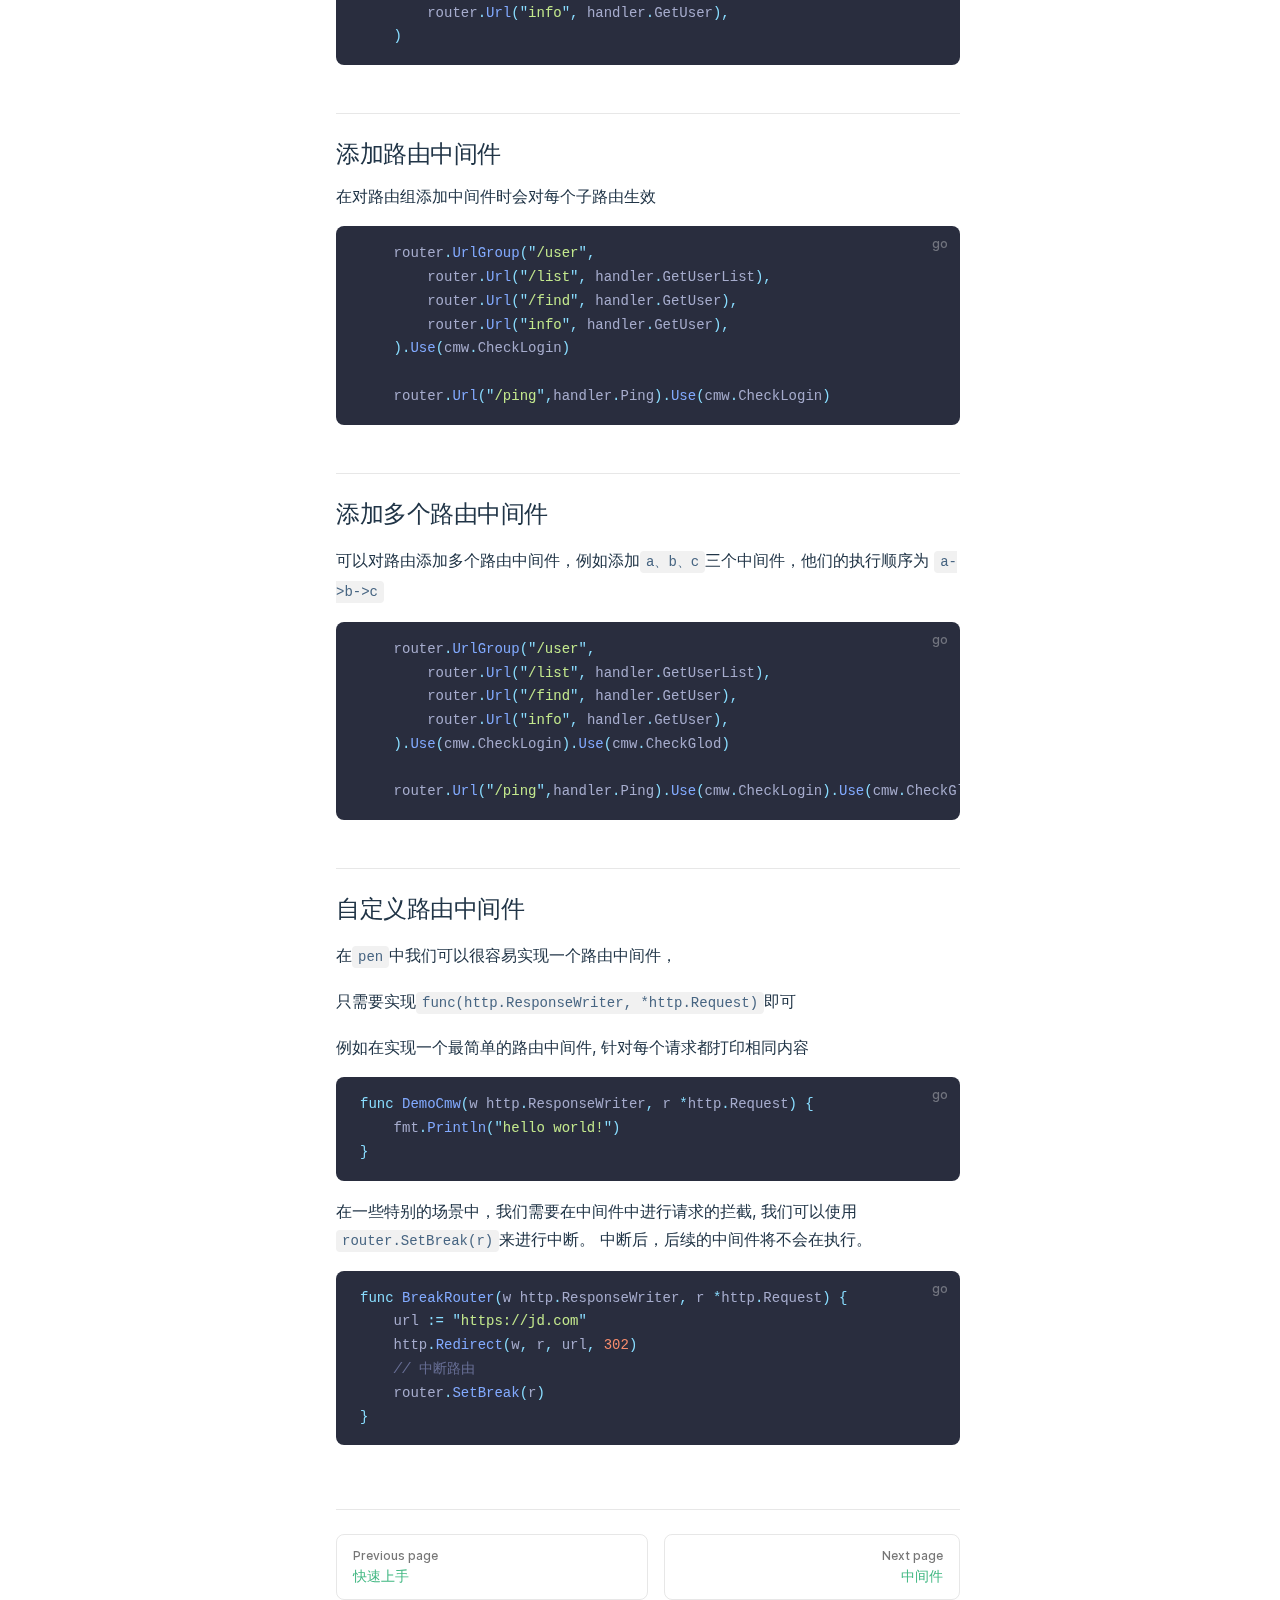
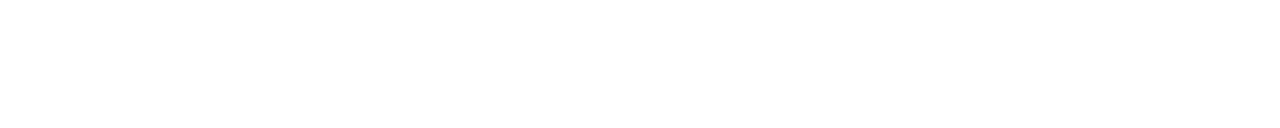
<file: pen-doc/temps/router.html>
<!DOCTYPE html>
<html lang="en-US">
  <head>
    <meta charset="utf-8">
    <meta name="viewport" content="width=device-width,initial-scale=1">
    <title>路由 | pen-doc</title>
    <meta name="description" content="pen document project.">
    <link rel="preload stylesheet" href="/pen-doc/assets/style.c1835e32.css" as="style">
    <link rel="modulepreload" href="/pen-doc/assets/app.12811cf7.js">
    <link rel="modulepreload" href="/pen-doc/assets/temps_router.md.31dcdd6b.lean.js">
    
    <link rel="icon" href="/pen-doc/icon.png" type="image/png">
  <script id="check-dark-light">(()=>{const e=localStorage.getItem("vitepress-theme-appearance")||"",a=window.matchMedia("(prefers-color-scheme: dark)").matches;(!e||e==="auto"?a:e==="dark")&&document.documentElement.classList.add("dark")})();</script>
  </head>
  <body>
    <div id="app"><div class="Layout" data-v-5211c0b1><!--[--><!--]--><!--[--><span tabindex="-1" data-v-151f2593></span><a href="#VPContent" class="VPSkipLink visually-hidden" data-v-151f2593> Skip to content </a><!--]--><!----><header class="VPNav" data-v-5211c0b1 data-v-8c0a9870><div class="VPNavBar has-sidebar" data-v-8c0a9870 data-v-1bbed88e><div class="container" data-v-1bbed88e><div class="VPNavBarTitle has-sidebar" data-v-1bbed88e data-v-d5925166><a class="title" href="/pen-doc/" data-v-d5925166><!--[--><!--]--><!--[--><img class="VPImage logo" src="/pen-doc/icon.png" alt data-v-6db2186b><!--]--><!--[-->pen-doc<!--]--><!--[--><!--]--></a></div><div class="content" data-v-1bbed88e><!--[--><!--]--><!----><!----><!----><div class="VPNavBarAppearance appearance" data-v-1bbed88e data-v-a3e7452b><button class="VPSwitch VPSwitchAppearance" type="button" role="switch" aria-label="toggle dark mode" aria-checked="false" data-v-a3e7452b data-v-481098f9 data-v-eba7420e><span class="check" data-v-eba7420e><span class="icon" data-v-eba7420e><!--[--><svg xmlns="http://www.w3.org/2000/svg" aria-hidden="true" focusable="false" viewbox="0 0 24 24" class="sun" data-v-481098f9><path d="M12,18c-3.3,0-6-2.7-6-6s2.7-6,6-6s6,2.7,6,6S15.3,18,12,18zM12,8c-2.2,0-4,1.8-4,4c0,2.2,1.8,4,4,4c2.2,0,4-1.8,4-4C16,9.8,14.2,8,12,8z"></path><path d="M12,4c-0.6,0-1-0.4-1-1V1c0-0.6,0.4-1,1-1s1,0.4,1,1v2C13,3.6,12.6,4,12,4z"></path><path d="M12,24c-0.6,0-1-0.4-1-1v-2c0-0.6,0.4-1,1-1s1,0.4,1,1v2C13,23.6,12.6,24,12,24z"></path><path d="M5.6,6.6c-0.3,0-0.5-0.1-0.7-0.3L3.5,4.9c-0.4-0.4-0.4-1,0-1.4s1-0.4,1.4,0l1.4,1.4c0.4,0.4,0.4,1,0,1.4C6.2,6.5,5.9,6.6,5.6,6.6z"></path><path d="M19.8,20.8c-0.3,0-0.5-0.1-0.7-0.3l-1.4-1.4c-0.4-0.4-0.4-1,0-1.4s1-0.4,1.4,0l1.4,1.4c0.4,0.4,0.4,1,0,1.4C20.3,20.7,20,20.8,19.8,20.8z"></path><path d="M3,13H1c-0.6,0-1-0.4-1-1s0.4-1,1-1h2c0.6,0,1,0.4,1,1S3.6,13,3,13z"></path><path d="M23,13h-2c-0.6,0-1-0.4-1-1s0.4-1,1-1h2c0.6,0,1,0.4,1,1S23.6,13,23,13z"></path><path d="M4.2,20.8c-0.3,0-0.5-0.1-0.7-0.3c-0.4-0.4-0.4-1,0-1.4l1.4-1.4c0.4-0.4,1-0.4,1.4,0s0.4,1,0,1.4l-1.4,1.4C4.7,20.7,4.5,20.8,4.2,20.8z"></path><path d="M18.4,6.6c-0.3,0-0.5-0.1-0.7-0.3c-0.4-0.4-0.4-1,0-1.4l1.4-1.4c0.4-0.4,1-0.4,1.4,0s0.4,1,0,1.4l-1.4,1.4C18.9,6.5,18.6,6.6,18.4,6.6z"></path></svg><svg xmlns="http://www.w3.org/2000/svg" aria-hidden="true" focusable="false" viewbox="0 0 24 24" class="moon" data-v-481098f9><path d="M12.1,22c-0.3,0-0.6,0-0.9,0c-5.5-0.5-9.5-5.4-9-10.9c0.4-4.8,4.2-8.6,9-9c0.4,0,0.8,0.2,1,0.5c0.2,0.3,0.2,0.8-0.1,1.1c-2,2.7-1.4,6.4,1.3,8.4c2.1,1.6,5,1.6,7.1,0c0.3-0.2,0.7-0.3,1.1-0.1c0.3,0.2,0.5,0.6,0.5,1c-0.2,2.7-1.5,5.1-3.6,6.8C16.6,21.2,14.4,22,12.1,22zM9.3,4.4c-2.9,1-5,3.6-5.2,6.8c-0.4,4.4,2.8,8.3,7.2,8.7c2.1,0.2,4.2-0.4,5.8-1.8c1.1-0.9,1.9-2.1,2.4-3.4c-2.5,0.9-5.3,0.5-7.5-1.1C9.2,11.4,8.1,7.7,9.3,4.4z"></path></svg><!--]--></span></span></button></div><div class="VPSocialLinks VPNavBarSocialLinks social-links" data-v-1bbed88e data-v-738bef5a data-v-f6988cfb><!--[--><a class="VPSocialLink" href="https://github.com/rr13k/pen" target="_blank" rel="noopener" data-v-f6988cfb data-v-e57698f6><svg role="img" viewBox="0 0 24 24" xmlns="http://www.w3.org/2000/svg"><title>GitHub</title><path d="M12 .297c-6.63 0-12 5.373-12 12 0 5.303 3.438 9.8 8.205 11.385.6.113.82-.258.82-.577 0-.285-.01-1.04-.015-2.04-3.338.724-4.042-1.61-4.042-1.61C4.422 18.07 3.633 17.7 3.633 17.7c-1.087-.744.084-.729.084-.729 1.205.084 1.838 1.236 1.838 1.236 1.07 1.835 2.809 1.305 3.495.998.108-.776.417-1.305.76-1.605-2.665-.3-5.466-1.332-5.466-5.93 0-1.31.465-2.38 1.235-3.22-.135-.303-.54-1.523.105-3.176 0 0 1.005-.322 3.3 1.23.96-.267 1.98-.399 3-.405 1.02.006 2.04.138 3 .405 2.28-1.552 3.285-1.23 3.285-1.23.645 1.653.24 2.873.12 3.176.765.84 1.23 1.91 1.23 3.22 0 4.61-2.805 5.625-5.475 5.92.42.36.81 1.096.81 2.22 0 1.606-.015 2.896-.015 3.286 0 .315.21.69.825.57C20.565 22.092 24 17.592 24 12.297c0-6.627-5.373-12-12-12"/></svg></a><!--]--></div><div class="VPFlyout VPNavBarExtra extra" data-v-1bbed88e data-v-e4361c82 data-v-6ffb57d3><button type="button" class="button" aria-haspopup="true" aria-expanded="false" aria-label="extra navigation" data-v-6ffb57d3><svg xmlns="http://www.w3.org/2000/svg" aria-hidden="true" focusable="false" viewbox="0 0 24 24" class="icon" data-v-6ffb57d3><circle cx="12" cy="12" r="2"></circle><circle cx="19" cy="12" r="2"></circle><circle cx="5" cy="12" r="2"></circle></svg></button><div class="menu" data-v-6ffb57d3><div class="VPMenu" data-v-6ffb57d3 data-v-1c5d0cfc><!----><!--[--><!--[--><!----><div class="group" data-v-e4361c82><div class="item appearance" data-v-e4361c82><p class="label" data-v-e4361c82>Appearance</p><div class="appearance-action" data-v-e4361c82><button class="VPSwitch VPSwitchAppearance" type="button" role="switch" aria-label="toggle dark mode" aria-checked="false" data-v-e4361c82 data-v-481098f9 data-v-eba7420e><span class="check" data-v-eba7420e><span class="icon" data-v-eba7420e><!--[--><svg xmlns="http://www.w3.org/2000/svg" aria-hidden="true" focusable="false" viewbox="0 0 24 24" class="sun" data-v-481098f9><path d="M12,18c-3.3,0-6-2.7-6-6s2.7-6,6-6s6,2.7,6,6S15.3,18,12,18zM12,8c-2.2,0-4,1.8-4,4c0,2.2,1.8,4,4,4c2.2,0,4-1.8,4-4C16,9.8,14.2,8,12,8z"></path><path d="M12,4c-0.6,0-1-0.4-1-1V1c0-0.6,0.4-1,1-1s1,0.4,1,1v2C13,3.6,12.6,4,12,4z"></path><path d="M12,24c-0.6,0-1-0.4-1-1v-2c0-0.6,0.4-1,1-1s1,0.4,1,1v2C13,23.6,12.6,24,12,24z"></path><path d="M5.6,6.6c-0.3,0-0.5-0.1-0.7-0.3L3.5,4.9c-0.4-0.4-0.4-1,0-1.4s1-0.4,1.4,0l1.4,1.4c0.4,0.4,0.4,1,0,1.4C6.2,6.5,5.9,6.6,5.6,6.6z"></path><path d="M19.8,20.8c-0.3,0-0.5-0.1-0.7-0.3l-1.4-1.4c-0.4-0.4-0.4-1,0-1.4s1-0.4,1.4,0l1.4,1.4c0.4,0.4,0.4,1,0,1.4C20.3,20.7,20,20.8,19.8,20.8z"></path><path d="M3,13H1c-0.6,0-1-0.4-1-1s0.4-1,1-1h2c0.6,0,1,0.4,1,1S3.6,13,3,13z"></path><path d="M23,13h-2c-0.6,0-1-0.4-1-1s0.4-1,1-1h2c0.6,0,1,0.4,1,1S23.6,13,23,13z"></path><path d="M4.2,20.8c-0.3,0-0.5-0.1-0.7-0.3c-0.4-0.4-0.4-1,0-1.4l1.4-1.4c0.4-0.4,1-0.4,1.4,0s0.4,1,0,1.4l-1.4,1.4C4.7,20.7,4.5,20.8,4.2,20.8z"></path><path d="M18.4,6.6c-0.3,0-0.5-0.1-0.7-0.3c-0.4-0.4-0.4-1,0-1.4l1.4-1.4c0.4-0.4,1-0.4,1.4,0s0.4,1,0,1.4l-1.4,1.4C18.9,6.5,18.6,6.6,18.4,6.6z"></path></svg><svg xmlns="http://www.w3.org/2000/svg" aria-hidden="true" focusable="false" viewbox="0 0 24 24" class="moon" data-v-481098f9><path d="M12.1,22c-0.3,0-0.6,0-0.9,0c-5.5-0.5-9.5-5.4-9-10.9c0.4-4.8,4.2-8.6,9-9c0.4,0,0.8,0.2,1,0.5c0.2,0.3,0.2,0.8-0.1,1.1c-2,2.7-1.4,6.4,1.3,8.4c2.1,1.6,5,1.6,7.1,0c0.3-0.2,0.7-0.3,1.1-0.1c0.3,0.2,0.5,0.6,0.5,1c-0.2,2.7-1.5,5.1-3.6,6.8C16.6,21.2,14.4,22,12.1,22zM9.3,4.4c-2.9,1-5,3.6-5.2,6.8c-0.4,4.4,2.8,8.3,7.2,8.7c2.1,0.2,4.2-0.4,5.8-1.8c1.1-0.9,1.9-2.1,2.4-3.4c-2.5,0.9-5.3,0.5-7.5-1.1C9.2,11.4,8.1,7.7,9.3,4.4z"></path></svg><!--]--></span></span></button></div></div></div><div class="group" data-v-e4361c82><div class="item social-links" data-v-e4361c82><div class="VPSocialLinks social-links-list" data-v-e4361c82 data-v-f6988cfb><!--[--><a class="VPSocialLink" href="https://github.com/rr13k/pen" target="_blank" rel="noopener" data-v-f6988cfb data-v-e57698f6><svg role="img" viewBox="0 0 24 24" xmlns="http://www.w3.org/2000/svg"><title>GitHub</title><path d="M12 .297c-6.63 0-12 5.373-12 12 0 5.303 3.438 9.8 8.205 11.385.6.113.82-.258.82-.577 0-.285-.01-1.04-.015-2.04-3.338.724-4.042-1.61-4.042-1.61C4.422 18.07 3.633 17.7 3.633 17.7c-1.087-.744.084-.729.084-.729 1.205.084 1.838 1.236 1.838 1.236 1.07 1.835 2.809 1.305 3.495.998.108-.776.417-1.305.76-1.605-2.665-.3-5.466-1.332-5.466-5.93 0-1.31.465-2.38 1.235-3.22-.135-.303-.54-1.523.105-3.176 0 0 1.005-.322 3.3 1.23.96-.267 1.98-.399 3-.405 1.02.006 2.04.138 3 .405 2.28-1.552 3.285-1.23 3.285-1.23.645 1.653.24 2.873.12 3.176.765.84 1.23 1.91 1.23 3.22 0 4.61-2.805 5.625-5.475 5.92.42.36.81 1.096.81 2.22 0 1.606-.015 2.896-.015 3.286 0 .315.21.69.825.57C20.565 22.092 24 17.592 24 12.297c0-6.627-5.373-12-12-12"/></svg></a><!--]--></div></div></div><!--]--><!--]--></div></div></div><!--[--><!--]--><button type="button" class="VPNavBarHamburger hamburger" aria-label="mobile navigation" aria-expanded="false" aria-controls="VPNavScreen" data-v-1bbed88e data-v-e5dd9c1c><span class="container" data-v-e5dd9c1c><span class="top" data-v-e5dd9c1c></span><span class="middle" data-v-e5dd9c1c></span><span class="bottom" data-v-e5dd9c1c></span></span></button></div></div></div><!----></header><div class="VPLocalNav" data-v-5211c0b1 data-v-b6162a8b><button class="menu" aria-expanded="false" aria-controls="VPSidebarNav" data-v-b6162a8b><svg xmlns="http://www.w3.org/2000/svg" aria-hidden="true" focusable="false" viewbox="0 0 24 24" class="menu-icon" data-v-b6162a8b><path d="M17,11H3c-0.6,0-1-0.4-1-1s0.4-1,1-1h14c0.6,0,1,0.4,1,1S17.6,11,17,11z"></path><path d="M21,7H3C2.4,7,2,6.6,2,6s0.4-1,1-1h18c0.6,0,1,0.4,1,1S21.6,7,21,7z"></path><path d="M21,15H3c-0.6,0-1-0.4-1-1s0.4-1,1-1h18c0.6,0,1,0.4,1,1S21.6,15,21,15z"></path><path d="M17,19H3c-0.6,0-1-0.4-1-1s0.4-1,1-1h14c0.6,0,1,0.4,1,1S17.6,19,17,19z"></path></svg><span class="menu-text" data-v-b6162a8b>Menu</span></button><a class="top-link" href="#" data-v-b6162a8b> Return to top </a></div><aside class="VPSidebar" data-v-5211c0b1 data-v-a186aa16><nav class="nav" id="VPSidebarNav" aria-labelledby="sidebar-aria-label" tabindex="-1" data-v-a186aa16><span class="visually-hidden" id="sidebar-aria-label" data-v-a186aa16> Sidebar Navigation </span><!--[--><!--]--><!--[--><div class="group" data-v-a186aa16><section class="VPSidebarGroup" data-v-a186aa16 data-v-6e45c352><div class="title" data-v-6e45c352><h2 class="title-text" data-v-6e45c352>开始</h2><div class="action" data-v-6e45c352><svg xmlns="http://www.w3.org/2000/svg" xmlns:xlink="http://www.w3.org/1999/xlink" viewbox="0 0 24 24" class="icon minus" data-v-6e45c352><path d="M19,2H5C3.3,2,2,3.3,2,5v14c0,1.7,1.3,3,3,3h14c1.7,0,3-1.3,3-3V5C22,3.3,20.7,2,19,2zM20,19c0,0.6-0.4,1-1,1H5c-0.6,0-1-0.4-1-1V5c0-0.6,0.4-1,1-1h14c0.6,0,1,0.4,1,1V19z"></path><path d="M16,11H8c-0.6,0-1,0.4-1,1s0.4,1,1,1h8c0.6,0,1-0.4,1-1S16.6,11,16,11z"></path></svg><svg version="1.1" xmlns="http://www.w3.org/2000/svg" viewbox="0 0 24 24" class="icon plus" data-v-6e45c352><path d="M19,2H5C3.3,2,2,3.3,2,5v14c0,1.7,1.3,3,3,3h14c1.7,0,3-1.3,3-3V5C22,3.3,20.7,2,19,2z M20,19c0,0.6-0.4,1-1,1H5c-0.6,0-1-0.4-1-1V5c0-0.6,0.4-1,1-1h14c0.6,0,1,0.4,1,1V19z"></path><path d="M16,11h-3V8c0-0.6-0.4-1-1-1s-1,0.4-1,1v3H8c-0.6,0-1,0.4-1,1s0.4,1,1,1h3v3c0,0.6,0.4,1,1,1s1-0.4,1-1v-3h3c0.6,0,1-0.4,1-1S16.6,11,16,11z"></path></svg></div></div><div class="items" data-v-6e45c352><!--[--><!--[--><a class="VPLink link link" href="/pen-doc/index.html" style="padding-left:0px;" tabindex="-1" data-v-70e2cdfb data-v-3c355974><!--[--><span class="link-text" data-v-70e2cdfb>简介</span><!--]--><!----></a><!----><!--]--><!--[--><a class="VPLink link link" href="/pen-doc/getting-started.html" style="padding-left:0px;" tabindex="-1" data-v-70e2cdfb data-v-3c355974><!--[--><span class="link-text" data-v-70e2cdfb>快速上手</span><!--]--><!----></a><!----><!--]--><!--]--></div></section></div><div class="group" data-v-a186aa16><section class="VPSidebarGroup" data-v-a186aa16 data-v-6e45c352><div class="title" data-v-6e45c352><h2 class="title-text" data-v-6e45c352>基础</h2><div class="action" data-v-6e45c352><svg xmlns="http://www.w3.org/2000/svg" xmlns:xlink="http://www.w3.org/1999/xlink" viewbox="0 0 24 24" class="icon minus" data-v-6e45c352><path d="M19,2H5C3.3,2,2,3.3,2,5v14c0,1.7,1.3,3,3,3h14c1.7,0,3-1.3,3-3V5C22,3.3,20.7,2,19,2zM20,19c0,0.6-0.4,1-1,1H5c-0.6,0-1-0.4-1-1V5c0-0.6,0.4-1,1-1h14c0.6,0,1,0.4,1,1V19z"></path><path d="M16,11H8c-0.6,0-1,0.4-1,1s0.4,1,1,1h8c0.6,0,1-0.4,1-1S16.6,11,16,11z"></path></svg><svg version="1.1" xmlns="http://www.w3.org/2000/svg" viewbox="0 0 24 24" class="icon plus" data-v-6e45c352><path d="M19,2H5C3.3,2,2,3.3,2,5v14c0,1.7,1.3,3,3,3h14c1.7,0,3-1.3,3-3V5C22,3.3,20.7,2,19,2z M20,19c0,0.6-0.4,1-1,1H5c-0.6,0-1-0.4-1-1V5c0-0.6,0.4-1,1-1h14c0.6,0,1,0.4,1,1V19z"></path><path d="M16,11h-3V8c0-0.6-0.4-1-1-1s-1,0.4-1,1v3H8c-0.6,0-1,0.4-1,1s0.4,1,1,1h3v3c0,0.6,0.4,1,1,1s1-0.4,1-1v-3h3c0.6,0,1-0.4,1-1S16.6,11,16,11z"></path></svg></div></div><div class="items" data-v-6e45c352><!--[--><!--[--><a class="VPLink link link active" href="/pen-doc/temps/router.html" style="padding-left:0px;" tabindex="-1" data-v-70e2cdfb data-v-3c355974><!--[--><span class="link-text" data-v-70e2cdfb>路由</span><!--]--><!----></a><!----><!--]--><!--[--><a class="VPLink link link" href="/pen-doc/temps/plug.html" style="padding-left:0px;" tabindex="-1" data-v-70e2cdfb data-v-3c355974><!--[--><span class="link-text" data-v-70e2cdfb>中间件</span><!--]--><!----></a><!----><!--]--><!--[--><a class="VPLink link link" href="/pen-doc/temps/session.html" style="padding-left:0px;" tabindex="-1" data-v-70e2cdfb data-v-3c355974><!--[--><span class="link-text" data-v-70e2cdfb>session</span><!--]--><!----></a><!----><!--]--><!--[--><a class="VPLink link link" href="/pen-doc/temps/gen-model.html" style="padding-left:0px;" tabindex="-1" data-v-70e2cdfb data-v-3c355974><!--[--><span class="link-text" data-v-70e2cdfb>Gen Model</span><!--]--><!----></a><!----><!--]--><!--[--><a class="VPLink link link" href="/pen-doc/temps/options.html" style="padding-left:0px;" tabindex="-1" data-v-70e2cdfb data-v-3c355974><!--[--><span class="link-text" data-v-70e2cdfb>配置文件</span><!--]--><!----></a><!----><!--]--><!--]--></div></section></div><!--]--><!--[--><!--]--></nav></aside><div class="VPContent has-sidebar" id="VPContent" data-v-5211c0b1 data-v-296cfad2><div class="VPDoc has-sidebar has-aside" data-v-296cfad2 data-v-cfb513e0><div class="container" data-v-cfb513e0><div class="aside" data-v-cfb513e0><div class="aside-curtain" data-v-cfb513e0></div><div class="aside-container" data-v-cfb513e0><div class="aside-content" data-v-cfb513e0><div class="VPDocAside" data-v-cfb513e0 data-v-afc4c1a1><!--[--><!--]--><!--[--><!--]--><div class="VPDocAsideOutline" data-v-afc4c1a1 data-v-2865c0b0><div class="content" data-v-2865c0b0><div class="outline-marker" data-v-2865c0b0></div><div class="outline-title" data-v-2865c0b0>On this page</div><nav aria-labelledby="doc-outline-aria-label" data-v-2865c0b0><span class="visually-hidden" id="doc-outline-aria-label" data-v-2865c0b0> Table of Contents for current page </span><ul class="root" data-v-2865c0b0 data-v-1188541a><!--[--><!--]--></ul></nav></div></div><!--[--><!--]--><div class="spacer" data-v-afc4c1a1></div><!--[--><!--]--><!----><!--[--><!--]--><!--[--><!--]--></div></div></div></div><div class="content" data-v-cfb513e0><div class="content-container" data-v-cfb513e0><!--[--><!--]--><main class="main" data-v-cfb513e0><div style="position:relative;" class="vp-doc _pen-doc_temps_router" data-v-cfb513e0><div><h1 id="路由" tabindex="-1">路由 <a class="header-anchor" href="#路由" aria-hidden="true">#</a></h1><h2 id="简介" tabindex="-1">简介 <a class="header-anchor" href="#简介" aria-hidden="true">#</a></h2><p>在pen框架中，使用的是自封装单文件路由，使用方式简单，功能强大.</p><p><a href="https://github.com/rr13k/pen-tmpl/blob/api/internal/app/toolkit/router/router.go" target="_blank" rel="noreferrer">router源码-&gt;</a></p><h2 id="基础路由" tabindex="-1">基础路由 <a class="header-anchor" href="#基础路由" aria-hidden="true">#</a></h2><pre><code>实现一个最简单的路由
</code></pre><div class="language-go"><button title="Copy Code" class="copy"></button><span class="lang">go</span><pre class="shiki material-palenight"><code><span class="line"><span style="color:#676E95;font-style:italic;">// ping.go</span></span>
<span class="line"></span>
<span class="line"><span style="color:#89DDFF;">package</span><span style="color:#A6ACCD;"> </span><span style="color:#FFCB6B;">handler</span></span>
<span class="line"></span>
<span class="line"><span style="color:#89DDFF;">import</span><span style="color:#A6ACCD;"> </span><span style="color:#89DDFF;">&quot;</span><span style="color:#FFCB6B;">net/http</span><span style="color:#89DDFF;">&quot;</span></span>
<span class="line"></span>
<span class="line"><span style="color:#89DDFF;">func</span><span style="color:#A6ACCD;"> </span><span style="color:#82AAFF;">Ping</span><span style="color:#89DDFF;">(</span><span style="color:#A6ACCD;">w http</span><span style="color:#89DDFF;">.</span><span style="color:#A6ACCD;">ResponseWriter</span><span style="color:#89DDFF;">,</span><span style="color:#A6ACCD;"> r </span><span style="color:#89DDFF;">*</span><span style="color:#A6ACCD;">http</span><span style="color:#89DDFF;">.</span><span style="color:#A6ACCD;">Request</span><span style="color:#89DDFF;">)</span><span style="color:#A6ACCD;"> </span><span style="color:#89DDFF;">{</span></span>
<span class="line"><span style="color:#A6ACCD;">	data </span><span style="color:#89DDFF;">:=</span><span style="color:#A6ACCD;"> </span><span style="color:#89DDFF;">[]</span><span style="color:#82AAFF;">byte</span><span style="color:#89DDFF;">(</span><span style="color:#89DDFF;">&quot;</span><span style="color:#C3E88D;">pong</span><span style="color:#89DDFF;">&quot;</span><span style="color:#89DDFF;">)</span></span>
<span class="line"><span style="color:#A6ACCD;">	w</span><span style="color:#89DDFF;">.</span><span style="color:#82AAFF;">Write</span><span style="color:#89DDFF;">(</span><span style="color:#A6ACCD;">data</span><span style="color:#89DDFF;">)</span></span>
<span class="line"><span style="color:#89DDFF;">}</span></span>
<span class="line"><span style="color:#A6ACCD;"> </span></span>
<span class="line"></span></code></pre></div><div class="language-go"><button title="Copy Code" class="copy"></button><span class="lang">go</span><pre class="shiki material-palenight"><code><span class="line"><span style="color:#676E95;font-style:italic;">// apiControl.go</span></span>
<span class="line"><span style="color:#A6ACCD;">    router</span><span style="color:#89DDFF;">.</span><span style="color:#82AAFF;">Url</span><span style="color:#89DDFF;">(</span><span style="color:#89DDFF;">&quot;</span><span style="color:#C3E88D;">/ping</span><span style="color:#89DDFF;">&quot;</span><span style="color:#89DDFF;">,</span><span style="color:#A6ACCD;">handler</span><span style="color:#89DDFF;">.</span><span style="color:#A6ACCD;">Ping</span><span style="color:#89DDFF;">)</span></span>
<span class="line"></span>
<span class="line"><span style="color:#A6ACCD;">    router</span><span style="color:#89DDFF;">.</span><span style="color:#82AAFF;">Init</span><span style="color:#89DDFF;">()</span></span>
<span class="line"></span></code></pre></div><p>需要注意的一点是路由采用预注册模式，路由注册需要在<code>router.Init()</code>前进行</p><p>项目启动后，可以进行测试访问，正常情况输出如下</p><div class="language-sh"><button title="Copy Code" class="copy"></button><span class="lang">sh</span><pre class="shiki material-palenight"><code><span class="line"><span style="color:#676E95;font-style:italic;"># 默认端口为8867</span></span>
<span class="line"><span style="color:#89DDFF;">&gt;</span><span style="color:#A6ACCD;"> curl http://127.0.0.1:</span><span style="color:#F78C6C;">8867</span><span style="color:#A6ACCD;">/ping</span></span>
<span class="line"><span style="color:#FFCB6B;">pong</span></span>
<span class="line"></span></code></pre></div><h2 id="单路由" tabindex="-1">单路由 <a class="header-anchor" href="#单路由" aria-hidden="true">#</a></h2><pre><code>单路由注册
</code></pre><div class="language-go"><button title="Copy Code" class="copy"></button><span class="lang">go</span><pre class="shiki material-palenight"><code><span class="line"><span style="color:#A6ACCD;">    router</span><span style="color:#89DDFF;">.</span><span style="color:#82AAFF;">Url</span><span style="color:#89DDFF;">(</span><span style="color:#89DDFF;">&quot;</span><span style="color:#C3E88D;">/ping</span><span style="color:#89DDFF;">&quot;</span><span style="color:#89DDFF;">,</span><span style="color:#A6ACCD;">handler</span><span style="color:#89DDFF;">.</span><span style="color:#A6ACCD;">Ping</span><span style="color:#89DDFF;">)</span></span>
<span class="line"></span></code></pre></div><h2 id="路由组" tabindex="-1">路由组 <a class="header-anchor" href="#路由组" aria-hidden="true">#</a></h2><pre><code>路由组注册
</code></pre><div class="language-go"><button title="Copy Code" class="copy"></button><span class="lang">go</span><pre class="shiki material-palenight"><code><span class="line"><span style="color:#A6ACCD;">    router</span><span style="color:#89DDFF;">.</span><span style="color:#82AAFF;">UrlGroup</span><span style="color:#89DDFF;">(</span><span style="color:#89DDFF;">&quot;</span><span style="color:#C3E88D;">/user</span><span style="color:#89DDFF;">&quot;</span><span style="color:#89DDFF;">,</span></span>
<span class="line"><span style="color:#A6ACCD;">		router</span><span style="color:#89DDFF;">.</span><span style="color:#82AAFF;">Url</span><span style="color:#89DDFF;">(</span><span style="color:#89DDFF;">&quot;</span><span style="color:#C3E88D;">/list</span><span style="color:#89DDFF;">&quot;</span><span style="color:#89DDFF;">,</span><span style="color:#A6ACCD;"> handler</span><span style="color:#89DDFF;">.</span><span style="color:#A6ACCD;">GetUserList</span><span style="color:#89DDFF;">),</span></span>
<span class="line"><span style="color:#A6ACCD;">		router</span><span style="color:#89DDFF;">.</span><span style="color:#82AAFF;">Url</span><span style="color:#89DDFF;">(</span><span style="color:#89DDFF;">&quot;</span><span style="color:#C3E88D;">/find</span><span style="color:#89DDFF;">&quot;</span><span style="color:#89DDFF;">,</span><span style="color:#A6ACCD;"> handler</span><span style="color:#89DDFF;">.</span><span style="color:#A6ACCD;">GetUser</span><span style="color:#89DDFF;">),</span></span>
<span class="line"><span style="color:#A6ACCD;">		router</span><span style="color:#89DDFF;">.</span><span style="color:#82AAFF;">Url</span><span style="color:#89DDFF;">(</span><span style="color:#89DDFF;">&quot;</span><span style="color:#C3E88D;">info</span><span style="color:#89DDFF;">&quot;</span><span style="color:#89DDFF;">,</span><span style="color:#A6ACCD;"> handler</span><span style="color:#89DDFF;">.</span><span style="color:#A6ACCD;">GetUser</span><span style="color:#89DDFF;">),</span></span>
<span class="line"><span style="color:#A6ACCD;">	</span><span style="color:#89DDFF;">)</span></span>
<span class="line"></span></code></pre></div><h2 id="添加路由中间件" tabindex="-1">添加路由中间件 <a class="header-anchor" href="#添加路由中间件" aria-hidden="true">#</a></h2><pre><code>在对路由组添加中间件时会对每个子路由生效
</code></pre><div class="language-go"><button title="Copy Code" class="copy"></button><span class="lang">go</span><pre class="shiki material-palenight"><code><span class="line"><span style="color:#A6ACCD;">    router</span><span style="color:#89DDFF;">.</span><span style="color:#82AAFF;">UrlGroup</span><span style="color:#89DDFF;">(</span><span style="color:#89DDFF;">&quot;</span><span style="color:#C3E88D;">/user</span><span style="color:#89DDFF;">&quot;</span><span style="color:#89DDFF;">,</span></span>
<span class="line"><span style="color:#A6ACCD;">		router</span><span style="color:#89DDFF;">.</span><span style="color:#82AAFF;">Url</span><span style="color:#89DDFF;">(</span><span style="color:#89DDFF;">&quot;</span><span style="color:#C3E88D;">/list</span><span style="color:#89DDFF;">&quot;</span><span style="color:#89DDFF;">,</span><span style="color:#A6ACCD;"> handler</span><span style="color:#89DDFF;">.</span><span style="color:#A6ACCD;">GetUserList</span><span style="color:#89DDFF;">),</span></span>
<span class="line"><span style="color:#A6ACCD;">		router</span><span style="color:#89DDFF;">.</span><span style="color:#82AAFF;">Url</span><span style="color:#89DDFF;">(</span><span style="color:#89DDFF;">&quot;</span><span style="color:#C3E88D;">/find</span><span style="color:#89DDFF;">&quot;</span><span style="color:#89DDFF;">,</span><span style="color:#A6ACCD;"> handler</span><span style="color:#89DDFF;">.</span><span style="color:#A6ACCD;">GetUser</span><span style="color:#89DDFF;">),</span></span>
<span class="line"><span style="color:#A6ACCD;">		router</span><span style="color:#89DDFF;">.</span><span style="color:#82AAFF;">Url</span><span style="color:#89DDFF;">(</span><span style="color:#89DDFF;">&quot;</span><span style="color:#C3E88D;">info</span><span style="color:#89DDFF;">&quot;</span><span style="color:#89DDFF;">,</span><span style="color:#A6ACCD;"> handler</span><span style="color:#89DDFF;">.</span><span style="color:#A6ACCD;">GetUser</span><span style="color:#89DDFF;">),</span></span>
<span class="line"><span style="color:#A6ACCD;">	</span><span style="color:#89DDFF;">).</span><span style="color:#82AAFF;">Use</span><span style="color:#89DDFF;">(</span><span style="color:#A6ACCD;">cmw</span><span style="color:#89DDFF;">.</span><span style="color:#A6ACCD;">CheckLogin</span><span style="color:#89DDFF;">)</span></span>
<span class="line"></span>
<span class="line"><span style="color:#A6ACCD;">    router</span><span style="color:#89DDFF;">.</span><span style="color:#82AAFF;">Url</span><span style="color:#89DDFF;">(</span><span style="color:#89DDFF;">&quot;</span><span style="color:#C3E88D;">/ping</span><span style="color:#89DDFF;">&quot;</span><span style="color:#89DDFF;">,</span><span style="color:#A6ACCD;">handler</span><span style="color:#89DDFF;">.</span><span style="color:#A6ACCD;">Ping</span><span style="color:#89DDFF;">).</span><span style="color:#82AAFF;">Use</span><span style="color:#89DDFF;">(</span><span style="color:#A6ACCD;">cmw</span><span style="color:#89DDFF;">.</span><span style="color:#A6ACCD;">CheckLogin</span><span style="color:#89DDFF;">)</span></span>
<span class="line"></span></code></pre></div><h2 id="添加多个路由中间件" tabindex="-1">添加多个路由中间件 <a class="header-anchor" href="#添加多个路由中间件" aria-hidden="true">#</a></h2><p>可以对路由添加多个路由中间件，例如添加<code>a、b、c</code>三个中间件，他们的执行顺序为 <code>a-&gt;b-&gt;c</code></p><div class="language-go"><button title="Copy Code" class="copy"></button><span class="lang">go</span><pre class="shiki material-palenight"><code><span class="line"><span style="color:#A6ACCD;">    router</span><span style="color:#89DDFF;">.</span><span style="color:#82AAFF;">UrlGroup</span><span style="color:#89DDFF;">(</span><span style="color:#89DDFF;">&quot;</span><span style="color:#C3E88D;">/user</span><span style="color:#89DDFF;">&quot;</span><span style="color:#89DDFF;">,</span></span>
<span class="line"><span style="color:#A6ACCD;">		router</span><span style="color:#89DDFF;">.</span><span style="color:#82AAFF;">Url</span><span style="color:#89DDFF;">(</span><span style="color:#89DDFF;">&quot;</span><span style="color:#C3E88D;">/list</span><span style="color:#89DDFF;">&quot;</span><span style="color:#89DDFF;">,</span><span style="color:#A6ACCD;"> handler</span><span style="color:#89DDFF;">.</span><span style="color:#A6ACCD;">GetUserList</span><span style="color:#89DDFF;">),</span></span>
<span class="line"><span style="color:#A6ACCD;">		router</span><span style="color:#89DDFF;">.</span><span style="color:#82AAFF;">Url</span><span style="color:#89DDFF;">(</span><span style="color:#89DDFF;">&quot;</span><span style="color:#C3E88D;">/find</span><span style="color:#89DDFF;">&quot;</span><span style="color:#89DDFF;">,</span><span style="color:#A6ACCD;"> handler</span><span style="color:#89DDFF;">.</span><span style="color:#A6ACCD;">GetUser</span><span style="color:#89DDFF;">),</span></span>
<span class="line"><span style="color:#A6ACCD;">		router</span><span style="color:#89DDFF;">.</span><span style="color:#82AAFF;">Url</span><span style="color:#89DDFF;">(</span><span style="color:#89DDFF;">&quot;</span><span style="color:#C3E88D;">info</span><span style="color:#89DDFF;">&quot;</span><span style="color:#89DDFF;">,</span><span style="color:#A6ACCD;"> handler</span><span style="color:#89DDFF;">.</span><span style="color:#A6ACCD;">GetUser</span><span style="color:#89DDFF;">),</span></span>
<span class="line"><span style="color:#A6ACCD;">	</span><span style="color:#89DDFF;">).</span><span style="color:#82AAFF;">Use</span><span style="color:#89DDFF;">(</span><span style="color:#A6ACCD;">cmw</span><span style="color:#89DDFF;">.</span><span style="color:#A6ACCD;">CheckLogin</span><span style="color:#89DDFF;">).</span><span style="color:#82AAFF;">Use</span><span style="color:#89DDFF;">(</span><span style="color:#A6ACCD;">cmw</span><span style="color:#89DDFF;">.</span><span style="color:#A6ACCD;">CheckGlod</span><span style="color:#89DDFF;">)</span></span>
<span class="line"></span>
<span class="line"><span style="color:#A6ACCD;">    router</span><span style="color:#89DDFF;">.</span><span style="color:#82AAFF;">Url</span><span style="color:#89DDFF;">(</span><span style="color:#89DDFF;">&quot;</span><span style="color:#C3E88D;">/ping</span><span style="color:#89DDFF;">&quot;</span><span style="color:#89DDFF;">,</span><span style="color:#A6ACCD;">handler</span><span style="color:#89DDFF;">.</span><span style="color:#A6ACCD;">Ping</span><span style="color:#89DDFF;">).</span><span style="color:#82AAFF;">Use</span><span style="color:#89DDFF;">(</span><span style="color:#A6ACCD;">cmw</span><span style="color:#89DDFF;">.</span><span style="color:#A6ACCD;">CheckLogin</span><span style="color:#89DDFF;">).</span><span style="color:#82AAFF;">Use</span><span style="color:#89DDFF;">(</span><span style="color:#A6ACCD;">cmw</span><span style="color:#89DDFF;">.</span><span style="color:#A6ACCD;">CheckGlod</span><span style="color:#89DDFF;">)</span></span>
<span class="line"></span></code></pre></div><h2 id="自定义路由中间件" tabindex="-1">自定义路由中间件 <a class="header-anchor" href="#自定义路由中间件" aria-hidden="true">#</a></h2><p>在<code>pen</code>中我们可以很容易实现一个路由中间件，</p><p>只需要实现<code>func(http.ResponseWriter, *http.Request)</code>即可</p><p>例如在实现一个最简单的路由中间件, 针对每个请求都打印相同内容</p><div class="language-go"><button title="Copy Code" class="copy"></button><span class="lang">go</span><pre class="shiki material-palenight"><code><span class="line"><span style="color:#89DDFF;">func</span><span style="color:#A6ACCD;"> </span><span style="color:#82AAFF;">DemoCmw</span><span style="color:#89DDFF;">(</span><span style="color:#A6ACCD;">w http</span><span style="color:#89DDFF;">.</span><span style="color:#A6ACCD;">ResponseWriter</span><span style="color:#89DDFF;">,</span><span style="color:#A6ACCD;"> r </span><span style="color:#89DDFF;">*</span><span style="color:#A6ACCD;">http</span><span style="color:#89DDFF;">.</span><span style="color:#A6ACCD;">Request</span><span style="color:#89DDFF;">)</span><span style="color:#A6ACCD;"> </span><span style="color:#89DDFF;">{</span></span>
<span class="line"><span style="color:#A6ACCD;">	fmt</span><span style="color:#89DDFF;">.</span><span style="color:#82AAFF;">Println</span><span style="color:#89DDFF;">(</span><span style="color:#89DDFF;">&quot;</span><span style="color:#C3E88D;">hello world!</span><span style="color:#89DDFF;">&quot;</span><span style="color:#89DDFF;">)</span></span>
<span class="line"><span style="color:#89DDFF;">}</span></span>
<span class="line"></span></code></pre></div><p>在一些特别的场景中，我们需要在中间件中进行请求的拦截, 我们可以使用<code>router.SetBreak(r)</code>来进行中断。 中断后，后续的中间件将不会在执行。</p><div class="language-go"><button title="Copy Code" class="copy"></button><span class="lang">go</span><pre class="shiki material-palenight"><code><span class="line"><span style="color:#89DDFF;">func</span><span style="color:#A6ACCD;"> </span><span style="color:#82AAFF;">BreakRouter</span><span style="color:#89DDFF;">(</span><span style="color:#A6ACCD;">w http</span><span style="color:#89DDFF;">.</span><span style="color:#A6ACCD;">ResponseWriter</span><span style="color:#89DDFF;">,</span><span style="color:#A6ACCD;"> r </span><span style="color:#89DDFF;">*</span><span style="color:#A6ACCD;">http</span><span style="color:#89DDFF;">.</span><span style="color:#A6ACCD;">Request</span><span style="color:#89DDFF;">)</span><span style="color:#A6ACCD;"> </span><span style="color:#89DDFF;">{</span></span>
<span class="line"><span style="color:#A6ACCD;">	url </span><span style="color:#89DDFF;">:=</span><span style="color:#A6ACCD;"> </span><span style="color:#89DDFF;">&quot;</span><span style="color:#C3E88D;">https://jd.com</span><span style="color:#89DDFF;">&quot;</span></span>
<span class="line"><span style="color:#A6ACCD;">	http</span><span style="color:#89DDFF;">.</span><span style="color:#82AAFF;">Redirect</span><span style="color:#89DDFF;">(</span><span style="color:#A6ACCD;">w</span><span style="color:#89DDFF;">,</span><span style="color:#A6ACCD;"> r</span><span style="color:#89DDFF;">,</span><span style="color:#A6ACCD;"> url</span><span style="color:#89DDFF;">,</span><span style="color:#A6ACCD;"> </span><span style="color:#F78C6C;">302</span><span style="color:#89DDFF;">)</span></span>
<span class="line"><span style="color:#A6ACCD;">	</span><span style="color:#676E95;font-style:italic;">// 中断路由</span></span>
<span class="line"><span style="color:#A6ACCD;">	router</span><span style="color:#89DDFF;">.</span><span style="color:#82AAFF;">SetBreak</span><span style="color:#89DDFF;">(</span><span style="color:#A6ACCD;">r</span><span style="color:#89DDFF;">)</span></span>
<span class="line"><span style="color:#89DDFF;">}</span></span>
<span class="line"></span></code></pre></div></div></div></main><!--[--><!--]--><footer class="VPDocFooter" data-v-cfb513e0 data-v-21f75714><!----><div class="prev-next" data-v-21f75714><div class="pager" data-v-21f75714><a class="pager-link prev" href="/pen-doc/getting-started.html" data-v-21f75714><span class="desc" data-v-21f75714>Previous page</span><span class="title" data-v-21f75714>快速上手</span></a></div><div class="has-prev pager" data-v-21f75714><a class="pager-link next" href="/pen-doc/temps/plug.html" data-v-21f75714><span class="desc" data-v-21f75714>Next page</span><span class="title" data-v-21f75714>中间件</span></a></div></div></footer><!--[--><!--]--></div></div></div></div></div><!----><!--[--><!--]--></div></div>
    <script>__VP_HASH_MAP__ = JSON.parse("{\"temps_options.md\":\"011d7326\",\"index.md\":\"1434dd99\",\"getting-started.md\":\"e1236bce\",\"temps_session.md\":\"824daacb\",\"temps_plug.md\":\"e68bfa76\",\"temps_router.md\":\"31dcdd6b\",\"temps_gen-model.md\":\"04035a3f\"}")</script>
    <script type="module" async src="/pen-doc/assets/app.12811cf7.js"></script>
    
  </body>
</html>
</file>
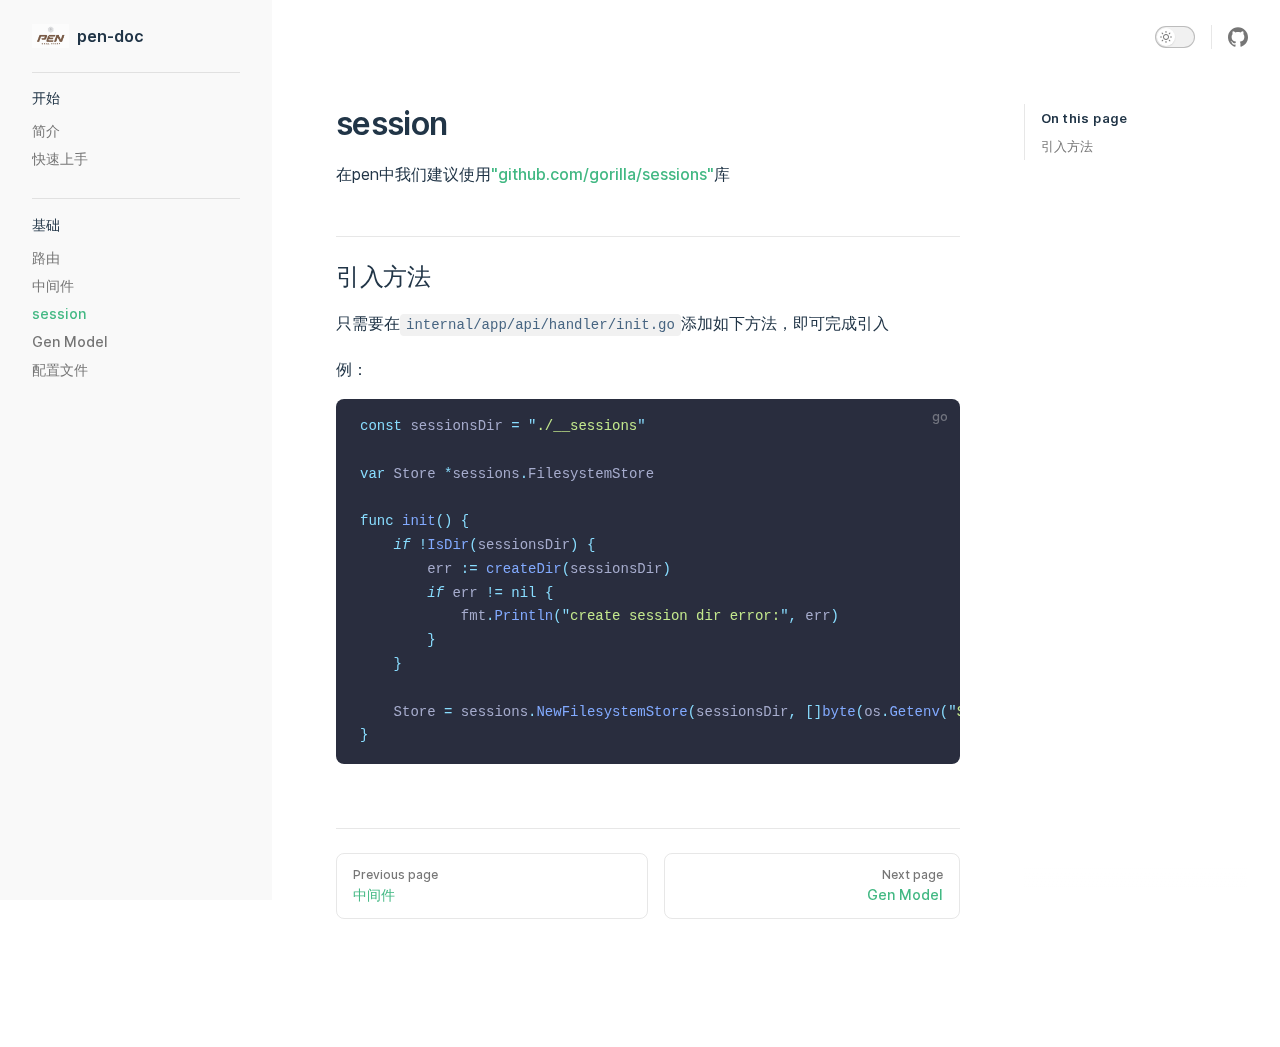
<file: pen-doc/temps/session.html>
<!DOCTYPE html>
<html lang="en-US">
  <head>
    <meta charset="utf-8">
    <meta name="viewport" content="width=device-width,initial-scale=1">
    <title>session | pen-doc</title>
    <meta name="description" content="pen document project.">
    <link rel="preload stylesheet" href="/pen-doc/assets/style.c1835e32.css" as="style">
    <link rel="modulepreload" href="/pen-doc/assets/app.12811cf7.js">
    <link rel="modulepreload" href="/pen-doc/assets/temps_session.md.824daacb.lean.js">
    
    <link rel="icon" href="/pen-doc/icon.png" type="image/png">
  <script id="check-dark-light">(()=>{const e=localStorage.getItem("vitepress-theme-appearance")||"",a=window.matchMedia("(prefers-color-scheme: dark)").matches;(!e||e==="auto"?a:e==="dark")&&document.documentElement.classList.add("dark")})();</script>
  </head>
  <body>
    <div id="app"><div class="Layout" data-v-5211c0b1><!--[--><!--]--><!--[--><span tabindex="-1" data-v-151f2593></span><a href="#VPContent" class="VPSkipLink visually-hidden" data-v-151f2593> Skip to content </a><!--]--><!----><header class="VPNav" data-v-5211c0b1 data-v-8c0a9870><div class="VPNavBar has-sidebar" data-v-8c0a9870 data-v-1bbed88e><div class="container" data-v-1bbed88e><div class="VPNavBarTitle has-sidebar" data-v-1bbed88e data-v-d5925166><a class="title" href="/pen-doc/" data-v-d5925166><!--[--><!--]--><!--[--><img class="VPImage logo" src="/pen-doc/icon.png" alt data-v-6db2186b><!--]--><!--[-->pen-doc<!--]--><!--[--><!--]--></a></div><div class="content" data-v-1bbed88e><!--[--><!--]--><!----><!----><!----><div class="VPNavBarAppearance appearance" data-v-1bbed88e data-v-a3e7452b><button class="VPSwitch VPSwitchAppearance" type="button" role="switch" aria-label="toggle dark mode" aria-checked="false" data-v-a3e7452b data-v-481098f9 data-v-eba7420e><span class="check" data-v-eba7420e><span class="icon" data-v-eba7420e><!--[--><svg xmlns="http://www.w3.org/2000/svg" aria-hidden="true" focusable="false" viewbox="0 0 24 24" class="sun" data-v-481098f9><path d="M12,18c-3.3,0-6-2.7-6-6s2.7-6,6-6s6,2.7,6,6S15.3,18,12,18zM12,8c-2.2,0-4,1.8-4,4c0,2.2,1.8,4,4,4c2.2,0,4-1.8,4-4C16,9.8,14.2,8,12,8z"></path><path d="M12,4c-0.6,0-1-0.4-1-1V1c0-0.6,0.4-1,1-1s1,0.4,1,1v2C13,3.6,12.6,4,12,4z"></path><path d="M12,24c-0.6,0-1-0.4-1-1v-2c0-0.6,0.4-1,1-1s1,0.4,1,1v2C13,23.6,12.6,24,12,24z"></path><path d="M5.6,6.6c-0.3,0-0.5-0.1-0.7-0.3L3.5,4.9c-0.4-0.4-0.4-1,0-1.4s1-0.4,1.4,0l1.4,1.4c0.4,0.4,0.4,1,0,1.4C6.2,6.5,5.9,6.6,5.6,6.6z"></path><path d="M19.8,20.8c-0.3,0-0.5-0.1-0.7-0.3l-1.4-1.4c-0.4-0.4-0.4-1,0-1.4s1-0.4,1.4,0l1.4,1.4c0.4,0.4,0.4,1,0,1.4C20.3,20.7,20,20.8,19.8,20.8z"></path><path d="M3,13H1c-0.6,0-1-0.4-1-1s0.4-1,1-1h2c0.6,0,1,0.4,1,1S3.6,13,3,13z"></path><path d="M23,13h-2c-0.6,0-1-0.4-1-1s0.4-1,1-1h2c0.6,0,1,0.4,1,1S23.6,13,23,13z"></path><path d="M4.2,20.8c-0.3,0-0.5-0.1-0.7-0.3c-0.4-0.4-0.4-1,0-1.4l1.4-1.4c0.4-0.4,1-0.4,1.4,0s0.4,1,0,1.4l-1.4,1.4C4.7,20.7,4.5,20.8,4.2,20.8z"></path><path d="M18.4,6.6c-0.3,0-0.5-0.1-0.7-0.3c-0.4-0.4-0.4-1,0-1.4l1.4-1.4c0.4-0.4,1-0.4,1.4,0s0.4,1,0,1.4l-1.4,1.4C18.9,6.5,18.6,6.6,18.4,6.6z"></path></svg><svg xmlns="http://www.w3.org/2000/svg" aria-hidden="true" focusable="false" viewbox="0 0 24 24" class="moon" data-v-481098f9><path d="M12.1,22c-0.3,0-0.6,0-0.9,0c-5.5-0.5-9.5-5.4-9-10.9c0.4-4.8,4.2-8.6,9-9c0.4,0,0.8,0.2,1,0.5c0.2,0.3,0.2,0.8-0.1,1.1c-2,2.7-1.4,6.4,1.3,8.4c2.1,1.6,5,1.6,7.1,0c0.3-0.2,0.7-0.3,1.1-0.1c0.3,0.2,0.5,0.6,0.5,1c-0.2,2.7-1.5,5.1-3.6,6.8C16.6,21.2,14.4,22,12.1,22zM9.3,4.4c-2.9,1-5,3.6-5.2,6.8c-0.4,4.4,2.8,8.3,7.2,8.7c2.1,0.2,4.2-0.4,5.8-1.8c1.1-0.9,1.9-2.1,2.4-3.4c-2.5,0.9-5.3,0.5-7.5-1.1C9.2,11.4,8.1,7.7,9.3,4.4z"></path></svg><!--]--></span></span></button></div><div class="VPSocialLinks VPNavBarSocialLinks social-links" data-v-1bbed88e data-v-738bef5a data-v-f6988cfb><!--[--><a class="VPSocialLink" href="https://github.com/rr13k/pen" target="_blank" rel="noopener" data-v-f6988cfb data-v-e57698f6><svg role="img" viewBox="0 0 24 24" xmlns="http://www.w3.org/2000/svg"><title>GitHub</title><path d="M12 .297c-6.63 0-12 5.373-12 12 0 5.303 3.438 9.8 8.205 11.385.6.113.82-.258.82-.577 0-.285-.01-1.04-.015-2.04-3.338.724-4.042-1.61-4.042-1.61C4.422 18.07 3.633 17.7 3.633 17.7c-1.087-.744.084-.729.084-.729 1.205.084 1.838 1.236 1.838 1.236 1.07 1.835 2.809 1.305 3.495.998.108-.776.417-1.305.76-1.605-2.665-.3-5.466-1.332-5.466-5.93 0-1.31.465-2.38 1.235-3.22-.135-.303-.54-1.523.105-3.176 0 0 1.005-.322 3.3 1.23.96-.267 1.98-.399 3-.405 1.02.006 2.04.138 3 .405 2.28-1.552 3.285-1.23 3.285-1.23.645 1.653.24 2.873.12 3.176.765.84 1.23 1.91 1.23 3.22 0 4.61-2.805 5.625-5.475 5.92.42.36.81 1.096.81 2.22 0 1.606-.015 2.896-.015 3.286 0 .315.21.69.825.57C20.565 22.092 24 17.592 24 12.297c0-6.627-5.373-12-12-12"/></svg></a><!--]--></div><div class="VPFlyout VPNavBarExtra extra" data-v-1bbed88e data-v-e4361c82 data-v-6ffb57d3><button type="button" class="button" aria-haspopup="true" aria-expanded="false" aria-label="extra navigation" data-v-6ffb57d3><svg xmlns="http://www.w3.org/2000/svg" aria-hidden="true" focusable="false" viewbox="0 0 24 24" class="icon" data-v-6ffb57d3><circle cx="12" cy="12" r="2"></circle><circle cx="19" cy="12" r="2"></circle><circle cx="5" cy="12" r="2"></circle></svg></button><div class="menu" data-v-6ffb57d3><div class="VPMenu" data-v-6ffb57d3 data-v-1c5d0cfc><!----><!--[--><!--[--><!----><div class="group" data-v-e4361c82><div class="item appearance" data-v-e4361c82><p class="label" data-v-e4361c82>Appearance</p><div class="appearance-action" data-v-e4361c82><button class="VPSwitch VPSwitchAppearance" type="button" role="switch" aria-label="toggle dark mode" aria-checked="false" data-v-e4361c82 data-v-481098f9 data-v-eba7420e><span class="check" data-v-eba7420e><span class="icon" data-v-eba7420e><!--[--><svg xmlns="http://www.w3.org/2000/svg" aria-hidden="true" focusable="false" viewbox="0 0 24 24" class="sun" data-v-481098f9><path d="M12,18c-3.3,0-6-2.7-6-6s2.7-6,6-6s6,2.7,6,6S15.3,18,12,18zM12,8c-2.2,0-4,1.8-4,4c0,2.2,1.8,4,4,4c2.2,0,4-1.8,4-4C16,9.8,14.2,8,12,8z"></path><path d="M12,4c-0.6,0-1-0.4-1-1V1c0-0.6,0.4-1,1-1s1,0.4,1,1v2C13,3.6,12.6,4,12,4z"></path><path d="M12,24c-0.6,0-1-0.4-1-1v-2c0-0.6,0.4-1,1-1s1,0.4,1,1v2C13,23.6,12.6,24,12,24z"></path><path d="M5.6,6.6c-0.3,0-0.5-0.1-0.7-0.3L3.5,4.9c-0.4-0.4-0.4-1,0-1.4s1-0.4,1.4,0l1.4,1.4c0.4,0.4,0.4,1,0,1.4C6.2,6.5,5.9,6.6,5.6,6.6z"></path><path d="M19.8,20.8c-0.3,0-0.5-0.1-0.7-0.3l-1.4-1.4c-0.4-0.4-0.4-1,0-1.4s1-0.4,1.4,0l1.4,1.4c0.4,0.4,0.4,1,0,1.4C20.3,20.7,20,20.8,19.8,20.8z"></path><path d="M3,13H1c-0.6,0-1-0.4-1-1s0.4-1,1-1h2c0.6,0,1,0.4,1,1S3.6,13,3,13z"></path><path d="M23,13h-2c-0.6,0-1-0.4-1-1s0.4-1,1-1h2c0.6,0,1,0.4,1,1S23.6,13,23,13z"></path><path d="M4.2,20.8c-0.3,0-0.5-0.1-0.7-0.3c-0.4-0.4-0.4-1,0-1.4l1.4-1.4c0.4-0.4,1-0.4,1.4,0s0.4,1,0,1.4l-1.4,1.4C4.7,20.7,4.5,20.8,4.2,20.8z"></path><path d="M18.4,6.6c-0.3,0-0.5-0.1-0.7-0.3c-0.4-0.4-0.4-1,0-1.4l1.4-1.4c0.4-0.4,1-0.4,1.4,0s0.4,1,0,1.4l-1.4,1.4C18.9,6.5,18.6,6.6,18.4,6.6z"></path></svg><svg xmlns="http://www.w3.org/2000/svg" aria-hidden="true" focusable="false" viewbox="0 0 24 24" class="moon" data-v-481098f9><path d="M12.1,22c-0.3,0-0.6,0-0.9,0c-5.5-0.5-9.5-5.4-9-10.9c0.4-4.8,4.2-8.6,9-9c0.4,0,0.8,0.2,1,0.5c0.2,0.3,0.2,0.8-0.1,1.1c-2,2.7-1.4,6.4,1.3,8.4c2.1,1.6,5,1.6,7.1,0c0.3-0.2,0.7-0.3,1.1-0.1c0.3,0.2,0.5,0.6,0.5,1c-0.2,2.7-1.5,5.1-3.6,6.8C16.6,21.2,14.4,22,12.1,22zM9.3,4.4c-2.9,1-5,3.6-5.2,6.8c-0.4,4.4,2.8,8.3,7.2,8.7c2.1,0.2,4.2-0.4,5.8-1.8c1.1-0.9,1.9-2.1,2.4-3.4c-2.5,0.9-5.3,0.5-7.5-1.1C9.2,11.4,8.1,7.7,9.3,4.4z"></path></svg><!--]--></span></span></button></div></div></div><div class="group" data-v-e4361c82><div class="item social-links" data-v-e4361c82><div class="VPSocialLinks social-links-list" data-v-e4361c82 data-v-f6988cfb><!--[--><a class="VPSocialLink" href="https://github.com/rr13k/pen" target="_blank" rel="noopener" data-v-f6988cfb data-v-e57698f6><svg role="img" viewBox="0 0 24 24" xmlns="http://www.w3.org/2000/svg"><title>GitHub</title><path d="M12 .297c-6.63 0-12 5.373-12 12 0 5.303 3.438 9.8 8.205 11.385.6.113.82-.258.82-.577 0-.285-.01-1.04-.015-2.04-3.338.724-4.042-1.61-4.042-1.61C4.422 18.07 3.633 17.7 3.633 17.7c-1.087-.744.084-.729.084-.729 1.205.084 1.838 1.236 1.838 1.236 1.07 1.835 2.809 1.305 3.495.998.108-.776.417-1.305.76-1.605-2.665-.3-5.466-1.332-5.466-5.93 0-1.31.465-2.38 1.235-3.22-.135-.303-.54-1.523.105-3.176 0 0 1.005-.322 3.3 1.23.96-.267 1.98-.399 3-.405 1.02.006 2.04.138 3 .405 2.28-1.552 3.285-1.23 3.285-1.23.645 1.653.24 2.873.12 3.176.765.84 1.23 1.91 1.23 3.22 0 4.61-2.805 5.625-5.475 5.92.42.36.81 1.096.81 2.22 0 1.606-.015 2.896-.015 3.286 0 .315.21.69.825.57C20.565 22.092 24 17.592 24 12.297c0-6.627-5.373-12-12-12"/></svg></a><!--]--></div></div></div><!--]--><!--]--></div></div></div><!--[--><!--]--><button type="button" class="VPNavBarHamburger hamburger" aria-label="mobile navigation" aria-expanded="false" aria-controls="VPNavScreen" data-v-1bbed88e data-v-e5dd9c1c><span class="container" data-v-e5dd9c1c><span class="top" data-v-e5dd9c1c></span><span class="middle" data-v-e5dd9c1c></span><span class="bottom" data-v-e5dd9c1c></span></span></button></div></div></div><!----></header><div class="VPLocalNav" data-v-5211c0b1 data-v-b6162a8b><button class="menu" aria-expanded="false" aria-controls="VPSidebarNav" data-v-b6162a8b><svg xmlns="http://www.w3.org/2000/svg" aria-hidden="true" focusable="false" viewbox="0 0 24 24" class="menu-icon" data-v-b6162a8b><path d="M17,11H3c-0.6,0-1-0.4-1-1s0.4-1,1-1h14c0.6,0,1,0.4,1,1S17.6,11,17,11z"></path><path d="M21,7H3C2.4,7,2,6.6,2,6s0.4-1,1-1h18c0.6,0,1,0.4,1,1S21.6,7,21,7z"></path><path d="M21,15H3c-0.6,0-1-0.4-1-1s0.4-1,1-1h18c0.6,0,1,0.4,1,1S21.6,15,21,15z"></path><path d="M17,19H3c-0.6,0-1-0.4-1-1s0.4-1,1-1h14c0.6,0,1,0.4,1,1S17.6,19,17,19z"></path></svg><span class="menu-text" data-v-b6162a8b>Menu</span></button><a class="top-link" href="#" data-v-b6162a8b> Return to top </a></div><aside class="VPSidebar" data-v-5211c0b1 data-v-a186aa16><nav class="nav" id="VPSidebarNav" aria-labelledby="sidebar-aria-label" tabindex="-1" data-v-a186aa16><span class="visually-hidden" id="sidebar-aria-label" data-v-a186aa16> Sidebar Navigation </span><!--[--><!--]--><!--[--><div class="group" data-v-a186aa16><section class="VPSidebarGroup" data-v-a186aa16 data-v-6e45c352><div class="title" data-v-6e45c352><h2 class="title-text" data-v-6e45c352>开始</h2><div class="action" data-v-6e45c352><svg xmlns="http://www.w3.org/2000/svg" xmlns:xlink="http://www.w3.org/1999/xlink" viewbox="0 0 24 24" class="icon minus" data-v-6e45c352><path d="M19,2H5C3.3,2,2,3.3,2,5v14c0,1.7,1.3,3,3,3h14c1.7,0,3-1.3,3-3V5C22,3.3,20.7,2,19,2zM20,19c0,0.6-0.4,1-1,1H5c-0.6,0-1-0.4-1-1V5c0-0.6,0.4-1,1-1h14c0.6,0,1,0.4,1,1V19z"></path><path d="M16,11H8c-0.6,0-1,0.4-1,1s0.4,1,1,1h8c0.6,0,1-0.4,1-1S16.6,11,16,11z"></path></svg><svg version="1.1" xmlns="http://www.w3.org/2000/svg" viewbox="0 0 24 24" class="icon plus" data-v-6e45c352><path d="M19,2H5C3.3,2,2,3.3,2,5v14c0,1.7,1.3,3,3,3h14c1.7,0,3-1.3,3-3V5C22,3.3,20.7,2,19,2z M20,19c0,0.6-0.4,1-1,1H5c-0.6,0-1-0.4-1-1V5c0-0.6,0.4-1,1-1h14c0.6,0,1,0.4,1,1V19z"></path><path d="M16,11h-3V8c0-0.6-0.4-1-1-1s-1,0.4-1,1v3H8c-0.6,0-1,0.4-1,1s0.4,1,1,1h3v3c0,0.6,0.4,1,1,1s1-0.4,1-1v-3h3c0.6,0,1-0.4,1-1S16.6,11,16,11z"></path></svg></div></div><div class="items" data-v-6e45c352><!--[--><!--[--><a class="VPLink link link" href="/pen-doc/index.html" style="padding-left:0px;" tabindex="-1" data-v-70e2cdfb data-v-3c355974><!--[--><span class="link-text" data-v-70e2cdfb>简介</span><!--]--><!----></a><!----><!--]--><!--[--><a class="VPLink link link" href="/pen-doc/getting-started.html" style="padding-left:0px;" tabindex="-1" data-v-70e2cdfb data-v-3c355974><!--[--><span class="link-text" data-v-70e2cdfb>快速上手</span><!--]--><!----></a><!----><!--]--><!--]--></div></section></div><div class="group" data-v-a186aa16><section class="VPSidebarGroup" data-v-a186aa16 data-v-6e45c352><div class="title" data-v-6e45c352><h2 class="title-text" data-v-6e45c352>基础</h2><div class="action" data-v-6e45c352><svg xmlns="http://www.w3.org/2000/svg" xmlns:xlink="http://www.w3.org/1999/xlink" viewbox="0 0 24 24" class="icon minus" data-v-6e45c352><path d="M19,2H5C3.3,2,2,3.3,2,5v14c0,1.7,1.3,3,3,3h14c1.7,0,3-1.3,3-3V5C22,3.3,20.7,2,19,2zM20,19c0,0.6-0.4,1-1,1H5c-0.6,0-1-0.4-1-1V5c0-0.6,0.4-1,1-1h14c0.6,0,1,0.4,1,1V19z"></path><path d="M16,11H8c-0.6,0-1,0.4-1,1s0.4,1,1,1h8c0.6,0,1-0.4,1-1S16.6,11,16,11z"></path></svg><svg version="1.1" xmlns="http://www.w3.org/2000/svg" viewbox="0 0 24 24" class="icon plus" data-v-6e45c352><path d="M19,2H5C3.3,2,2,3.3,2,5v14c0,1.7,1.3,3,3,3h14c1.7,0,3-1.3,3-3V5C22,3.3,20.7,2,19,2z M20,19c0,0.6-0.4,1-1,1H5c-0.6,0-1-0.4-1-1V5c0-0.6,0.4-1,1-1h14c0.6,0,1,0.4,1,1V19z"></path><path d="M16,11h-3V8c0-0.6-0.4-1-1-1s-1,0.4-1,1v3H8c-0.6,0-1,0.4-1,1s0.4,1,1,1h3v3c0,0.6,0.4,1,1,1s1-0.4,1-1v-3h3c0.6,0,1-0.4,1-1S16.6,11,16,11z"></path></svg></div></div><div class="items" data-v-6e45c352><!--[--><!--[--><a class="VPLink link link" href="/pen-doc/temps/router.html" style="padding-left:0px;" tabindex="-1" data-v-70e2cdfb data-v-3c355974><!--[--><span class="link-text" data-v-70e2cdfb>路由</span><!--]--><!----></a><!----><!--]--><!--[--><a class="VPLink link link" href="/pen-doc/temps/plug.html" style="padding-left:0px;" tabindex="-1" data-v-70e2cdfb data-v-3c355974><!--[--><span class="link-text" data-v-70e2cdfb>中间件</span><!--]--><!----></a><!----><!--]--><!--[--><a class="VPLink link link active" href="/pen-doc/temps/session.html" style="padding-left:0px;" tabindex="-1" data-v-70e2cdfb data-v-3c355974><!--[--><span class="link-text" data-v-70e2cdfb>session</span><!--]--><!----></a><!----><!--]--><!--[--><a class="VPLink link link" href="/pen-doc/temps/gen-model.html" style="padding-left:0px;" tabindex="-1" data-v-70e2cdfb data-v-3c355974><!--[--><span class="link-text" data-v-70e2cdfb>Gen Model</span><!--]--><!----></a><!----><!--]--><!--[--><a class="VPLink link link" href="/pen-doc/temps/options.html" style="padding-left:0px;" tabindex="-1" data-v-70e2cdfb data-v-3c355974><!--[--><span class="link-text" data-v-70e2cdfb>配置文件</span><!--]--><!----></a><!----><!--]--><!--]--></div></section></div><!--]--><!--[--><!--]--></nav></aside><div class="VPContent has-sidebar" id="VPContent" data-v-5211c0b1 data-v-296cfad2><div class="VPDoc has-sidebar has-aside" data-v-296cfad2 data-v-cfb513e0><div class="container" data-v-cfb513e0><div class="aside" data-v-cfb513e0><div class="aside-curtain" data-v-cfb513e0></div><div class="aside-container" data-v-cfb513e0><div class="aside-content" data-v-cfb513e0><div class="VPDocAside" data-v-cfb513e0 data-v-afc4c1a1><!--[--><!--]--><!--[--><!--]--><div class="VPDocAsideOutline" data-v-afc4c1a1 data-v-2865c0b0><div class="content" data-v-2865c0b0><div class="outline-marker" data-v-2865c0b0></div><div class="outline-title" data-v-2865c0b0>On this page</div><nav aria-labelledby="doc-outline-aria-label" data-v-2865c0b0><span class="visually-hidden" id="doc-outline-aria-label" data-v-2865c0b0> Table of Contents for current page </span><ul class="root" data-v-2865c0b0 data-v-1188541a><!--[--><!--]--></ul></nav></div></div><!--[--><!--]--><div class="spacer" data-v-afc4c1a1></div><!--[--><!--]--><!----><!--[--><!--]--><!--[--><!--]--></div></div></div></div><div class="content" data-v-cfb513e0><div class="content-container" data-v-cfb513e0><!--[--><!--]--><main class="main" data-v-cfb513e0><div style="position:relative;" class="vp-doc _pen-doc_temps_session" data-v-cfb513e0><div><h1 id="session" tabindex="-1">session <a class="header-anchor" href="#session" aria-hidden="true">#</a></h1><p>在pen中我们建议使用<a href="https://pkg.go.dev/github.com/gorilla/sessions@v1.2.1#section-readme" target="_blank" rel="noreferrer">&quot;github.com/gorilla/sessions&quot;</a>库</p><h2 id="引入方法" tabindex="-1">引入方法 <a class="header-anchor" href="#引入方法" aria-hidden="true">#</a></h2><p>只需要在<code>internal/app/api/handler/init.go</code>添加如下方法，即可完成引入</p><p>例：</p><div class="language-go"><button title="Copy Code" class="copy"></button><span class="lang">go</span><pre class="shiki material-palenight"><code><span class="line"><span style="color:#89DDFF;">const</span><span style="color:#A6ACCD;"> sessionsDir </span><span style="color:#89DDFF;">=</span><span style="color:#A6ACCD;"> </span><span style="color:#89DDFF;">&quot;</span><span style="color:#C3E88D;">./__sessions</span><span style="color:#89DDFF;">&quot;</span></span>
<span class="line"></span>
<span class="line"><span style="color:#89DDFF;">var</span><span style="color:#A6ACCD;"> Store </span><span style="color:#89DDFF;">*</span><span style="color:#A6ACCD;">sessions</span><span style="color:#89DDFF;">.</span><span style="color:#A6ACCD;">FilesystemStore</span></span>
<span class="line"></span>
<span class="line"><span style="color:#89DDFF;">func</span><span style="color:#A6ACCD;"> </span><span style="color:#82AAFF;">init</span><span style="color:#89DDFF;">()</span><span style="color:#A6ACCD;"> </span><span style="color:#89DDFF;">{</span></span>
<span class="line"><span style="color:#A6ACCD;">	</span><span style="color:#89DDFF;font-style:italic;">if</span><span style="color:#A6ACCD;"> </span><span style="color:#89DDFF;">!</span><span style="color:#82AAFF;">IsDir</span><span style="color:#89DDFF;">(</span><span style="color:#A6ACCD;">sessionsDir</span><span style="color:#89DDFF;">)</span><span style="color:#A6ACCD;"> </span><span style="color:#89DDFF;">{</span></span>
<span class="line"><span style="color:#A6ACCD;">		err </span><span style="color:#89DDFF;">:=</span><span style="color:#A6ACCD;"> </span><span style="color:#82AAFF;">createDir</span><span style="color:#89DDFF;">(</span><span style="color:#A6ACCD;">sessionsDir</span><span style="color:#89DDFF;">)</span></span>
<span class="line"><span style="color:#A6ACCD;">		</span><span style="color:#89DDFF;font-style:italic;">if</span><span style="color:#A6ACCD;"> err </span><span style="color:#89DDFF;">!=</span><span style="color:#A6ACCD;"> </span><span style="color:#89DDFF;">nil</span><span style="color:#A6ACCD;"> </span><span style="color:#89DDFF;">{</span></span>
<span class="line"><span style="color:#A6ACCD;">			fmt</span><span style="color:#89DDFF;">.</span><span style="color:#82AAFF;">Println</span><span style="color:#89DDFF;">(</span><span style="color:#89DDFF;">&quot;</span><span style="color:#C3E88D;">create session dir error:</span><span style="color:#89DDFF;">&quot;</span><span style="color:#89DDFF;">,</span><span style="color:#A6ACCD;"> err</span><span style="color:#89DDFF;">)</span></span>
<span class="line"><span style="color:#A6ACCD;">		</span><span style="color:#89DDFF;">}</span></span>
<span class="line"><span style="color:#A6ACCD;">	</span><span style="color:#89DDFF;">}</span></span>
<span class="line"></span>
<span class="line"><span style="color:#A6ACCD;">	Store </span><span style="color:#89DDFF;">=</span><span style="color:#A6ACCD;"> sessions</span><span style="color:#89DDFF;">.</span><span style="color:#82AAFF;">NewFilesystemStore</span><span style="color:#89DDFF;">(</span><span style="color:#A6ACCD;">sessionsDir</span><span style="color:#89DDFF;">,</span><span style="color:#A6ACCD;"> </span><span style="color:#89DDFF;">[]</span><span style="color:#82AAFF;">byte</span><span style="color:#89DDFF;">(</span><span style="color:#A6ACCD;">os</span><span style="color:#89DDFF;">.</span><span style="color:#82AAFF;">Getenv</span><span style="color:#89DDFF;">(</span><span style="color:#89DDFF;">&quot;</span><span style="color:#C3E88D;">SESSION_KEY)</span><span style="color:#89DDFF;">&quot;</span><span style="color:#89DDFF;">)))</span></span>
<span class="line"><span style="color:#89DDFF;">}</span></span>
<span class="line"></span></code></pre></div></div></div></main><!--[--><!--]--><footer class="VPDocFooter" data-v-cfb513e0 data-v-21f75714><!----><div class="prev-next" data-v-21f75714><div class="pager" data-v-21f75714><a class="pager-link prev" href="/pen-doc/temps/plug.html" data-v-21f75714><span class="desc" data-v-21f75714>Previous page</span><span class="title" data-v-21f75714>中间件</span></a></div><div class="has-prev pager" data-v-21f75714><a class="pager-link next" href="/pen-doc/temps/gen-model.html" data-v-21f75714><span class="desc" data-v-21f75714>Next page</span><span class="title" data-v-21f75714>Gen Model</span></a></div></div></footer><!--[--><!--]--></div></div></div></div></div><!----><!--[--><!--]--></div></div>
    <script>__VP_HASH_MAP__ = JSON.parse("{\"temps_options.md\":\"011d7326\",\"index.md\":\"1434dd99\",\"getting-started.md\":\"e1236bce\",\"temps_session.md\":\"824daacb\",\"temps_plug.md\":\"e68bfa76\",\"temps_router.md\":\"31dcdd6b\",\"temps_gen-model.md\":\"04035a3f\"}")</script>
    <script type="module" async src="/pen-doc/assets/app.12811cf7.js"></script>
    
  </body>
</html>
</file>
<file: index.css>
._{
    border-top: seashell 2px solid;
    width: 28px;
    margin-left: 5px;
    padding-top: 30px;
}

*{
    font-family: "Hiragino Sans GB", "Microsoft YaHei", "open sans", "Helvetica Neue", Helvetica, Arial, sans-serif;
    user-select: none;
}

.link:hover{
    color: #b7b7b7;
}

.link{
    text-decoration:none; 
    color: white;
    font-size: 37px;
    cursor:pointer;
    padding-right: 100px;
}

.linkBox{
    position: relative;
    animation:zoom 3s 1;
    animation-timing-function:ease;
    -webkit-animation:zoom 3s 1; /*Safari and Chrome*/
    -webkit-animation-timing-function:ease;
}


@keyframes zoom
{
0% {transform:scale(0,0);}
30% {transform:scale(0,0);}
100% {transform:scale(1,1);}
}

@-webkit-keyframes zoom /*Safari and Chrome*/
{
0% {transform:scale(0,0);}
30% {transform:scale(0,0);}
100% {transform:scale(1,1);}
}


#main{
    position: fixed;
    left: 10%;
    top: 33%;
}

.title1{
    font-size: 32px;
    margin: 0;
    color: wheat;
}

.title1box{
    position: relative;
    animation:mymove 2s 1;
    animation-timing-function:ease;
    -webkit-animation:mymove 2s 1; /*Safari and Chrome*/
    -webkit-animation-timing-function:ease;
}

.title2box{
    position: relative;
    animation:mymove2 3s 1;
    animation-timing-function:ease;
    -webkit-animation:mymove2 3s 1; /*Safari and Chrome*/
    -webkit-animation-timing-function:ease;
}

@keyframes mymove2
{
0% {opacity: 0;}
30% {opacity: 0;}
100% {opacity:1;}
}

@-webkit-keyframes mymove2 /*Safari and Chrome*/
{
0% {opacity: 0;}
30% {opacity: 0;}
100% {opacity:1;}
}


@keyframes mymove
{
from {left:-400px;}
to {left:0px;}
}

@-webkit-keyframes mymove /*Safari and Chrome*/
{
from {left:-400px;}
to {left:0px;}
}

.title2{
    font-size: 38px;
    margin: 0;
    color: wheat;
}

.title3{
    color: wheat;
    position: fixed;
    font-size: 90px;
    top: 40%;
    right: 2%;
    transform:rotate(90deg);
    -ms-transform:rotate(90deg); 	/* IE 9 */
    -moz-transform:rotate(90deg); 	/* Firefox */
    -webkit-transform:rotate(90deg); /* Safari 和 Chrome */
    -o-transform:rotate(90deg); 	/* Opera */
    animation:_hide 5s 1;
    animation-timing-function:ease;
    -webkit-animation:_hide 5s 1; /*Safari and Chrome*/
    -webkit-animation-timing-function:ease;
}

@keyframes _hide
{
from {color:black;opacity: 0;}
to {color:wheat;opacity: 1;}
}

@-webkit-keyframes _hide /*Safari and Chrome*/
{
from {color:black;opacity: 0;}
to {color:wheat;opacity: 1;}
}

body{
    background-color: #101010;
}

.star {
display: block;
width: 5px;
height: 5px;
border-radius: 50%;
background: #FFF;
top: 100px;
left: 500px;
position: relative;
transform-origin: 100% 0;
animation: star-ani 4s linear infinite;
-webkit-animation:star-ani 5s linear infinite;
box-shadow: 0 0 5px 5px rgba(255, 255, 255, .3);
opacity: 0;
z-index: 2;
}
.star:after {
content: '';
display: block;
top: 0px;
left: 4px;
border: 0px solid #fff;
border-width: 0px 90px 2px 90px;
border-color: transparent transparent transparent rgba(255, 255, 255, .3);
transform: rotate(-45deg) translate3d(1px, 3px, 0);
box-shadow: 0 0 1px 0 rgba(255, 255, 255, .1);
transform-origin: 0% 100%;
}
.pink {
top: 100px;
left: 800px;
background: #fff;
animation-delay: 3s;
-webkit-animation-delay: 3s;
-moz-animation-delay: 3s;
}
.pink:after {
border-color: transparent transparent transparent #fff;
animation-delay: 3s;
-webkit-animation-delay: 3s;
-moz-animation-delay: 3s;
}
.blue {
top: 120px;
left: 1200px;
background: fff;
animation-delay: 7s;
-webkit-animation-delay: 7s;
-moz-animation-delay: 7s;
}
.blue:after {
 border-color: transparent transparent transparent fff;
-webkit-animation-delay: 7s;
-moz-animation-delay: 7s;
animation-delay: 7s;
}
@keyframes star-ani {
0% {
    opacity: 0;
    transform: scale(0) translate3d(0, 0, 0);
}
20%{
    opacity: 0.8;
    transform: scale(0.2) translate3d(-100px, 100px, 0);
}
40% {
    opacity: 0.8;
    transform: scale(0.4) translate3d(-200px, 200px, 0);
}
60% {
    opacity: 0.8;
    transform: scale(0.6) translate3d(-300px, 300px, 0);
}
80% {
    opacity: 1;
    transform: scale(0.8) translate3d(-350px, 350px, 0);
}
100% {
    opacity: 1;
    transform: scale(1) translate3d(-400px, 380px, 0);
}
}
</file>
<file: pen-doc/assets/style.c1835e32.css>
@font-face{font-family:Inter var;font-weight:100 900;font-display:swap;font-style:normal;font-named-instance:"Regular";src:url(/pen-doc/assets/inter-roman-cyrillic.5f2c6c8c.woff2) format("woff2");unicode-range:U+0301,U+0400-045F,U+0490-0491,U+04B0-04B1,U+2116}@font-face{font-family:Inter var;font-weight:100 900;font-display:swap;font-style:normal;font-named-instance:"Regular";src:url(/pen-doc/assets/inter-roman-cyrillic-ext.e75737ce.woff2) format("woff2");unicode-range:U+0460-052F,U+1C80-1C88,U+20B4,U+2DE0-2DFF,U+A640-A69F,U+FE2E-FE2F}@font-face{font-family:Inter var;font-weight:100 900;font-display:swap;font-style:normal;font-named-instance:"Regular";src:url(/pen-doc/assets/inter-roman-greek.d5a6d92a.woff2) format("woff2");unicode-range:U+0370-03FF}@font-face{font-family:Inter var;font-weight:100 900;font-display:swap;font-style:normal;font-named-instance:"Regular";src:url(/pen-doc/assets/inter-roman-greek-ext.ab0619bc.woff2) format("woff2");unicode-range:U+1F00-1FFF}@font-face{font-family:Inter var;font-weight:100 900;font-display:swap;font-style:normal;font-named-instance:"Regular";src:url(/pen-doc/assets/inter-roman-latin.2ed14f66.woff2) format("woff2");unicode-range:U+0000-00FF,U+0131,U+0152-0153,U+02BB-02BC,U+02C6,U+02DA,U+02DC,U+2000-206F,U+2074,U+20AC,U+2122,U+2191,U+2193,U+2212,U+2215,U+FEFF,U+FFFD}@font-face{font-family:Inter var;font-weight:100 900;font-display:swap;font-style:normal;font-named-instance:"Regular";src:url(/pen-doc/assets/inter-roman-latin-ext.0030eebd.woff2) format("woff2");unicode-range:U+0100-024F,U+0259,U+1E00-1EFF,U+2020,U+20A0-20AB,U+20AD-20CF,U+2113,U+2C60-2C7F,U+A720-A7FF}@font-face{font-family:Inter var;font-weight:100 900;font-display:swap;font-style:normal;font-named-instance:"Regular";src:url(/pen-doc/assets/inter-roman-vietnamese.14ce25a6.woff2) format("woff2");unicode-range:U+0102-0103,U+0110-0111,U+0128-0129,U+0168-0169,U+01A0-01A1,U+01AF-01B0,U+1EA0-1EF9,U+20AB}@font-face{font-family:Inter var;font-weight:100 900;font-display:swap;font-style:italic;font-named-instance:"Italic";src:url(/pen-doc/assets/inter-italic-cyrillic.ea42a392.woff2) format("woff2");unicode-range:U+0301,U+0400-045F,U+0490-0491,U+04B0-04B1,U+2116}@font-face{font-family:Inter var;font-weight:100 900;font-display:swap;font-style:italic;font-named-instance:"Italic";src:url(/pen-doc/assets/inter-italic-cyrillic-ext.33bd5a8e.woff2) format("woff2");unicode-range:U+0460-052F,U+1C80-1C88,U+20B4,U+2DE0-2DFF,U+A640-A69F,U+FE2E-FE2F}@font-face{font-family:Inter var;font-weight:100 900;font-display:swap;font-style:italic;font-named-instance:"Italic";src:url(/pen-doc/assets/inter-italic-greek.8f4463c4.woff2) format("woff2");unicode-range:U+0370-03FF}@font-face{font-family:Inter var;font-weight:100 900;font-display:swap;font-style:italic;font-named-instance:"Italic";src:url(/pen-doc/assets/inter-italic-greek-ext.4fbe9427.woff2) format("woff2");unicode-range:U+1F00-1FFF}@font-face{font-family:Inter var;font-weight:100 900;font-display:swap;font-style:italic;font-named-instance:"Italic";src:url(/pen-doc/assets/inter-italic-latin.bd3b6f56.woff2) format("woff2");unicode-range:U+0000-00FF,U+0131,U+0152-0153,U+02BB-02BC,U+02C6,U+02DA,U+02DC,U+2000-206F,U+2074,U+20AC,U+2122,U+2191,U+2193,U+2212,U+2215,U+FEFF,U+FFFD}@font-face{font-family:Inter var;font-weight:100 900;font-display:swap;font-style:italic;font-named-instance:"Italic";src:url(/pen-doc/assets/inter-italic-latin-ext.bd8920cc.woff2) format("woff2");unicode-range:U+0100-024F,U+0259,U+1E00-1EFF,U+2020,U+20A0-20AB,U+20AD-20CF,U+2113,U+2C60-2C7F,U+A720-A7FF}@font-face{font-family:Inter var;font-weight:100 900;font-display:swap;font-style:italic;font-named-instance:"Italic";src:url(/pen-doc/assets/inter-italic-vietnamese.6ce511fb.woff2) format("woff2");unicode-range:U+0102-0103,U+0110-0111,U+0128-0129,U+0168-0169,U+01A0-01A1,U+01AF-01B0,U+1EA0-1EF9,U+20AB}:root{--vp-c-white: #ffffff;--vp-c-white-soft: #f9f9f9;--vp-c-white-mute: #f1f1f1;--vp-c-black: #1a1a1a;--vp-c-black-pure: #000000;--vp-c-black-soft: #242424;--vp-c-black-mute: #2f2f2f;--vp-c-gray: #8e8e8e;--vp-c-gray-light-1: #aeaeae;--vp-c-gray-light-2: #c7c7c7;--vp-c-gray-light-3: #d1d1d1;--vp-c-gray-light-4: #e5e5e5;--vp-c-gray-light-5: #f2f2f2;--vp-c-gray-dark-1: #636363;--vp-c-gray-dark-2: #484848;--vp-c-gray-dark-3: #3a3a3a;--vp-c-gray-dark-4: #282828;--vp-c-gray-dark-5: #202020;--vp-c-divider-light-1: rgba(60, 60, 60, .29);--vp-c-divider-light-2: rgba(60, 60, 60, .12);--vp-c-divider-dark-1: rgba(84, 84, 84, .65);--vp-c-divider-dark-2: rgba(84, 84, 84, .48);--vp-c-text-light-1: var(--vp-c-indigo);--vp-c-text-light-2: rgba(60, 60, 60, .7);--vp-c-text-light-3: rgba(60, 60, 60, .33);--vp-c-text-light-4: rgba(60, 60, 60, .18);--vp-c-text-dark-1: rgba(255, 255, 255, .87);--vp-c-text-dark-2: rgba(235, 235, 235, .6);--vp-c-text-dark-3: rgba(235, 235, 235, .38);--vp-c-text-dark-4: rgba(235, 235, 235, .18);--vp-c-indigo: #213547;--vp-c-indigo-soft: #476582;--vp-c-indigo-light: #aac8e4;--vp-c-indigo-lighter: #c9def1;--vp-c-indigo-dark: #1d2f3f;--vp-c-indigo-darker: #14212e;--vp-c-green: #42b883;--vp-c-green-light: #42d392;--vp-c-green-lighter: #35eb9a;--vp-c-green-dark: #33a06f;--vp-c-green-darker: #155f3e;--vp-c-green-dimm-1: rgba(66, 184, 131, .5);--vp-c-green-dimm-2: rgba(66, 184, 131, .25);--vp-c-green-dimm-3: rgba(66, 184, 131, .05);--vp-c-yellow: #ffc517;--vp-c-yellow-light: #fcd253;--vp-c-yellow-lighter: #fcfc7c;--vp-c-yellow-dark: #e0ad15;--vp-c-yellow-darker: #ad850e;--vp-c-yellow-dimm-1: rgba(255, 197, 23, .5);--vp-c-yellow-dimm-2: rgba(255, 197, 23, .25);--vp-c-yellow-dimm-3: rgba(255, 197, 23, .05);--vp-c-red: #ed3c50;--vp-c-red-light: #f54e82;--vp-c-red-lighter: #fd1d7c;--vp-c-red-dark: #cd2d3f;--vp-c-red-darker: #ab2131;--vp-c-red-dimm-1: rgba(237, 60, 80, .5);--vp-c-red-dimm-2: rgba(237, 60, 80, .25);--vp-c-red-dimm-3: rgba(237, 60, 80, .05)}:root{--vp-c-bg: var(--vp-c-white);--vp-c-bg-soft: var(--vp-c-white-soft);--vp-c-bg-mute: var(--vp-c-white-mute);--vp-c-bg-alt: var(--vp-c-white-soft);--vp-c-bg-alpha-with-backdrop: rgba(255, 255, 255, .7);--vp-c-bg-alpha-without-backdrop: rgba(255, 255, 255, .95);--vp-c-bg-backdrop: rgba(0, 0, 0, .6);--vp-c-divider: var(--vp-c-divider-light-1);--vp-c-divider-light: var(--vp-c-divider-light-2);--vp-c-divider-inverse: var(--vp-c-divider-dark-1);--vp-c-divider-inverse-light: var(--vp-c-divider-dark-2);--vp-c-text-1: var(--vp-c-text-light-1);--vp-c-text-2: var(--vp-c-text-light-2);--vp-c-text-3: var(--vp-c-text-light-3);--vp-c-text-4: var(--vp-c-text-light-4);--vp-c-text-inverse-1: var(--vp-c-text-dark-1);--vp-c-text-inverse-2: var(--vp-c-text-dark-2);--vp-c-text-inverse-3: var(--vp-c-text-dark-3);--vp-c-text-inverse-4: var(--vp-c-text-dark-4);--vp-c-text-code: var(--vp-c-indigo-soft);--vp-c-brand: var(--vp-c-green);--vp-c-brand-light: var(--vp-c-green-light);--vp-c-brand-lighter: var(--vp-c-green-lighter);--vp-c-brand-dark: var(--vp-c-green-dark);--vp-c-brand-darker: var(--vp-c-green-darker);--vp-c-sponsor: #fd1d7c}.dark{--vp-c-bg: var(--vp-c-black-soft);--vp-c-bg-soft: var(--vp-c-black-mute);--vp-c-bg-mute: var(--vp-c-gray-dark-3);--vp-c-bg-alt: var(--vp-c-black);--vp-c-bg-alpha-with-backdrop: rgba(36, 36, 36, .7);--vp-c-bg-alpha-without-backdrop: rgba(36, 36, 36, .95);--vp-c-divider: var(--vp-c-divider-dark-1);--vp-c-divider-light: var(--vp-c-divider-dark-2);--vp-c-divider-inverse: var(--vp-c-divider-light-1);--vp-c-divider-inverse-light: var(--vp-c-divider-light-2);--vp-c-text-1: var(--vp-c-text-dark-1);--vp-c-text-2: var(--vp-c-text-dark-2);--vp-c-text-3: var(--vp-c-text-dark-3);--vp-c-text-4: var(--vp-c-text-dark-4);--vp-c-text-inverse-1: var(--vp-c-text-light-1);--vp-c-text-inverse-2: var(--vp-c-text-light-2);--vp-c-text-inverse-3: var(--vp-c-text-light-3);--vp-c-text-inverse-4: var(--vp-c-text-light-4);--vp-c-text-code: var(--vp-c-indigo-lighter)}:root{--vp-font-family-base: "Inter var", "Inter", ui-sans-serif, system-ui, -apple-system, BlinkMacSystemFont, "Segoe UI", Roboto, "Helvetica Neue", Helvetica, Arial, "Noto Sans", sans-serif, "Apple Color Emoji", "Segoe UI Emoji", "Segoe UI Symbol", "Noto Color Emoji";--vp-font-family-mono: ui-monospace, SFMono-Regular, "SF Mono", Menlo, Monaco, Consolas, "Liberation Mono", "Courier New", monospace}:root{--vp-shadow-1: 0 1px 2px rgba(0, 0, 0, .04), 0 1px 2px rgba(0, 0, 0, .06);--vp-shadow-2: 0 3px 12px rgba(0, 0, 0, .07), 0 1px 4px rgba(0, 0, 0, .07);--vp-shadow-3: 0 12px 32px rgba(0, 0, 0, .1), 0 2px 6px rgba(0, 0, 0, .08);--vp-shadow-4: 0 14px 44px rgba(0, 0, 0, .12), 0 3px 9px rgba(0, 0, 0, .12);--vp-shadow-5: 0 18px 56px rgba(0, 0, 0, .16), 0 4px 12px rgba(0, 0, 0, .16)}:root{--vp-z-index-local-nav: 10;--vp-z-index-nav: 20;--vp-z-index-layout-top: 30;--vp-z-index-backdrop: 40;--vp-z-index-sidebar: 50;--vp-z-index-footer: 60}:root{--vp-icon-copy: url("data:image/svg+xml,%3Csvg xmlns='http://www.w3.org/2000/svg' fill='none' height='20' width='20' stroke='rgba(128,128,128,1)' stroke-width='2' viewBox='0 0 24 24'%3E%3Cpath stroke-linecap='round' stroke-linejoin='round' d='M9 5H7a2 2 0 0 0-2 2v12a2 2 0 0 0 2 2h10a2 2 0 0 0 2-2V7a2 2 0 0 0-2-2h-2M9 5a2 2 0 0 0 2 2h2a2 2 0 0 0 2-2M9 5a2 2 0 0 1 2-2h2a2 2 0 0 1 2 2'/%3E%3C/svg%3E");--vp-icon-copied: url("data:image/svg+xml,%3Csvg xmlns='http://www.w3.org/2000/svg' fill='none' height='20' width='20' stroke='rgba(128,128,128,1)' stroke-width='2' viewBox='0 0 24 24'%3E%3Cpath stroke-linecap='round' stroke-linejoin='round' d='M9 5H7a2 2 0 0 0-2 2v12a2 2 0 0 0 2 2h10a2 2 0 0 0 2-2V7a2 2 0 0 0-2-2h-2M9 5a2 2 0 0 0 2 2h2a2 2 0 0 0 2-2M9 5a2 2 0 0 1 2-2h2a2 2 0 0 1 2 2m-6 9 2 2 4-4'/%3E%3C/svg%3E")}:root{--vp-layout-max-width: 1440px}:root{--vp-code-line-height: 1.7;--vp-code-font-size: .875em;--vp-code-block-color: var(--vp-c-text-dark-1);--vp-code-block-bg: #292d3e;--vp-code-line-highlight-color: rgba(0, 0, 0, .5);--vp-code-line-number-color: var(--vp-c-text-dark-3);--vp-code-line-diff-add-color: rgba(125, 191, 123, .1);--vp-code-line-diff-add-symbol-color: rgba(125, 191, 123, .5);--vp-code-line-diff-remove-color: rgba(255, 128, 128, .05);--vp-code-line-diff-remove-symbol-color: rgba(255, 128, 128, .5);--vp-code-line-error-color: var(--vp-c-red-dimm-2);--vp-code-line-warning-color: var(--vp-c-yellow-dimm-2);--vp-code-copy-code-hover-bg: rgba(255, 255, 255, .05);--vp-code-copy-code-active-text: var(--vp-c-text-dark-2);--vp-code-tab-text-color: var(--vp-c-text-dark-2);--vp-code-tab-bg: var(--vp-code-block-bg);--vp-code-tab-divider: var(--vp-c-divider-dark-2);--vp-code-tab-hover-text-color: var(--vp-c-text-dark-1);--vp-code-tab-active-text-color: var(--vp-c-text-dark-1);--vp-code-tab-active-bar-color: var(--vp-c-brand)}.dark{--vp-code-block-bg: var(--vp-c-black)}:root{--vp-button-brand-border: var(--vp-c-brand-light);--vp-button-brand-text: var(--vp-c-text-dark-1);--vp-button-brand-bg: var(--vp-c-brand);--vp-button-brand-hover-border: var(--vp-c-brand-light);--vp-button-brand-hover-text: var(--vp-c-text-dark-1);--vp-button-brand-hover-bg: var(--vp-c-brand-light);--vp-button-brand-active-border: var(--vp-c-brand-light);--vp-button-brand-active-text: var(--vp-c-text-dark-1);--vp-button-brand-active-bg: var(--vp-button-brand-bg);--vp-button-alt-border: var(--vp-c-gray-light-3);--vp-button-alt-text: var(--vp-c-text-light-1);--vp-button-alt-bg: var(--vp-c-gray-light-5);--vp-button-alt-hover-border: var(--vp-c-gray-light-3);--vp-button-alt-hover-text: var(--vp-c-text-light-1);--vp-button-alt-hover-bg: var(--vp-c-gray-light-4);--vp-button-alt-active-border: var(--vp-c-gray-light-3);--vp-button-alt-active-text: var(--vp-c-text-light-1);--vp-button-alt-active-bg: var(--vp-c-gray-light-3);--vp-button-sponsor-border: var(--vp-c-gray-light-3);--vp-button-sponsor-text: var(--vp-c-text-light-2);--vp-button-sponsor-bg: transparent;--vp-button-sponsor-hover-border: var(--vp-c-sponsor);--vp-button-sponsor-hover-text: var(--vp-c-sponsor);--vp-button-sponsor-hover-bg: transparent;--vp-button-sponsor-active-border: var(--vp-c-sponsor);--vp-button-sponsor-active-text: var(--vp-c-sponsor);--vp-button-sponsor-active-bg: transparent}.dark{--vp-button-brand-border: var(--vp-c-brand-light);--vp-button-brand-text: var(--vp-c-text-dark-1);--vp-button-brand-bg: var(--vp-c-brand-dark);--vp-button-brand-hover-border: var(--vp-c-brand-lighter);--vp-button-brand-hover-text: var(--vp-c-text-dark-1);--vp-button-brand-hover-bg: var(--vp-c-brand);--vp-button-brand-active-border: var(--vp-c-brand-lighter);--vp-button-brand-active-text: var(--vp-c-text-dark-1);--vp-button-brand-active-bg: var(--vp-button-brand-bg);--vp-button-alt-border: var(--vp-c-gray-dark-2);--vp-button-alt-text: var(--vp-c-text-dark-1);--vp-button-alt-bg: var(--vp-c-bg-mute);--vp-button-alt-hover-border: var(--vp-c-gray-dark-2);--vp-button-alt-hover-text: var(--vp-c-text-dark-1);--vp-button-alt-hover-bg: var(--vp-c-gray-dark-2);--vp-button-alt-active-border: var(--vp-c-gray-dark-2);--vp-button-alt-active-text: var(--vp-c-text-dark-1);--vp-button-alt-active-bg: var(--vp-button-alt-bg);--vp-button-sponsor-border: var(--vp-c-gray-dark-1);--vp-button-sponsor-text: var(--vp-c-text-dark-2)}:root{--vp-custom-block-code-font-size: 13px;--vp-custom-block-info-border: var(--vp-c-divider-light);--vp-custom-block-info-text: var(--vp-c-text-2);--vp-custom-block-info-bg: var(--vp-c-white-soft);--vp-custom-block-info-code-bg: var(--vp-c-gray-light-4);--vp-custom-block-tip-border: var(--vp-c-green-dimm-1);--vp-custom-block-tip-text: var(--vp-c-green-darker);--vp-custom-block-tip-bg: var(--vp-c-green-dimm-3);--vp-custom-block-tip-code-bg: var(--vp-custom-block-tip-bg);--vp-custom-block-warning-border: var(--vp-c-yellow-dimm-1);--vp-custom-block-warning-text: var(--vp-c-yellow-darker);--vp-custom-block-warning-bg: var(--vp-c-yellow-dimm-3);--vp-custom-block-warning-code-bg: var(--vp-custom-block-warning-bg);--vp-custom-block-danger-border: var(--vp-c-red-dimm-1);--vp-custom-block-danger-text: var(--vp-c-red-darker);--vp-custom-block-danger-bg: var(--vp-c-red-dimm-3);--vp-custom-block-danger-code-bg: var(--vp-custom-block-danger-bg);--vp-custom-block-details-border: var(--vp-custom-block-info-border);--vp-custom-block-details-text: var(--vp-custom-block-info-text);--vp-custom-block-details-bg: var(--vp-custom-block-info-bg);--vp-custom-block-details-code-bg: var(--vp-custom-block-details-bg)}.dark{--vp-custom-block-info-border: var(--vp-c-divider-light);--vp-custom-block-info-bg: var(--vp-c-black-mute);--vp-custom-block-info-code-bg: var(--vp-c-gray-dark-4);--vp-custom-block-tip-border: var(--vp-c-green-dimm-2);--vp-custom-block-tip-text: var(--vp-c-green-light);--vp-custom-block-warning-border: var(--vp-c-yellow-dimm-2);--vp-custom-block-warning-text: var(--vp-c-yellow-light);--vp-custom-block-danger-border: var(--vp-c-red-dimm-2);--vp-custom-block-danger-text: var(--vp-c-red-light)}:root{--vp-nav-height: var(--vp-nav-height-mobile);--vp-nav-height-mobile: 56px;--vp-nav-height-desktop: 72px}@media (min-width: 960px){:root{--vp-nav-height: var(--vp-nav-height-desktop)}}:root{--vp-sidebar-width: 272px}:root{--vp-home-hero-name-color: var(--vp-c-brand);--vp-home-hero-name-background: transparent;--vp-home-hero-image-background-image: none;--vp-home-hero-image-filter: none}:root{--vp-badge-info-border: var(--vp-c-divider-light);--vp-badge-info-text: var(--vp-c-text-2);--vp-badge-info-bg: var(--vp-c-white-soft);--vp-badge-tip-border: var(--vp-c-green-dimm-1);--vp-badge-tip-text: var(--vp-c-green-darker);--vp-badge-tip-bg: var(--vp-c-green-dimm-3);--vp-badge-warning-border: var(--vp-c-yellow-dimm-1);--vp-badge-warning-text: var(--vp-c-yellow-darker);--vp-badge-warning-bg: var(--vp-c-yellow-dimm-3);--vp-badge-danger-border: var(--vp-c-red-dimm-1);--vp-badge-danger-text: var(--vp-c-red-darker);--vp-badge-danger-bg: var(--vp-c-red-dimm-3)}.dark{--vp-badge-info-border: var(--vp-c-divider-light);--vp-badge-info-bg: var(--vp-c-black-mute);--vp-badge-tip-border: var(--vp-c-green-dimm-2);--vp-badge-tip-text: var(--vp-c-green-light);--vp-badge-warning-border: var(--vp-c-yellow-dimm-2);--vp-badge-warning-text: var(--vp-c-yellow-light);--vp-badge-danger-border: var(--vp-c-red-dimm-2);--vp-badge-danger-text: var(--vp-c-red-light)}*,:before,:after{box-sizing:border-box}html{line-height:1.4;font-size:16px;-webkit-text-size-adjust:100%}html.dark{color-scheme:dark}body{margin:0;width:100%;min-width:320px;min-height:100vh;line-height:24px;font-family:var(--vp-font-family-base);font-size:16px;font-weight:400;color:var(--vp-c-text-1);background-color:var(--vp-c-bg);direction:ltr;font-synthesis:none;text-rendering:optimizeLegibility;-webkit-font-smoothing:antialiased;-moz-osx-font-smoothing:grayscale}main{display:block}h1,h2,h3,h4,h5,h6{margin:0;line-height:24px;font-size:16px;font-weight:400}p{margin:0}strong,b{font-weight:600}a,area,button,[role=button],input,label,select,summary,textarea{touch-action:manipulation}a{color:inherit;text-decoration:inherit}ol,ul{list-style:none;margin:0;padding:0}blockquote{margin:0}pre,code,kbd,samp{font-family:var(--vp-font-family-mono)}img,svg,video,canvas,audio,iframe,embed,object{display:block}figure{margin:0}img,video{max-width:100%;height:auto}button,input,optgroup,select,textarea{border:0;padding:0;line-height:inherit;color:inherit}button{padding:0;font-family:inherit;background-color:transparent;background-image:none}button:enabled,[role=button]:enabled{cursor:pointer}button:focus,button:focus-visible{outline:1px dotted;outline:4px auto -webkit-focus-ring-color}button:focus:not(:focus-visible){outline:none!important}input:focus,textarea:focus,select:focus{outline:none}table{border-collapse:collapse}input{background-color:transparent}input:-ms-input-placeholder,textarea:-ms-input-placeholder{color:var(--vp-c-text-3)}input::-ms-input-placeholder,textarea::-ms-input-placeholder{color:var(--vp-c-text-3)}input::placeholder,textarea::placeholder{color:var(--vp-c-text-3)}input::-webkit-outer-spin-button,input::-webkit-inner-spin-button{-webkit-appearance:none;margin:0}input[type=number]{-moz-appearance:textfield}textarea{resize:vertical}select{-webkit-appearance:none}fieldset{margin:0;padding:0}h1,h2,h3,h4,h5,h6,p{overflow-wrap:break-word}vite-error-overlay{z-index:9999}.visually-hidden{position:absolute;width:1px;height:1px;white-space:nowrap;clip:rect(0 0 0 0);clip-path:inset(50%);overflow:hidden}.custom-block{border:1px solid transparent;border-radius:8px;padding:16px 16px 8px;line-height:24px;font-size:14px;color:var(--vp-c-text-2)}.custom-block.info{border-color:var(--vp-custom-block-info-border);color:var(--vp-custom-block-info-text);background-color:var(--vp-custom-block-info-bg)}.custom-block.info code{background-color:var(--vp-custom-block-info-code-bg)}.custom-block.tip{border-color:var(--vp-custom-block-tip-border);color:var(--vp-custom-block-tip-text);background-color:var(--vp-custom-block-tip-bg)}.custom-block.tip code{background-color:var(--vp-custom-block-tip-code-bg)}.custom-block.warning{border-color:var(--vp-custom-block-warning-border);color:var(--vp-custom-block-warning-text);background-color:var(--vp-custom-block-warning-bg)}.custom-block.warning code{background-color:var(--vp-custom-block-warning-code-bg)}.custom-block.danger{border-color:var(--vp-custom-block-danger-border);color:var(--vp-custom-block-danger-text);background-color:var(--vp-custom-block-danger-bg)}.custom-block.danger code{background-color:var(--vp-custom-block-danger-code-bg)}.custom-block.details{border-color:var(--vp-custom-block-details-border);color:var(--vp-custom-block-details-text);background-color:var(--vp-custom-block-details-bg)}.custom-block.details code{background-color:var(--vp-custom-block-details-code-bg)}.custom-block-title{font-weight:700}.custom-block p+p{margin:8px 0}.custom-block.details summary{margin:0 0 8px;font-weight:700}.custom-block.details summary+p{margin:8px 0}.custom-block a{color:inherit;font-weight:600;text-decoration:underline;transition:opacity .25s}.custom-block a:hover{opacity:.6}.custom-block code{font-size:var(--vp-custom-block-code-font-size)}.dark .vp-code-light{display:none}html:not(.dark) .vp-code-dark{display:none}.vp-code-group{margin-top:16px}.vp-code-group .tabs{position:relative;display:flex;margin-right:-24px;margin-left:-24px;padding:0 12px;background-color:var(--vp-code-tab-bg);overflow:auto}.vp-code-group .tabs:after{position:absolute;right:0;bottom:0;left:0;height:1px;background-color:var(--vp-code-tab-divider);content:""}@media (min-width: 640px){.vp-code-group .tabs{margin-right:0;margin-left:0;border-radius:8px 8px 0 0}}.vp-code-group .tabs input{position:absolute;opacity:0;pointer-events:none}.vp-code-group .tabs label{position:relative;display:inline-block;border-bottom:1px solid transparent;padding:0 12px;line-height:48px;font-size:14px;font-weight:500;color:var(--vp-code-tab-text-color);background-color:var(--vp-code-tab-bg);white-space:nowrap;cursor:pointer;transition:color .25s}.vp-code-group .tabs label:after{position:absolute;right:8px;bottom:-1px;left:8px;z-index:10;height:1px;content:"";background-color:transparent;transition:background-color .25s}.vp-code-group label:hover{color:var(--vp-code-tab-hover-text-color)}.vp-code-group input:checked+label{color:var(--vp-code-tab-active-text-color)}.vp-code-group input:checked+label:after{background-color:var(--vp-code-tab-active-bar-color)}.vp-code-group div[class*=language-]{display:none;margin-top:0!important;border-top-left-radius:0!important;border-top-right-radius:0!important}.vp-code-group div[class*=language-].active{display:block}.vp-doc h1,.vp-doc h2,.vp-doc h3,.vp-doc h4,.vp-doc h5,.vp-doc h6{position:relative;font-weight:600;outline:none}.vp-doc h1{letter-spacing:-.02em;line-height:40px;font-size:28px}.vp-doc h2{margin:48px 0 16px;border-top:1px solid var(--vp-c-divider-light);padding-top:24px;letter-spacing:-.02em;line-height:32px;font-size:24px}.vp-doc h3{margin:32px 0 0;letter-spacing:-.01em;line-height:28px;font-size:20px}.vp-doc .header-anchor{float:left;margin-left:-.87em;padding-right:.23em;font-weight:500;user-select:none;opacity:0;transition:color .25s,opacity .25s}.vp-doc h1:hover .header-anchor,.vp-doc h1 .header-anchor:focus,.vp-doc h2:hover .header-anchor,.vp-doc h2 .header-anchor:focus,.vp-doc h3:hover .header-anchor,.vp-doc h3 .header-anchor:focus,.vp-doc h4:hover .header-anchor,.vp-doc h4 .header-anchor:focus,.vp-doc h5:hover .header-anchor,.vp-doc h5 .header-anchor:focus,.vp-doc h6:hover .header-anchor,.vp-doc h6 .header-anchor:focus{opacity:1}@media (min-width: 768px){.vp-doc h1{letter-spacing:-.02em;line-height:40px;font-size:32px}}.vp-doc p,.vp-doc summary{margin:16px 0}.vp-doc p{line-height:28px}.vp-doc blockquote{margin:16px 0;border-left:2px solid var(--vp-c-divider);padding-left:16px;transition:border-color .5s}.vp-doc blockquote>p{margin:0;font-size:16px;color:var(--vp-c-text-2);transition:color .5s}.vp-doc a{font-weight:500;color:var(--vp-c-brand);text-decoration-style:dotted;transition:color .25s}.vp-doc a:hover{color:var(--vp-c-brand-dark)}.vp-doc strong{font-weight:600}.vp-doc ul,.vp-doc ol{padding-left:1.25rem;margin:16px 0}.vp-doc ul{list-style:disc}.vp-doc ol{list-style:decimal}.vp-doc li+li{margin-top:8px}.vp-doc li>ol,.vp-doc li>ul{margin:8px 0 0}.vp-doc table{display:block;border-collapse:collapse;margin:20px 0;overflow-x:auto}.vp-doc tr{border-top:1px solid var(--vp-c-divider);transition:background-color .5s}.vp-doc tr:nth-child(2n){background-color:var(--vp-c-bg-soft)}.vp-doc th,.vp-doc td{border:1px solid var(--vp-c-divider);padding:12px 16px}.vp-doc th{font-size:16px;font-weight:600;background-color:var(--vp-c-white-soft)}.dark .vp-doc th{background-color:var(--vp-c-black)}.vp-doc hr{margin:16px 0;border:none;border-top:1px solid var(--vp-c-divider-light)}.vp-doc .custom-block{margin:16px 0}.vp-doc .custom-block p{margin:8px 0;line-height:24px}.vp-doc .custom-block p:first-child{margin:0}.vp-doc .custom-block a{color:inherit;font-weight:600;text-decoration:underline;transition:opacity .25s}.vp-doc .custom-block a:hover{opacity:.6}.vp-doc .custom-block code{font-size:var(--vp-custom-block-code-font-size);font-weight:700;color:inherit}.vp-doc .custom-block div[class*=language-]{margin:8px 0}.vp-doc .custom-block div[class*=language-] code{font-weight:400;background-color:transparent}.vp-doc :not(pre,h1,h2,h3,h4,h5,h6)>code{font-size:var(--vp-code-font-size)}.vp-doc :not(pre)>code{border-radius:4px;padding:3px 6px;color:var(--vp-c-text-code);background-color:var(--vp-c-bg-mute);transition:color .5s,background-color .5s}.vp-doc h1>code,.vp-doc h2>code,.vp-doc h3>code{font-size:.9em}.vp-doc a>code{color:var(--vp-c-brand);transition:color .25s}.vp-doc a:hover>code{color:var(--vp-c-brand-dark)}.vp-doc div[class*=language-]{position:relative;margin:16px -24px;background-color:var(--vp-code-block-bg);overflow-x:auto;transition:background-color .5s}@media (min-width: 640px){.vp-doc div[class*=language-]{border-radius:8px;margin:16px 0}}@media (max-width: 639px){.vp-doc li div[class*=language-]{border-radius:8px 0 0 8px}}.vp-doc div[class*=language-]+div[class*=language-],.vp-doc div[class$=-api]+div[class*=language-],.vp-doc div[class*=language-]+div[class$=-api]>div[class*=language-]{margin-top:-8px}.vp-doc [class*=language-] pre,.vp-doc [class*=language-] code{text-align:left;white-space:pre;word-spacing:normal;word-break:normal;word-wrap:normal;-moz-tab-size:4;-o-tab-size:4;tab-size:4;-webkit-hyphens:none;-moz-hyphens:none;-ms-hyphens:none;hyphens:none}.vp-doc [class*=language-] pre{position:relative;z-index:1;margin:0;padding:16px 0;background:transparent;overflow-x:auto}.vp-doc [class*=language-] code{display:block;padding:0 24px;width:fit-content;min-width:100%;line-height:var(--vp-code-line-height);font-size:var(--vp-code-font-size);color:var(--vp-code-block-color);transition:color .5s}.vp-doc [class*=language-] code .highlighted{background-color:var(--vp-code-line-highlight-color);transition:background-color .5s;margin:0 -24px;padding:0 24px;width:calc(100% + 48px);display:inline-block}.vp-doc [class*=language-] code .highlighted.error{background-color:var(--vp-code-line-error-color)}.vp-doc [class*=language-] code .highlighted.warning{background-color:var(--vp-code-line-warning-color)}.vp-doc [class*=language-] code .diff{transition:background-color .5s;margin:0 -24px;padding:0 24px;width:calc(100% + 48px);display:inline-block}.vp-doc [class*=language-] code .diff:before{position:absolute;left:10px}.vp-doc [class*=language-] .has-focused-lines .line:not(.has-focus){filter:blur(.095rem);opacity:.4;transition:filter .35s,opacity .35s}.vp-doc [class*=language-] .has-focused-lines .line:not(.has-focus){opacity:.7;transition:filter .35s,opacity .35s}.vp-doc [class*=language-]:hover .has-focused-lines .line:not(.has-focus){filter:blur(0);opacity:1}.vp-doc [class*=language-] code .diff.remove{background-color:var(--vp-code-line-diff-remove-color);opacity:.7}.vp-doc [class*=language-] code .diff.remove:before{content:"-";color:var(--vp-code-line-diff-remove-symbol-color)}.vp-doc [class*=language-] code .diff.add{background-color:var(--vp-code-line-diff-add-color)}.vp-doc [class*=language-] code .diff.add:before{content:"+";color:var(--vp-code-line-diff-add-symbol-color)}.vp-doc div[class*=language-].line-numbers-mode{padding-left:32px}.vp-doc .line-numbers-wrapper{position:absolute;top:0;bottom:0;left:0;z-index:3;border-right:1px solid var(--vp-c-divider-dark-2);padding-top:16px;width:32px;text-align:center;font-family:var(--vp-font-family-mono);line-height:var(--vp-code-line-height);font-size:var(--vp-code-font-size);color:var(--vp-code-line-number-color);transition:border-color .5s,color .5s}.vp-doc [class*=language-]>button.copy{position:absolute;top:8px;right:8px;z-index:3;display:block;justify-content:center;align-items:center;border-radius:4px;width:40px;height:40px;background-color:var(--vp-code-block-bg);opacity:0;cursor:pointer;background-image:var(--vp-icon-copy);background-position:50%;background-size:20px;background-repeat:no-repeat;transition:opacity .4s}.vp-doc [class*=language-]:hover>button.copy,.vp-doc [class*=language-]>button.copy:focus{opacity:1}.vp-doc [class*=language-]>button.copy:hover{background-color:var(--vp-code-copy-code-hover-bg)}.vp-doc [class*=language-]>button.copy.copied,.vp-doc [class*=language-]>button.copy:hover.copied{border-radius:0 4px 4px 0;background-color:var(--vp-code-copy-code-hover-bg);background-image:var(--vp-icon-copied)}.vp-doc [class*=language-]>button.copy.copied:before,.vp-doc [class*=language-]>button.copy:hover.copied:before{position:relative;left:-65px;display:flex;justify-content:center;align-items:center;border-radius:4px 0 0 4px;width:64px;height:40px;text-align:center;font-size:12px;font-weight:500;color:var(--vp-code-copy-code-active-text);background-color:var(--vp-code-copy-code-hover-bg);white-space:nowrap;content:"Copied"}.vp-doc [class*=language-]>span.lang{position:absolute;top:6px;right:12px;z-index:2;font-size:12px;font-weight:500;color:var(--vp-c-text-dark-3);transition:color .4s,opacity .4s}.vp-doc [class*=language-]:hover>button.copy+span.lang,.vp-doc [class*=language-]>button.copy:focus+span.lang{opacity:0}.vp-doc .VPTeamMembers{margin-top:24px}.vp-doc .VPTeamMembers.small.count-1 .container{margin:0!important;max-width:calc((100% - 24px)/2)!important}.vp-doc .VPTeamMembers.small.count-2 .container,.vp-doc .VPTeamMembers.small.count-3 .container{max-width:100%!important}.vp-doc .VPTeamMembers.medium.count-1 .container{margin:0!important;max-width:calc((100% - 24px)/2)!important}.vp-sponsor{border-radius:16px;overflow:hidden}.vp-sponsor.aside{border-radius:12px}.vp-sponsor-section+.vp-sponsor-section{margin-top:4px}.vp-sponsor-tier{margin-bottom:4px;text-align:center;letter-spacing:1px;line-height:24px;width:100%;font-weight:600;color:var(--vp-c-text-2);background-color:var(--vp-c-bg-soft)}.vp-sponsor.normal .vp-sponsor-tier{padding:13px 0 11px;font-size:14px}.vp-sponsor.aside .vp-sponsor-tier{padding:9px 0 7px;font-size:12px}.vp-sponsor-grid+.vp-sponsor-tier{margin-top:4px}.vp-sponsor-grid{display:flex;flex-wrap:wrap;gap:4px}.vp-sponsor-grid.xmini .vp-sponsor-grid-link{height:64px}.vp-sponsor-grid.xmini .vp-sponsor-grid-image{max-width:64px;max-height:22px}.vp-sponsor-grid.mini .vp-sponsor-grid-link{height:72px}.vp-sponsor-grid.mini .vp-sponsor-grid-image{max-width:96px;max-height:24px}.vp-sponsor-grid.small .vp-sponsor-grid-link{height:96px}.vp-sponsor-grid.small .vp-sponsor-grid-image{max-width:96px;max-height:24px}.vp-sponsor-grid.medium .vp-sponsor-grid-link{height:112px}.vp-sponsor-grid.medium .vp-sponsor-grid-image{max-width:120px;max-height:36px}.vp-sponsor-grid.big .vp-sponsor-grid-link{height:184px}.vp-sponsor-grid.big .vp-sponsor-grid-image{max-width:192px;max-height:56px}.vp-sponsor-grid[data-vp-grid="2"] .vp-sponsor-grid-item{width:calc((100% - 4px)/2)}.vp-sponsor-grid[data-vp-grid="3"] .vp-sponsor-grid-item{width:calc((100% - 4px * 2) / 3)}.vp-sponsor-grid[data-vp-grid="4"] .vp-sponsor-grid-item{width:calc((100% - 12px)/4)}.vp-sponsor-grid[data-vp-grid="5"] .vp-sponsor-grid-item{width:calc((100% - 16px)/5)}.vp-sponsor-grid[data-vp-grid="6"] .vp-sponsor-grid-item{width:calc((100% - 4px * 5) / 6)}.vp-sponsor-grid-item{flex-shrink:0;width:100%;background-color:var(--vp-c-bg-soft);transition:background-color .25s}.vp-sponsor-grid-item:hover{background-color:var(--vp-c-bg-mute)}.vp-sponsor-grid-item:hover .vp-sponsor-grid-image{filter:grayscale(0) invert(0)}.vp-sponsor-grid-item.empty:hover{background-color:var(--vp-c-bg-soft)}.dark .vp-sponsor-grid-item:hover{background-color:var(--vp-c-white-soft)}.dark .vp-sponsor-grid-item.empty:hover{background-color:var(--vp-c-black-mute)}.vp-sponsor-grid-link{display:flex}.vp-sponsor-grid-box{display:flex;justify-content:center;align-items:center;width:100%}.vp-sponsor-grid-image{max-width:100%;filter:grayscale(1);transition:filter .25s}.dark .vp-sponsor-grid-image{filter:grayscale(1) invert(1)}.VPBadge[data-v-350d3852]{display:inline-block;margin-left:2px;border:1px solid transparent;border-radius:10px;padding:0 8px;line-height:18px;font-size:12px;font-weight:600;transform:translateY(-2px)}h1 .VPBadge[data-v-350d3852],h2 .VPBadge[data-v-350d3852],h3 .VPBadge[data-v-350d3852],h4 .VPBadge[data-v-350d3852],h5 .VPBadge[data-v-350d3852],h6 .VPBadge[data-v-350d3852]{vertical-align:top}h2 .VPBadge[data-v-350d3852]{border-radius:11px;line-height:20px}.VPBadge.info[data-v-350d3852]{border-color:var(--vp-badge-info-border);color:var(--vp-badge-info-text);background-color:var(--vp-badge-info-bg)}.VPBadge.tip[data-v-350d3852]{border-color:var(--vp-badge-tip-border);color:var(--vp-badge-tip-text);background-color:var(--vp-badge-tip-bg)}.VPBadge.warning[data-v-350d3852]{border-color:var(--vp-badge-warning-border);color:var(--vp-badge-warning-text);background-color:var(--vp-badge-warning-bg)}.VPBadge.danger[data-v-350d3852]{border-color:var(--vp-badge-danger-border);color:var(--vp-badge-danger-text);background-color:var(--vp-badge-danger-bg)}.VPSkipLink[data-v-151f2593]{top:8px;left:8px;padding:8px 16px;z-index:999;border-radius:8px;font-size:12px;font-weight:700;text-decoration:none;color:var(--vp-c-brand);box-shadow:var(--vp-shadow-3);background-color:var(--vp-c-bg)}.VPSkipLink[data-v-151f2593]:focus{height:auto;width:auto;clip:auto;clip-path:none}.dark .VPSkipLink[data-v-151f2593]{color:var(--vp-c-green)}@media (min-width: 1280px){.VPSkipLink[data-v-151f2593]{top:14px;left:16px}}.VPBackdrop[data-v-c7c65b34]{position:fixed;top:0;right:0;bottom:0;left:0;z-index:var(--vp-z-index-backdrop);background:var(--vp-c-bg-backdrop);transition:opacity .5s}.VPBackdrop.fade-enter-from[data-v-c7c65b34],.VPBackdrop.fade-leave-to[data-v-c7c65b34]{opacity:0}.VPBackdrop.fade-leave-active[data-v-c7c65b34]{transition-duration:.25s}@media (min-width: 1280px){.VPBackdrop[data-v-c7c65b34]{display:none}}html:not(.dark) .VPImage.dark[data-v-6db2186b]{display:none}.dark .VPImage.light[data-v-6db2186b]{display:none}.VPNavBarTitle[data-v-d5925166]{flex-shrink:0;border-bottom:1px solid transparent}@media (min-width: 960px){.VPNavBarTitle.has-sidebar[data-v-d5925166]{margin-right:32px;width:calc(var(--vp-sidebar-width) - 64px);border-bottom-color:var(--vp-c-divider-light);background-color:var(--vp-c-bg-alt)}}.title[data-v-d5925166]{display:flex;align-items:center;width:100%;height:var(--vp-nav-height);font-size:16px;font-weight:600;color:var(--vp-c-text-1);transition:opacity .25s}.title[data-v-d5925166]:hover{opacity:.6}@media (min-width: 960px){.title[data-v-d5925166]{flex-shrink:0}}[data-v-d5925166] .logo{margin-right:8px;height:24px}/*! @docsearch/css 3.3.2 | MIT License | © Algolia, Inc. and contributors | https://docsearch.algolia.com */:root{--docsearch-primary-color:#5468ff;--docsearch-text-color:#1c1e21;--docsearch-spacing:12px;--docsearch-icon-stroke-width:1.4;--docsearch-highlight-color:var(--docsearch-primary-color);--docsearch-muted-color:#969faf;--docsearch-container-background:rgba(101,108,133,.8);--docsearch-logo-color:#5468ff;--docsearch-modal-width:560px;--docsearch-modal-height:600px;--docsearch-modal-background:#f5f6f7;--docsearch-modal-shadow:inset 1px 1px 0 0 hsla(0,0%,100%,.5),0 3px 8px 0 #555a64;--docsearch-searchbox-height:56px;--docsearch-searchbox-background:#ebedf0;--docsearch-searchbox-focus-background:#fff;--docsearch-searchbox-shadow:inset 0 0 0 2px var(--docsearch-primary-color);--docsearch-hit-height:56px;--docsearch-hit-color:#444950;--docsearch-hit-active-color:#fff;--docsearch-hit-background:#fff;--docsearch-hit-shadow:0 1px 3px 0 #d4d9e1;--docsearch-key-gradient:linear-gradient(-225deg,#d5dbe4,#f8f8f8);--docsearch-key-shadow:inset 0 -2px 0 0 #cdcde6,inset 0 0 1px 1px #fff,0 1px 2px 1px rgba(30,35,90,.4);--docsearch-footer-height:44px;--docsearch-footer-background:#fff;--docsearch-footer-shadow:0 -1px 0 0 #e0e3e8,0 -3px 6px 0 rgba(69,98,155,.12)}html[data-theme=dark]{--docsearch-text-color:#f5f6f7;--docsearch-container-background:rgba(9,10,17,.8);--docsearch-modal-background:#15172a;--docsearch-modal-shadow:inset 1px 1px 0 0 #2c2e40,0 3px 8px 0 #000309;--docsearch-searchbox-background:#090a11;--docsearch-searchbox-focus-background:#000;--docsearch-hit-color:#bec3c9;--docsearch-hit-shadow:none;--docsearch-hit-background:#090a11;--docsearch-key-gradient:linear-gradient(-26.5deg,#565872,#31355b);--docsearch-key-shadow:inset 0 -2px 0 0 #282d55,inset 0 0 1px 1px #51577d,0 2px 2px 0 rgba(3,4,9,.3);--docsearch-footer-background:#1e2136;--docsearch-footer-shadow:inset 0 1px 0 0 rgba(73,76,106,.5),0 -4px 8px 0 rgba(0,0,0,.2);--docsearch-logo-color:#fff;--docsearch-muted-color:#7f8497}.DocSearch-Button{align-items:center;background:var(--docsearch-searchbox-background);border:0;border-radius:40px;color:var(--docsearch-muted-color);cursor:pointer;display:flex;font-weight:500;height:36px;justify-content:space-between;margin:0 0 0 16px;padding:0 8px;user-select:none}.DocSearch-Button:active,.DocSearch-Button:focus,.DocSearch-Button:hover{background:var(--docsearch-searchbox-focus-background);box-shadow:var(--docsearch-searchbox-shadow);color:var(--docsearch-text-color);outline:none}.DocSearch-Button-Container{align-items:center;display:flex}.DocSearch-Search-Icon{stroke-width:1.6}.DocSearch-Button .DocSearch-Search-Icon{color:var(--docsearch-text-color)}.DocSearch-Button-Placeholder{font-size:1rem;padding:0 12px 0 6px}.DocSearch-Button-Keys{display:flex;min-width:calc(40px + .8em)}.DocSearch-Button-Key{align-items:center;background:var(--docsearch-key-gradient);border-radius:3px;box-shadow:var(--docsearch-key-shadow);color:var(--docsearch-muted-color);display:flex;height:18px;justify-content:center;margin-right:.4em;position:relative;padding:0 0 2px;border:0;top:-1px;width:20px}@media (max-width:768px){.DocSearch-Button-Keys,.DocSearch-Button-Placeholder{display:none}}.DocSearch--active{overflow:hidden!important}.DocSearch-Container,.DocSearch-Container *{box-sizing:border-box}.DocSearch-Container{background-color:var(--docsearch-container-background);height:100vh;left:0;position:fixed;top:0;width:100vw;z-index:200}.DocSearch-Container a{text-decoration:none}.DocSearch-Link{appearance:none;background:none;border:0;color:var(--docsearch-highlight-color);cursor:pointer;font:inherit;margin:0;padding:0}.DocSearch-Modal{background:var(--docsearch-modal-background);border-radius:6px;box-shadow:var(--docsearch-modal-shadow);flex-direction:column;margin:60px auto auto;max-width:var(--docsearch-modal-width);position:relative}.DocSearch-SearchBar{display:flex;padding:var(--docsearch-spacing) var(--docsearch-spacing) 0}.DocSearch-Form{align-items:center;background:var(--docsearch-searchbox-focus-background);border-radius:4px;box-shadow:var(--docsearch-searchbox-shadow);display:flex;height:var(--docsearch-searchbox-height);margin:0;padding:0 var(--docsearch-spacing);position:relative;width:100%}.DocSearch-Input{appearance:none;background:transparent;border:0;color:var(--docsearch-text-color);flex:1;font:inherit;font-size:1.2em;height:100%;outline:none;padding:0 0 0 8px;width:80%}.DocSearch-Input::placeholder{color:var(--docsearch-muted-color);opacity:1}.DocSearch-Input::-webkit-search-cancel-button,.DocSearch-Input::-webkit-search-decoration,.DocSearch-Input::-webkit-search-results-button,.DocSearch-Input::-webkit-search-results-decoration{display:none}.DocSearch-LoadingIndicator,.DocSearch-MagnifierLabel,.DocSearch-Reset{margin:0;padding:0}.DocSearch-MagnifierLabel,.DocSearch-Reset{align-items:center;color:var(--docsearch-highlight-color);display:flex;justify-content:center}.DocSearch-Container--Stalled .DocSearch-MagnifierLabel,.DocSearch-LoadingIndicator{display:none}.DocSearch-Container--Stalled .DocSearch-LoadingIndicator{align-items:center;color:var(--docsearch-highlight-color);display:flex;justify-content:center}@media screen and (prefers-reduced-motion:reduce){.DocSearch-Reset{animation:none;appearance:none;background:none;border:0;border-radius:50%;color:var(--docsearch-icon-color);cursor:pointer;right:0;stroke-width:var(--docsearch-icon-stroke-width)}}.DocSearch-Reset{animation:fade-in .1s ease-in forwards;appearance:none;background:none;border:0;border-radius:50%;color:var(--docsearch-icon-color);cursor:pointer;padding:2px;right:0;stroke-width:var(--docsearch-icon-stroke-width)}.DocSearch-Reset[hidden]{display:none}.DocSearch-Reset:hover{color:var(--docsearch-highlight-color)}.DocSearch-LoadingIndicator svg,.DocSearch-MagnifierLabel svg{height:24px;width:24px}.DocSearch-Cancel{display:none}.DocSearch-Dropdown{max-height:calc(var(--docsearch-modal-height) - var(--docsearch-searchbox-height) - var(--docsearch-spacing) - var(--docsearch-footer-height));min-height:var(--docsearch-spacing);overflow-y:auto;overflow-y:overlay;padding:0 var(--docsearch-spacing);scrollbar-color:var(--docsearch-muted-color) var(--docsearch-modal-background);scrollbar-width:thin}.DocSearch-Dropdown::-webkit-scrollbar{width:12px}.DocSearch-Dropdown::-webkit-scrollbar-track{background:transparent}.DocSearch-Dropdown::-webkit-scrollbar-thumb{background-color:var(--docsearch-muted-color);border:3px solid var(--docsearch-modal-background);border-radius:20px}.DocSearch-Dropdown ul{list-style:none;margin:0;padding:0}.DocSearch-Label{font-size:.75em;line-height:1.6em}.DocSearch-Help,.DocSearch-Label{color:var(--docsearch-muted-color)}.DocSearch-Help{font-size:.9em;margin:0;user-select:none}.DocSearch-Title{font-size:1.2em}.DocSearch-Logo a{display:flex}.DocSearch-Logo svg{color:var(--docsearch-logo-color);margin-left:8px}.DocSearch-Hits:last-of-type{margin-bottom:24px}.DocSearch-Hits mark{background:none;color:var(--docsearch-highlight-color)}.DocSearch-HitsFooter{color:var(--docsearch-muted-color);display:flex;font-size:.85em;justify-content:center;margin-bottom:var(--docsearch-spacing);padding:var(--docsearch-spacing)}.DocSearch-HitsFooter a{border-bottom:1px solid;color:inherit}.DocSearch-Hit{border-radius:4px;display:flex;padding-bottom:4px;position:relative}@media screen and (prefers-reduced-motion:reduce){.DocSearch-Hit--deleting{transition:none}}.DocSearch-Hit--deleting{opacity:0;transition:all .25s linear}@media screen and (prefers-reduced-motion:reduce){.DocSearch-Hit--favoriting{transition:none}}.DocSearch-Hit--favoriting{transform:scale(0);transform-origin:top center;transition:all .25s linear;transition-delay:.25s}.DocSearch-Hit a{background:var(--docsearch-hit-background);border-radius:4px;box-shadow:var(--docsearch-hit-shadow);display:block;padding-left:var(--docsearch-spacing);width:100%}.DocSearch-Hit-source{background:var(--docsearch-modal-background);color:var(--docsearch-highlight-color);font-size:.85em;font-weight:600;line-height:32px;margin:0 -4px;padding:8px 4px 0;position:sticky;top:0;z-index:10}.DocSearch-Hit-Tree{color:var(--docsearch-muted-color);height:var(--docsearch-hit-height);opacity:.5;stroke-width:var(--docsearch-icon-stroke-width);width:24px}.DocSearch-Hit[aria-selected=true] a{background-color:var(--docsearch-highlight-color)}.DocSearch-Hit[aria-selected=true] mark{text-decoration:underline}.DocSearch-Hit-Container{align-items:center;color:var(--docsearch-hit-color);display:flex;flex-direction:row;height:var(--docsearch-hit-height);padding:0 var(--docsearch-spacing) 0 0}.DocSearch-Hit-icon{height:20px;width:20px}.DocSearch-Hit-action,.DocSearch-Hit-icon{color:var(--docsearch-muted-color);stroke-width:var(--docsearch-icon-stroke-width)}.DocSearch-Hit-action{align-items:center;display:flex;height:22px;width:22px}.DocSearch-Hit-action svg{display:block;height:18px;width:18px}.DocSearch-Hit-action+.DocSearch-Hit-action{margin-left:6px}.DocSearch-Hit-action-button{appearance:none;background:none;border:0;border-radius:50%;color:inherit;cursor:pointer;padding:2px}svg.DocSearch-Hit-Select-Icon{display:none}.DocSearch-Hit[aria-selected=true] .DocSearch-Hit-Select-Icon{display:block}.DocSearch-Hit-action-button:focus,.DocSearch-Hit-action-button:hover{background:rgba(0,0,0,.2);transition:background-color .1s ease-in}@media screen and (prefers-reduced-motion:reduce){.DocSearch-Hit-action-button:focus,.DocSearch-Hit-action-button:hover{transition:none}}.DocSearch-Hit-action-button:focus path,.DocSearch-Hit-action-button:hover path{fill:#fff}.DocSearch-Hit-content-wrapper{display:flex;flex:1 1 auto;flex-direction:column;font-weight:500;justify-content:center;line-height:1.2em;margin:0 8px;overflow-x:hidden;position:relative;text-overflow:ellipsis;white-space:nowrap;width:80%}.DocSearch-Hit-title{font-size:.9em}.DocSearch-Hit-path{color:var(--docsearch-muted-color);font-size:.75em}.DocSearch-Hit[aria-selected=true] .DocSearch-Hit-action,.DocSearch-Hit[aria-selected=true] .DocSearch-Hit-icon,.DocSearch-Hit[aria-selected=true] .DocSearch-Hit-path,.DocSearch-Hit[aria-selected=true] .DocSearch-Hit-text,.DocSearch-Hit[aria-selected=true] .DocSearch-Hit-title,.DocSearch-Hit[aria-selected=true] .DocSearch-Hit-Tree,.DocSearch-Hit[aria-selected=true] mark{color:var(--docsearch-hit-active-color)!important}@media screen and (prefers-reduced-motion:reduce){.DocSearch-Hit-action-button:focus,.DocSearch-Hit-action-button:hover{background:rgba(0,0,0,.2);transition:none}}.DocSearch-ErrorScreen,.DocSearch-NoResults,.DocSearch-StartScreen{font-size:.9em;margin:0 auto;padding:36px 0;text-align:center;width:80%}.DocSearch-Screen-Icon{color:var(--docsearch-muted-color);padding-bottom:12px}.DocSearch-NoResults-Prefill-List{display:inline-block;padding-bottom:24px;text-align:left}.DocSearch-NoResults-Prefill-List ul{display:inline-block;padding:8px 0 0}.DocSearch-NoResults-Prefill-List li{list-style-position:inside;list-style-type:"\bb  "}.DocSearch-Prefill{appearance:none;background:none;border:0;border-radius:1em;color:var(--docsearch-highlight-color);cursor:pointer;display:inline-block;font-size:1em;font-weight:700;padding:0}.DocSearch-Prefill:focus,.DocSearch-Prefill:hover{outline:none;text-decoration:underline}.DocSearch-Footer{align-items:center;background:var(--docsearch-footer-background);border-radius:0 0 8px 8px;box-shadow:var(--docsearch-footer-shadow);display:flex;flex-direction:row-reverse;flex-shrink:0;height:var(--docsearch-footer-height);justify-content:space-between;padding:0 var(--docsearch-spacing);position:relative;user-select:none;width:100%;z-index:300}.DocSearch-Commands{color:var(--docsearch-muted-color);display:flex;list-style:none;margin:0;padding:0}.DocSearch-Commands li{align-items:center;display:flex}.DocSearch-Commands li:not(:last-of-type){margin-right:.8em}.DocSearch-Commands-Key{align-items:center;background:var(--docsearch-key-gradient);border-radius:2px;box-shadow:var(--docsearch-key-shadow);display:flex;height:18px;justify-content:center;margin-right:.4em;padding:0 0 1px;color:var(--docsearch-muted-color);border:0;width:20px}@media (max-width:768px){:root{--docsearch-spacing:10px;--docsearch-footer-height:40px}.DocSearch-Dropdown{height:100%}.DocSearch-Container{height:100vh;height:-webkit-fill-available;height:calc(var(--docsearch-vh, 1vh)*100);position:absolute}.DocSearch-Footer{border-radius:0;bottom:0;position:absolute}.DocSearch-Hit-content-wrapper{display:flex;position:relative;width:80%}.DocSearch-Modal{border-radius:0;box-shadow:none;height:100vh;height:-webkit-fill-available;height:calc(var(--docsearch-vh, 1vh)*100);margin:0;max-width:100%;width:100%}.DocSearch-Dropdown{max-height:calc(var(--docsearch-vh, 1vh)*100 - var(--docsearch-searchbox-height) - var(--docsearch-spacing) - var(--docsearch-footer-height))}.DocSearch-Cancel{appearance:none;background:none;border:0;color:var(--docsearch-highlight-color);cursor:pointer;display:inline-block;flex:none;font:inherit;font-size:1em;font-weight:500;margin-left:var(--docsearch-spacing);outline:none;overflow:hidden;padding:0;user-select:none;white-space:nowrap}.DocSearch-Commands,.DocSearch-Hit-Tree{display:none}}@keyframes fade-in{0%{opacity:0}to{opacity:1}}.VPNavBarSearch{display:flex;align-items:center}@media (min-width: 768px){.VPNavBarSearch{flex-grow:1;padding-left:24px}}@media (min-width: 960px){.VPNavBarSearch{padding-left:32px}}.DocSearch{--docsearch-primary-color: var(--vp-c-brand);--docsearch-highlight-color: var(--docsearch-primary-color);--docsearch-text-color: var(--vp-c-text-1);--docsearch-muted-color: var(--vp-c-text-2);--docsearch-searchbox-shadow: none;--docsearch-searchbox-focus-background: transparent;--docsearch-key-gradient: transparent;--docsearch-key-shadow: none;--docsearch-modal-background: var(--vp-c-bg-soft);--docsearch-footer-background: var(--vp-c-bg)}.dark .DocSearch{--docsearch-modal-shadow: none;--docsearch-footer-shadow: none;--docsearch-logo-color: var(--vp-c-text-2);--docsearch-hit-background: var(--vp-c-bg-mute);--docsearch-hit-color: var(--vp-c-text-2);--docsearch-hit-shadow: none}.DocSearch-Button{display:flex;justify-content:center;align-items:center;margin:0;padding:0;width:32px;height:55px;background:transparent;transition:border-color .25s}.DocSearch-Button:hover{background:transparent}.DocSearch-Button:focus{outline:1px dotted;outline:5px auto -webkit-focus-ring-color}.DocSearch-Button:focus:not(:focus-visible){outline:none!important}@media (min-width: 768px){.DocSearch-Button{justify-content:flex-start;border:1px solid transparent;border-radius:8px;padding:0 10px 0 12px;width:100%;height:40px;background-color:var(--vp-c-bg-alt)}.DocSearch-Button:hover{border-color:var(--vp-c-brand);background:var(--vp-c-bg-alt)}}.DocSearch-Button .DocSearch-Button-Container{display:flex;align-items:center}.DocSearch-Button .DocSearch-Search-Icon{position:relative;width:16px;height:16px;color:var(--vp-c-text-1);fill:currentColor;transition:color .5s}.DocSearch-Button:hover .DocSearch-Search-Icon{color:var(--vp-c-text-1)}@media (min-width: 768px){.DocSearch-Button .DocSearch-Search-Icon{top:1px;margin-right:8px;width:14px;height:14px;color:var(--vp-c-text-2)}}.DocSearch-Button .DocSearch-Button-Placeholder{display:none;margin-top:2px;padding:0 16px 0 0;font-size:13px;font-weight:500;color:var(--vp-c-text-2);transition:color .5s}.DocSearch-Button:hover .DocSearch-Button-Placeholder{color:var(--vp-c-text-1)}@media (min-width: 768px){.DocSearch-Button .DocSearch-Button-Placeholder{display:inline-block}}.DocSearch-Button .DocSearch-Button-Keys{display:none;min-width:auto}@media (min-width: 768px){.DocSearch-Button .DocSearch-Button-Keys{display:flex;align-items:center}}.DocSearch-Button .DocSearch-Button-Key{display:block;margin:2px 0 0;border:1px solid var(--vp-c-divider);border-right:none;border-radius:4px 0 0 4px;padding-left:6px;min-width:0;width:auto;height:22px;line-height:22px;font-family:var(--vp-font-family-base);font-size:12px;font-weight:500;transition:color .5s,border-color .5s}.DocSearch-Button .DocSearch-Button-Key+.DocSearch-Button-Key{border-right:1px solid var(--vp-c-divider);border-left:none;border-radius:0 4px 4px 0;padding-left:2px;padding-right:6px}.DocSearch-Button .DocSearch-Button-Key:first-child{font-size:1px;letter-spacing:-12px;color:transparent}.DocSearch-Button .DocSearch-Button-Key:first-child:after{content:var(--5943dbe8);font-size:12px;letter-spacing:normal;color:var(--docsearch-muted-color)}.DocSearch-Button .DocSearch-Button-Key:first-child>*{display:none}.dark .DocSearch-Footer{border-top:1px solid var(--vp-c-divider)}.DocSearch-Form{border:1px solid var(--vp-c-brand);background-color:var(--vp-c-white)}.dark .DocSearch-Form{background-color:var(--vp-c-bg-mute)}.icon[data-v-3c355974]{display:inline-block;margin-top:-1px;margin-left:4px;width:11px;height:11px;fill:var(--vp-c-text-3);transition:fill .25s}.VPNavBarMenuLink[data-v-47a2263e]{display:flex;align-items:center;padding:0 12px;line-height:var(--vp-nav-height-mobile);font-size:14px;font-weight:500;color:var(--vp-c-text-1);transition:color .25s}.VPNavBarMenuLink.active[data-v-47a2263e],.VPNavBarMenuLink[data-v-47a2263e]:hover{color:var(--vp-c-brand)}@media (min-width: 1280px){.VPNavBarMenuLink[data-v-47a2263e]{line-height:var(--vp-nav-height-desktop)}}.VPMenuGroup+.VPMenuLink[data-v-e8e0fb1d]{margin:12px -12px 0;border-top:1px solid var(--vp-c-divider-light);padding:12px 12px 0}.link[data-v-e8e0fb1d]{display:block;border-radius:6px;padding:0 12px;line-height:32px;font-size:14px;font-weight:500;color:var(--vp-c-text-1);white-space:nowrap;transition:background-color .25s,color .25s}.link[data-v-e8e0fb1d]:hover{color:var(--vp-c-brand);background-color:var(--vp-c-bg-mute)}.dark .link[data-v-e8e0fb1d]:hover{background-color:var(--vp-c-bg-soft)}.link.active[data-v-e8e0fb1d]{color:var(--vp-c-brand)}.VPMenuGroup[data-v-9ca52130]{margin:12px -12px 0;border-top:1px solid var(--vp-c-divider-light);padding:12px 12px 0}.VPMenuGroup[data-v-9ca52130]:first-child{margin-top:0;border-top:0;padding-top:0}.VPMenuGroup+.VPMenuGroup[data-v-9ca52130]{margin-top:12px;border-top:1px solid var(--vp-c-divider-light)}.title[data-v-9ca52130]{padding:0 12px;line-height:32px;font-size:14px;font-weight:600;color:var(--vp-c-text-2);transition:color .25s}.VPMenu[data-v-1c5d0cfc]{border-radius:12px;padding:12px;min-width:128px;border:1px solid var(--vp-c-divider-light);background-color:var(--vp-c-bg);box-shadow:var(--vp-shadow-3);transition:background-color .5s;max-height:calc(100vh - var(--vp-nav-height-mobile));overflow-y:auto}@media (min-width: 960px){.VPMenu[data-v-1c5d0cfc]{max-height:calc(100vh - var(--vp-nav-height-desktop))}}.dark .VPMenu[data-v-1c5d0cfc]{box-shadow:var(--vp-shadow-2)}.VPMenu[data-v-1c5d0cfc] .group{margin:0 -12px;padding:0 12px 12px}.VPMenu[data-v-1c5d0cfc] .group+.group{border-top:1px solid var(--vp-c-divider-light);padding:11px 12px 12px}.VPMenu[data-v-1c5d0cfc] .group:last-child{padding-bottom:0}.VPMenu[data-v-1c5d0cfc] .group+.item{border-top:1px solid var(--vp-c-divider-light);padding:11px 16px 0}.VPMenu[data-v-1c5d0cfc] .item{padding:0 16px;white-space:nowrap}.VPMenu[data-v-1c5d0cfc] .label{flex-grow:1;line-height:28px;font-size:12px;font-weight:500;color:var(--vp-c-text-2);transition:color .5s}.VPMenu[data-v-1c5d0cfc] .action{padding-left:24px}.VPFlyout[data-v-6ffb57d3]{position:relative}.VPFlyout[data-v-6ffb57d3]:hover{color:var(--vp-c-brand);transition:color .25s}.VPFlyout:hover .text[data-v-6ffb57d3]{color:var(--vp-c-text-2)}.VPFlyout:hover .icon[data-v-6ffb57d3]{fill:var(--vp-c-text-2)}.VPFlyout.active .text[data-v-6ffb57d3]{color:var(--vp-c-brand)}.VPFlyout.active:hover .text[data-v-6ffb57d3]{color:var(--vp-c-brand-dark)}.VPFlyout:hover .menu[data-v-6ffb57d3],.button[aria-expanded=true]+.menu[data-v-6ffb57d3]{opacity:1;visibility:visible;transform:translateY(0)}.button[data-v-6ffb57d3]{display:flex;align-items:center;padding:0 12px;height:var(--vp-nav-height-mobile);color:var(--vp-c-text-1);transition:color .5s}@media (min-width: 960px){.button[data-v-6ffb57d3]{height:var(--vp-nav-height-desktop)}}.text[data-v-6ffb57d3]{display:flex;align-items:center;line-height:var(--vp-nav-height-mobile);font-size:14px;font-weight:500;color:var(--vp-c-text-1);transition:color .25s}@media (min-width: 960px){.text[data-v-6ffb57d3]{line-height:var(--vp-nav-height-desktop)}}.option-icon[data-v-6ffb57d3]{margin-right:0;width:16px;height:16px;fill:currentColor}.text-icon[data-v-6ffb57d3]{margin-left:4px;width:14px;height:14px;fill:currentColor}.icon[data-v-6ffb57d3]{width:20px;height:20px;fill:currentColor;transition:fill .25s}.menu[data-v-6ffb57d3]{position:absolute;top:calc(var(--vp-nav-height-mobile) / 2 + 20px);right:0;opacity:0;visibility:hidden;transition:opacity .25s,visibility .25s,transform .25s}@media (min-width: 960px){.menu[data-v-6ffb57d3]{top:calc(var(--vp-nav-height-desktop) / 2 + 20px)}}.VPNavBarMenu[data-v-f83db6ba]{display:none}@media (min-width: 768px){.VPNavBarMenu[data-v-f83db6ba]{display:flex}}.VPNavBarTranslations[data-v-db824e91]{display:none}@media (min-width: 1280px){.VPNavBarTranslations[data-v-db824e91]{display:flex;align-items:center}}.title[data-v-db824e91]{padding:0 24px 0 12px;line-height:32px;font-size:14px;font-weight:700;color:var(--vp-c-text-1)}.VPSwitch[data-v-eba7420e]{position:relative;border-radius:11px;display:block;width:40px;height:22px;flex-shrink:0;border:1px solid var(--vp-c-divider);background-color:var(--vp-c-bg-mute);transition:border-color .25s}.VPSwitch[data-v-eba7420e]:hover{border-color:var(--vp-c-gray)}.check[data-v-eba7420e]{position:absolute;top:1px;left:1px;width:18px;height:18px;border-radius:50%;background-color:var(--vp-c-white);box-shadow:var(--vp-shadow-1);transition:transform .25s}.dark .check[data-v-eba7420e]{background-color:var(--vp-c-black)}.icon[data-v-eba7420e]{position:relative;display:block;width:18px;height:18px;border-radius:50%;overflow:hidden}.icon[data-v-eba7420e] svg{position:absolute;top:3px;left:3px;width:12px;height:12px;fill:var(--vp-c-text-2)}.dark .icon[data-v-eba7420e] svg{fill:var(--vp-c-text-1);transition:opacity .25s}.sun[data-v-481098f9]{opacity:1}.moon[data-v-481098f9],.dark .sun[data-v-481098f9]{opacity:0}.dark .moon[data-v-481098f9]{opacity:1}.dark .VPSwitchAppearance[data-v-481098f9] .check{transform:translate(18px)}.VPNavBarAppearance[data-v-a3e7452b]{display:none}@media (min-width: 1280px){.VPNavBarAppearance[data-v-a3e7452b]{display:flex;align-items:center}}.VPSocialLink[data-v-e57698f6]{display:flex;justify-content:center;align-items:center;width:36px;height:36px;color:var(--vp-c-text-2);transition:color .5s}.VPSocialLink[data-v-e57698f6]:hover{color:var(--vp-c-text-1);transition:color .25s}.VPSocialLink[data-v-e57698f6]>svg{width:20px;height:20px;fill:currentColor}.VPSocialLinks[data-v-f6988cfb]{display:flex;flex-wrap:wrap;justify-content:center}.VPNavBarSocialLinks[data-v-738bef5a]{display:none}@media (min-width: 1280px){.VPNavBarSocialLinks[data-v-738bef5a]{display:flex;align-items:center}}.VPNavBarExtra[data-v-e4361c82]{display:none;margin-right:-12px}@media (min-width: 768px){.VPNavBarExtra[data-v-e4361c82]{display:block}}@media (min-width: 1280px){.VPNavBarExtra[data-v-e4361c82]{display:none}}.trans-title[data-v-e4361c82]{padding:0 24px 0 12px;line-height:32px;font-size:14px;font-weight:700;color:var(--vp-c-text-1)}.item.appearance[data-v-e4361c82],.item.social-links[data-v-e4361c82]{display:flex;align-items:center;padding:0 12px}.item.appearance[data-v-e4361c82]{min-width:176px}.appearance-action[data-v-e4361c82]{margin-right:-2px}.social-links-list[data-v-e4361c82]{margin:-4px -8px}.VPNavBarHamburger[data-v-e5dd9c1c]{display:flex;justify-content:center;align-items:center;width:48px;height:var(--vp-nav-height)}@media (min-width: 768px){.VPNavBarHamburger[data-v-e5dd9c1c]{display:none}}.container[data-v-e5dd9c1c]{position:relative;width:16px;height:14px;overflow:hidden}.VPNavBarHamburger:hover .top[data-v-e5dd9c1c]{top:0;left:0;transform:translate(4px)}.VPNavBarHamburger:hover .middle[data-v-e5dd9c1c]{top:6px;left:0;transform:translate(0)}.VPNavBarHamburger:hover .bottom[data-v-e5dd9c1c]{top:12px;left:0;transform:translate(8px)}.VPNavBarHamburger.active .top[data-v-e5dd9c1c]{top:6px;transform:translate(0) rotate(225deg)}.VPNavBarHamburger.active .middle[data-v-e5dd9c1c]{top:6px;transform:translate(16px)}.VPNavBarHamburger.active .bottom[data-v-e5dd9c1c]{top:6px;transform:translate(0) rotate(135deg)}.VPNavBarHamburger.active:hover .top[data-v-e5dd9c1c],.VPNavBarHamburger.active:hover .middle[data-v-e5dd9c1c],.VPNavBarHamburger.active:hover .bottom[data-v-e5dd9c1c]{background-color:var(--vp-c-text-2);transition:top .25s,background-color .25s,transform .25s}.top[data-v-e5dd9c1c],.middle[data-v-e5dd9c1c],.bottom[data-v-e5dd9c1c]{position:absolute;width:16px;height:2px;background-color:var(--vp-c-text-1);transition:top .25s,background-color .5s,transform .25s}.top[data-v-e5dd9c1c]{top:0;left:0;transform:translate(0)}.middle[data-v-e5dd9c1c]{top:6px;left:0;transform:translate(8px)}.bottom[data-v-e5dd9c1c]{top:12px;left:0;transform:translate(4px)}.VPNavBar[data-v-1bbed88e]{position:relative;border-bottom:1px solid var(--vp-c-divider-light);padding:0 8px 0 24px;height:var(--vp-nav-height-mobile);transition:border-color .5s,background-color .5s;pointer-events:none}@media (min-width: 768px){.VPNavBar[data-v-1bbed88e]{padding:0 32px}}@media (min-width: 960px){.VPNavBar[data-v-1bbed88e]{height:var(--vp-nav-height-desktop);border-bottom:0}.VPNavBar.has-sidebar .content[data-v-1bbed88e]{margin-right:-100vw;padding-right:100vw;background:var(--vp-c-bg-alpha-without-backdrop)}@supports ((backdrop-filter: saturate(50%) blur(8px)) or (-webkit-backdrop-filter: saturate(50%) blur(8px))){.VPNavBar.has-sidebar .content[data-v-1bbed88e]{-webkit-backdrop-filter:saturate(50%) blur(8px);backdrop-filter:saturate(50%) blur(8px);background:var(--vp-c-bg-alpha-with-backdrop)}}}.container[data-v-1bbed88e]{display:flex;justify-content:space-between;margin:0 auto;max-width:calc(var(--vp-layout-max-width) - 64px);pointer-events:none}.container[data-v-1bbed88e] *{pointer-events:auto}.content[data-v-1bbed88e]{display:flex;justify-content:flex-end;align-items:center;flex-grow:1}.menu+.translations[data-v-1bbed88e]:before,.menu+.appearance[data-v-1bbed88e]:before,.menu+.social-links[data-v-1bbed88e]:before,.translations+.appearance[data-v-1bbed88e]:before,.appearance+.social-links[data-v-1bbed88e]:before{margin-right:8px;margin-left:8px;width:1px;height:24px;background-color:var(--vp-c-divider-light);content:""}.menu+.appearance[data-v-1bbed88e]:before,.translations+.appearance[data-v-1bbed88e]:before{margin-right:16px}.appearance+.social-links[data-v-1bbed88e]:before{margin-left:16px}.social-links[data-v-1bbed88e]{margin-right:-8px}.VPNavScreenMenuLink[data-v-b7098508]{display:block;border-bottom:1px solid var(--vp-c-divider-light);padding:12px 0 11px;line-height:24px;font-size:14px;font-weight:500;color:var(--vp-c-text-1);transition:border-color .5s,color .25s}.VPNavScreenMenuLink[data-v-b7098508]:hover{color:var(--vp-c-brand)}.VPNavScreenMenuGroupLink[data-v-7f173864]{display:block;line-height:32px;font-size:13px;font-weight:400;color:var(--vp-c-text-1);transition:color .25s;margin-left:12px}.VPNavScreenMenuGroupLink[data-v-7f173864]:hover{color:var(--vp-c-brand)}.VPNavScreenMenuGroupSection[data-v-7478538b]{display:block}.title[data-v-7478538b]{line-height:32px;font-size:13px;font-weight:700;color:var(--vp-c-text-2);transition:color .25s}.VPNavScreenMenuGroup[data-v-5bc84358]{border-bottom:1px solid var(--vp-c-divider-light);height:48px;overflow:hidden;transition:border-color .5s}.VPNavScreenMenuGroup .items[data-v-5bc84358]{visibility:hidden}.VPNavScreenMenuGroup.open .items[data-v-5bc84358]{visibility:visible}.VPNavScreenMenuGroup.open[data-v-5bc84358]{padding-bottom:10px;height:auto}.VPNavScreenMenuGroup.open .button[data-v-5bc84358]{padding-bottom:6px;color:var(--vp-c-brand)}.VPNavScreenMenuGroup.open .button-icon[data-v-5bc84358]{transform:rotate(45deg)}.button[data-v-5bc84358]{display:flex;justify-content:space-between;align-items:center;padding:12px 4px 11px 0;width:100%;line-height:24px;font-size:14px;font-weight:500;color:var(--vp-c-text-1);transition:color .25s}.button[data-v-5bc84358]:hover{color:var(--vp-c-brand)}.button-icon[data-v-5bc84358]{width:14px;height:14px;fill:var(--vp-c-text-2);transition:fill .5s,transform .25s}.group[data-v-5bc84358]:first-child{padding-top:0}.group+.group[data-v-5bc84358],.group+.item[data-v-5bc84358]{padding-top:4px}.VPNavScreenAppearance[data-v-7bc19822]{display:flex;justify-content:space-between;align-items:center;border-radius:8px;padding:12px 14px 12px 16px;background-color:var(--vp-c-bg-soft);transition:background-color .5s}.text[data-v-7bc19822]{line-height:24px;font-size:12px;font-weight:500;color:var(--vp-c-text-2);transition:color .5s}.VPNavScreenTranslations[data-v-6bfcad30]{height:24px;overflow:hidden}.VPNavScreenTranslations.open[data-v-6bfcad30]{height:auto}.title[data-v-6bfcad30]{display:flex;align-items:center;font-size:14px;font-weight:500;color:var(--vp-c-text-1)}.icon[data-v-6bfcad30]{width:16px;height:16px;fill:currentColor}.icon.lang[data-v-6bfcad30]{margin-right:8px}.icon.chevron[data-v-6bfcad30]{margin-left:4px}.list[data-v-6bfcad30]{padding:4px 0 0 24px}.link[data-v-6bfcad30]{line-height:32px;font-size:13px;color:var(--vp-c-text-1)}.VPNavScreen[data-v-4a289eba]{position:fixed;top:calc(var(--vp-nav-height-mobile) + var(--vp-layout-top-height, 0px));right:0;bottom:0;left:0;padding:0 32px;width:100%;background-color:var(--vp-c-bg);overflow-y:auto;transition:background-color .5s;pointer-events:auto}.VPNavScreen.fade-enter-active[data-v-4a289eba],.VPNavScreen.fade-leave-active[data-v-4a289eba]{transition:opacity .25s}.VPNavScreen.fade-enter-active .container[data-v-4a289eba],.VPNavScreen.fade-leave-active .container[data-v-4a289eba]{transition:transform .25s ease}.VPNavScreen.fade-enter-from[data-v-4a289eba],.VPNavScreen.fade-leave-to[data-v-4a289eba]{opacity:0}.VPNavScreen.fade-enter-from .container[data-v-4a289eba],.VPNavScreen.fade-leave-to .container[data-v-4a289eba]{transform:translateY(-8px)}@media (min-width: 768px){.VPNavScreen[data-v-4a289eba]{display:none}}.container[data-v-4a289eba]{margin:0 auto;padding:24px 0 96px;max-width:288px}.menu+.translations[data-v-4a289eba],.menu+.appearance[data-v-4a289eba],.translations+.appearance[data-v-4a289eba]{margin-top:24px}.menu+.social-links[data-v-4a289eba]{margin-top:16px}.appearance+.social-links[data-v-4a289eba]{margin-top:16px}.VPNav[data-v-8c0a9870]{position:relative;top:var(--vp-layout-top-height, 0px);left:0;z-index:var(--vp-z-index-nav);width:100%;pointer-events:none}@media (min-width: 960px){.VPNav[data-v-8c0a9870]{position:fixed}.VPNav.no-sidebar[data-v-8c0a9870]{background:var(--vp-c-bg-alpha-without-backdrop)}@supports ((backdrop-filter: saturate(50%) blur(8px)) or (-webkit-backdrop-filter: saturate(50%) blur(8px))){.VPNav.no-sidebar[data-v-8c0a9870]{-webkit-backdrop-filter:saturate(50%) blur(8px);backdrop-filter:saturate(50%) blur(8px);background:var(--vp-c-bg-alpha-with-backdrop)}}}.VPLocalNav[data-v-b6162a8b]{position:sticky;top:0;left:0;z-index:var(--vp-z-index-local-nav);display:flex;justify-content:space-between;align-items:center;border-bottom:1px solid var(--vp-c-divider-light);width:100%;background-color:var(--vp-c-bg);transition:border-color .5s,background-color .5s;padding-top:var(--vp-layout-top-height, 0px)}@media (min-width: 960px){.VPLocalNav[data-v-b6162a8b]{display:none}}.menu[data-v-b6162a8b]{display:flex;align-items:center;padding:12px 24px 11px;line-height:24px;font-size:12px;font-weight:500;color:var(--vp-c-text-2);transition:color .5s}.menu[data-v-b6162a8b]:hover{color:var(--vp-c-text-1);transition:color .25s}@media (min-width: 768px){.menu[data-v-b6162a8b]{padding:0 32px}}.menu-icon[data-v-b6162a8b]{margin-right:8px;width:16px;height:16px;fill:currentColor}.top-link[data-v-b6162a8b]{display:block;padding:12px 24px 11px;line-height:24px;font-size:12px;font-weight:500;color:var(--vp-c-text-2);transition:color .5s}.top-link[data-v-b6162a8b]:hover{color:var(--vp-c-text-1);transition:color .25s}@media (min-width: 768px){.top-link[data-v-b6162a8b]{padding:12px 32px 11px}}.link[data-v-70e2cdfb]{display:block;margin:4px 0;color:var(--vp-c-text-2);transition:color .5s}.link[data-v-70e2cdfb]:hover{color:var(--vp-c-text-1)}.link.active[data-v-70e2cdfb]{color:var(--vp-c-brand)}.link[data-v-70e2cdfb] .icon{width:12px;height:12px;fill:currentColor}.link-text[data-v-70e2cdfb]{line-height:20px;font-size:14px;font-weight:500}.link-text.light[data-v-70e2cdfb]{font-size:13px;font-weight:400}.title[data-v-6e45c352]{display:flex;justify-content:space-between;align-items:flex-start;z-index:2}.title-text[data-v-6e45c352]{padding-top:6px;padding-bottom:6px;line-height:20px;font-size:14px;font-weight:700;color:var(--vp-c-text-1)}.action[data-v-6e45c352]{display:none;position:relative;margin-right:-8px;border-radius:4px;width:32px;height:32px;color:var(--vp-c-text-3);transition:color .25s}.VPSidebarGroup.collapsible .action[data-v-6e45c352]{display:block}.VPSidebarGroup.collapsible .title[data-v-6e45c352]{cursor:pointer}.title:hover .action[data-v-6e45c352]{color:var(--vp-c-text-2)}.icon[data-v-6e45c352]{position:absolute;top:8px;left:8px;width:16px;height:16px;fill:currentColor}.icon.minus[data-v-6e45c352]{opacity:1}.icon.plus[data-v-6e45c352],.VPSidebarGroup.collapsed .icon.minus[data-v-6e45c352]{opacity:0}.VPSidebarGroup.collapsed .icon.plus[data-v-6e45c352]{opacity:1}.items[data-v-6e45c352]{overflow:hidden}.VPSidebarGroup.collapsed .items[data-v-6e45c352]{margin-bottom:-22px;max-height:0}@media (min-width: 960px){.VPSidebarGroup.collapsed .items[data-v-6e45c352]{margin-bottom:-14px}}.VPSidebar[data-v-a186aa16]{position:fixed;top:var(--vp-layout-top-height, 0px);bottom:0;left:0;z-index:var(--vp-z-index-sidebar);padding:32px 32px 96px;width:calc(100vw - 64px);max-width:320px;background-color:var(--vp-c-bg);opacity:0;box-shadow:var(--vp-c-shadow-3);overflow-x:hidden;overflow-y:auto;transform:translate(-100%);transition:opacity .5s,transform .25s ease}.VPSidebar.open[data-v-a186aa16]{opacity:1;visibility:visible;transform:translate(0);transition:opacity .25s,transform .5s cubic-bezier(.19,1,.22,1)}.dark .VPSidebar[data-v-a186aa16]{box-shadow:var(--vp-shadow-1)}@media (min-width: 960px){.VPSidebar[data-v-a186aa16]{z-index:1;padding-top:var(--vp-nav-height-desktop);padding-bottom:128px;width:var(--vp-sidebar-width);max-width:100%;background-color:var(--vp-c-bg-alt);opacity:1;visibility:visible;box-shadow:none;transform:translate(0)}}@media (min-width: 1440px){.VPSidebar[data-v-a186aa16]{padding-left:max(32px,calc((100% - (var(--vp-layout-max-width) - 64px)) / 2));width:calc((100% - (var(--vp-layout-max-width) - 64px)) / 2 + var(--vp-sidebar-width) - 32px)}}.nav[data-v-a186aa16]{outline:0}.group+.group[data-v-a186aa16]{margin-top:32px;border-top:1px solid var(--vp-c-divider-light);padding-top:10px}@media (min-width: 960px){.group[data-v-a186aa16]{padding-top:10px;width:calc(var(--vp-sidebar-width) - 64px)}.group+.group[data-v-a186aa16]{margin-top:24px}}.VPButton[data-v-53dbb8eb]{display:inline-block;border:1px solid transparent;text-align:center;font-weight:500;white-space:nowrap;transition:color .25s,border-color .25s,background-color .25s}.VPButton[data-v-53dbb8eb]:active{transition:color .1s,border-color .1s,background-color .1s}.VPButton.medium[data-v-53dbb8eb]{border-radius:20px;padding:0 20px;line-height:38px;font-size:14px}.VPButton.big[data-v-53dbb8eb]{border-radius:24px;padding:0 24px;line-height:46px;font-size:16px}.VPButton.brand[data-v-53dbb8eb]{border-color:var(--vp-button-brand-border);color:var(--vp-button-brand-text);background-color:var(--vp-button-brand-bg)}.VPButton.brand[data-v-53dbb8eb]:hover{border-color:var(--vp-button-brand-hover-border);color:var(--vp-button-brand-hover-text);background-color:var(--vp-button-brand-hover-bg)}.VPButton.brand[data-v-53dbb8eb]:active{border-color:var(--vp-button-brand-active-border);color:var(--vp-button-brand-active-text);background-color:var(--vp-button-brand-active-bg)}.VPButton.alt[data-v-53dbb8eb]{border-color:var(--vp-button-alt-border);color:var(--vp-button-alt-text);background-color:var(--vp-button-alt-bg)}.VPButton.alt[data-v-53dbb8eb]:hover{border-color:var(--vp-button-alt-hover-border);color:var(--vp-button-alt-hover-text);background-color:var(--vp-button-alt-hover-bg)}.VPButton.alt[data-v-53dbb8eb]:active{border-color:var(--vp-button-alt-active-border);color:var(--vp-button-alt-active-text);background-color:var(--vp-button-alt-active-bg)}.VPButton.sponsor[data-v-53dbb8eb]{border-color:var(--vp-button-sponsor-border);color:var(--vp-button-sponsor-text);background-color:var(--vp-button-sponsor-bg)}.VPButton.sponsor[data-v-53dbb8eb]:hover{border-color:var(--vp-button-sponsor-hover-border);color:var(--vp-button-sponsor-hover-text);background-color:var(--vp-button-sponsor-hover-bg)}.VPButton.sponsor[data-v-53dbb8eb]:active{border-color:var(--vp-button-sponsor-active-border);color:var(--vp-button-sponsor-active-text);background-color:var(--vp-button-sponsor-active-bg)}.VPHero[data-v-1fe9e8f3]{margin-top:calc((var(--vp-nav-height) + var(--vp-layout-top-height, 0px)) * -1);padding:calc(var(--vp-nav-height) + var(--vp-layout-top-height, 0px) + 48px) 24px 48px}@media (min-width: 640px){.VPHero[data-v-1fe9e8f3]{padding:calc(var(--vp-nav-height) + var(--vp-layout-top-height, 0px) + 80px) 48px 64px}}@media (min-width: 960px){.VPHero[data-v-1fe9e8f3]{padding:calc(var(--vp-nav-height) + var(--vp-layout-top-height, 0px) + 80px) 64px 64px}}.container[data-v-1fe9e8f3]{display:flex;flex-direction:column;margin:0 auto;max-width:1152px}@media (min-width: 960px){.container[data-v-1fe9e8f3]{flex-direction:row}}.main[data-v-1fe9e8f3]{position:relative;z-index:10;order:2;flex-grow:1;flex-shrink:0}.VPHero.has-image .container[data-v-1fe9e8f3]{text-align:center}@media (min-width: 960px){.VPHero.has-image .container[data-v-1fe9e8f3]{text-align:left}}@media (min-width: 960px){.main[data-v-1fe9e8f3]{order:1;width:calc((100% / 3) * 2)}.VPHero.has-image .main[data-v-1fe9e8f3]{max-width:592px}}.name[data-v-1fe9e8f3],.text[data-v-1fe9e8f3]{max-width:392px;letter-spacing:-.4px;line-height:40px;font-size:32px;font-weight:700;white-space:pre-wrap}.VPHero.has-image .name[data-v-1fe9e8f3],.VPHero.has-image .text[data-v-1fe9e8f3]{margin:0 auto}.name[data-v-1fe9e8f3]{color:var(--vp-home-hero-name-color)}.clip[data-v-1fe9e8f3]{background:var(--vp-home-hero-name-background);-webkit-background-clip:text;background-clip:text;-webkit-text-fill-color:var(--vp-home-hero-name-color)}@media (min-width: 640px){.name[data-v-1fe9e8f3],.text[data-v-1fe9e8f3]{max-width:576px;line-height:56px;font-size:48px}}@media (min-width: 960px){.name[data-v-1fe9e8f3],.text[data-v-1fe9e8f3]{line-height:64px;font-size:56px}.VPHero.has-image .name[data-v-1fe9e8f3],.VPHero.has-image .text[data-v-1fe9e8f3]{margin:0}}.tagline[data-v-1fe9e8f3]{padding-top:8px;max-width:392px;line-height:28px;font-size:18px;font-weight:500;white-space:pre-wrap;color:var(--vp-c-text-2)}.VPHero.has-image .tagline[data-v-1fe9e8f3]{margin:0 auto}@media (min-width: 640px){.tagline[data-v-1fe9e8f3]{padding-top:12px;max-width:576px;line-height:32px;font-size:20px}}@media (min-width: 960px){.tagline[data-v-1fe9e8f3]{line-height:36px;font-size:24px}.VPHero.has-image .tagline[data-v-1fe9e8f3]{margin:0}}.actions[data-v-1fe9e8f3]{display:flex;flex-wrap:wrap;margin:-6px;padding-top:24px}.VPHero.has-image .actions[data-v-1fe9e8f3]{justify-content:center}@media (min-width: 640px){.actions[data-v-1fe9e8f3]{padding-top:32px}}@media (min-width: 960px){.VPHero.has-image .actions[data-v-1fe9e8f3]{justify-content:flex-start}}.action[data-v-1fe9e8f3]{flex-shrink:0;padding:6px}.image[data-v-1fe9e8f3]{order:1;margin:-76px -24px -48px}@media (min-width: 640px){.image[data-v-1fe9e8f3]{margin:-108px -24px -48px}}@media (min-width: 960px){.image[data-v-1fe9e8f3]{flex-grow:1;order:2;margin:0;min-height:100%}}.image-container[data-v-1fe9e8f3]{position:relative;margin:0 auto;width:320px;height:320px}@media (min-width: 640px){.image-container[data-v-1fe9e8f3]{width:392px;height:392px}}@media (min-width: 960px){.image-container[data-v-1fe9e8f3]{display:flex;justify-content:center;align-items:center;width:100%;height:100%;transform:translate(-32px,-32px)}}.image-bg[data-v-1fe9e8f3]{position:absolute;top:50%;left:50%;border-radius:50%;width:192px;height:192px;background-image:var(--vp-home-hero-image-background-image);filter:var(--vp-home-hero-image-filter);transform:translate(-50%,-50%)}@media (min-width: 640px){.image-bg[data-v-1fe9e8f3]{width:256px;height:256px}}@media (min-width: 960px){.image-bg[data-v-1fe9e8f3]{width:320px;height:320px}}[data-v-1fe9e8f3] .image-src{position:absolute;top:50%;left:50%;max-width:192px;transform:translate(-50%,-50%)}@media (min-width: 640px){[data-v-1fe9e8f3] .image-src{max-width:256px}}@media (min-width: 960px){[data-v-1fe9e8f3] .image-src{max-width:320px}}.VPFeature[data-v-81ce8129]{display:block;border:1px solid var(--vp-c-bg-soft);border-radius:12px;height:100%;background-color:var(--vp-c-bg-soft);transition:border-color .25s,background-color .25s}.VPFeature.link[data-v-81ce8129]:hover{border-color:var(--vp-c-brand);background-color:var(--vp-c-bg)}.dark .VPFeature.link[data-v-81ce8129]:hover{background-color:var(--vp-c-bg-mute)}.box[data-v-81ce8129]{display:flex;flex-direction:column;padding:24px;height:100%}.VPFeature[data-v-81ce8129] .VPImage{width:fit-content;margin-bottom:20px}.icon[data-v-81ce8129]{display:flex;justify-content:center;align-items:center;margin-bottom:20px;border-radius:6px;background-color:var(--vp-c-gray-light-4);width:48px;height:48px;font-size:24px;transition:background-color .25s}.dark .icon[data-v-81ce8129]{background-color:var(--vp-c-gray-dark-5)}.title[data-v-81ce8129]{line-height:24px;font-size:16px;font-weight:600}.details[data-v-81ce8129]{flex-grow:1;padding-top:8px;line-height:24px;font-size:14px;font-weight:500;color:var(--vp-c-text-2)}.link-text[data-v-81ce8129]{padding-top:8px}.link-text-value[data-v-81ce8129]{display:flex;align-items:center;font-size:14px;font-weight:500;color:var(--vp-c-brand);transition:color .25s}.VPFeature.link:hover .link-text-value[data-v-81ce8129]{color:var(--vp-c-brand-dark)}.link-text-icon[data-v-81ce8129]{display:inline-block;margin-left:6px;width:14px;height:14px;fill:currentColor}.VPFeatures[data-v-6816157f]{position:relative;padding:0 24px}@media (min-width: 640px){.VPFeatures[data-v-6816157f]{padding:0 48px}}@media (min-width: 960px){.VPFeatures[data-v-6816157f]{padding:0 64px}}.container[data-v-6816157f]{margin:0 auto;max-width:1152px}.items[data-v-6816157f]{display:flex;flex-wrap:wrap;margin:-8px}.item[data-v-6816157f]{padding:8px;width:100%}@media (min-width: 640px){.item.grid-2[data-v-6816157f],.item.grid-4[data-v-6816157f],.item.grid-6[data-v-6816157f]{width:50%}}@media (min-width: 768px){.item.grid-2[data-v-6816157f],.item.grid-4[data-v-6816157f]{width:50%}.item.grid-3[data-v-6816157f],.item.grid-6[data-v-6816157f]{width:calc(100% / 3)}}@media (min-width: 960px){.item.grid-4[data-v-6816157f]{width:25%}}.VPHome[data-v-b07783ac]{padding-bottom:96px}.VPHome[data-v-b07783ac] .VPHomeSponsors{margin-top:112px;margin-bottom:-128px}@media (min-width: 768px){.VPHome[data-v-b07783ac]{padding-bottom:128px}}.root[data-v-1188541a]{position:relative;z-index:1}.nested[data-v-1188541a]{padding-left:13px}.outline-link[data-v-1188541a]{display:block;line-height:28px;color:var(--vp-c-text-2);white-space:nowrap;overflow:hidden;text-overflow:ellipsis;transition:color .5s}.outline-link[data-v-1188541a]:hover,.outline-link.active[data-v-1188541a]{color:var(--vp-c-text-1);transition:color .25s}.outline-link.nested[data-v-1188541a]{padding-left:13px}.VPDocAsideOutline[data-v-2865c0b0]{display:none}.VPDocAsideOutline.has-outline[data-v-2865c0b0]{display:block}.content[data-v-2865c0b0]{position:relative;border-left:1px solid var(--vp-c-divider-light);padding-left:16px;font-size:13px;font-weight:500}.outline-marker[data-v-2865c0b0]{position:absolute;top:32px;left:-1px;z-index:0;opacity:0;width:1px;height:18px;background-color:var(--vp-c-brand);transition:top .25s cubic-bezier(0,1,.5,1),background-color .5s,opacity .25s}.outline-title[data-v-2865c0b0]{letter-spacing:.4px;line-height:28px;font-size:13px;font-weight:600}.VPDocAside[data-v-afc4c1a1]{display:flex;flex-direction:column;flex-grow:1}.spacer[data-v-afc4c1a1]{flex-grow:1}.VPDocAside[data-v-afc4c1a1] .spacer+.VPDocAsideSponsors,.VPDocAside[data-v-afc4c1a1] .spacer+.VPDocAsideCarbonAds{margin-top:24px}.VPDocAside[data-v-afc4c1a1] .VPDocAsideSponsors+.VPDocAsideCarbonAds{margin-top:16px}.VPLastUpdated[data-v-18fe8fc2]{line-height:24px;font-size:14px;font-weight:500;color:var(--vp-c-text-2)}@media (min-width: 640px){.VPLastUpdated[data-v-18fe8fc2]{line-height:32px;font-size:14px;font-weight:500}}.VPDocFooter[data-v-21f75714]{margin-top:64px}.edit-info[data-v-21f75714]{padding-bottom:18px}@media (min-width: 640px){.edit-info[data-v-21f75714]{display:flex;justify-content:space-between;align-items:center;padding-bottom:14px}}.edit-link-button[data-v-21f75714]{display:flex;align-items:center;border:0;line-height:32px;font-size:14px;font-weight:500;color:var(--vp-c-brand);transition:color .25s}.edit-link-button[data-v-21f75714]:hover{color:var(--vp-c-brand-dark)}.edit-link-icon[data-v-21f75714]{margin-right:8px;width:14px;height:14px;fill:currentColor}.prev-next[data-v-21f75714]{border-top:1px solid var(--vp-c-divider-light);padding-top:24px}@media (min-width: 640px){.prev-next[data-v-21f75714]{display:flex}}.pager.has-prev[data-v-21f75714]{padding-top:8px}@media (min-width: 640px){.pager[data-v-21f75714]{display:flex;flex-direction:column;flex-shrink:0;width:50%}.pager.has-prev[data-v-21f75714]{padding-top:0;padding-left:16px}}.pager-link[data-v-21f75714]{display:block;border:1px solid var(--vp-c-divider-light);border-radius:8px;padding:11px 16px 13px;width:100%;height:100%;transition:border-color .25s}.pager-link[data-v-21f75714]:hover{border-color:var(--vp-c-brand)}.pager-link:hover .title[data-v-21f75714]{color:var(--vp-c-brand-dark)}.pager-link.next[data-v-21f75714]{margin-left:auto;text-align:right}.desc[data-v-21f75714]{display:block;line-height:20px;font-size:12px;font-weight:500;color:var(--vp-c-text-2)}.title[data-v-21f75714]{display:block;line-height:20px;font-size:14px;font-weight:500;color:var(--vp-c-brand);transition:color .25s}.VPDoc[data-v-cfb513e0]{padding:32px 24px 96px;width:100%}@media (min-width: 768px){.VPDoc[data-v-cfb513e0]{padding:48px 32px 128px}}@media (min-width: 960px){.VPDoc[data-v-cfb513e0]{padding:32px 32px 0}.VPDoc:not(.has-sidebar) .container[data-v-cfb513e0]{display:flex;justify-content:center;max-width:992px}.VPDoc:not(.has-sidebar) .content[data-v-cfb513e0]{max-width:752px}}@media (min-width: 1280px){.VPDoc .container[data-v-cfb513e0]{display:flex;justify-content:center}.VPDoc .aside[data-v-cfb513e0]{display:block}}@media (min-width: 1440px){.VPDoc:not(.has-sidebar) .content[data-v-cfb513e0]{max-width:784px}.VPDoc:not(.has-sidebar) .container[data-v-cfb513e0]{max-width:1104px}}.container[data-v-cfb513e0]{margin:0 auto;width:100%}.aside[data-v-cfb513e0]{position:relative;display:none;order:2;flex-grow:1;padding-left:32px;width:100%;max-width:256px}.aside-container[data-v-cfb513e0]{position:sticky;top:0;margin-top:calc((var(--vp-nav-height-desktop) + var(--vp-layout-top-height, 0px)) * -1 - 32px);padding-top:calc(var(--vp-nav-height-desktop) + var(--vp-layout-top-height, 0px) + 32px);height:100vh;overflow-x:hidden;overflow-y:auto;scrollbar-width:none}.aside-container[data-v-cfb513e0]::-webkit-scrollbar{display:none}.aside-curtain[data-v-cfb513e0]{position:fixed;bottom:0;z-index:10;width:224px;height:32px;background:linear-gradient(transparent,var(--vp-c-bg) 70%)}.aside-content[data-v-cfb513e0]{display:flex;flex-direction:column;min-height:calc(100vh - (var(--vp-nav-height-desktop) + var(--vp-layout-top-height, 0px) + 32px));padding-bottom:32px}.content[data-v-cfb513e0]{position:relative;margin:0 auto;width:100%}@media (min-width: 960px){.content[data-v-cfb513e0]{padding:0 32px 128px}}@media (min-width: 1280px){.content[data-v-cfb513e0]{order:1;margin:0;min-width:640px}}.content-container[data-v-cfb513e0]{margin:0 auto}.VPDoc.has-aside .content-container[data-v-cfb513e0]{max-width:688px}.VPContent[data-v-296cfad2]{flex-grow:1;flex-shrink:0;margin:var(--vp-layout-top-height, 0px) auto 0;width:100%}.VPContent.is-home[data-v-296cfad2]{width:100%;max-width:100%}.VPContent.has-sidebar[data-v-296cfad2]{margin:0}@media (min-width: 960px){.VPContent[data-v-296cfad2]{padding-top:var(--vp-nav-height)}.VPContent.has-sidebar[data-v-296cfad2]{margin:var(--vp-layout-top-height, 0px) 0 0;padding-left:var(--vp-sidebar-width)}}@media (min-width: 1440px){.VPContent.has-sidebar[data-v-296cfad2]{padding-right:calc((100vw - var(--vp-layout-max-width)) / 2);padding-left:calc((100vw - var(--vp-layout-max-width)) / 2 + var(--vp-sidebar-width))}}.VPFooter[data-v-9f24cc86]{position:relative;z-index:var(--vp-z-index-footer);border-top:1px solid var(--vp-c-divider-light);padding:32px 24px;background-color:var(--vp-c-bg)}.VPFooter.has-sidebar[data-v-9f24cc86]{display:none}@media (min-width: 768px){.VPFooter[data-v-9f24cc86]{padding:32px}}.container[data-v-9f24cc86]{margin:0 auto;max-width:var(--vp-layout-max-width);text-align:center}.message[data-v-9f24cc86],.copyright[data-v-9f24cc86]{line-height:24px;font-size:14px;font-weight:500;color:var(--vp-c-text-2)}.message[data-v-9f24cc86]{order:2}.copyright[data-v-9f24cc86]{order:1}.Layout[data-v-5211c0b1]{display:flex;flex-direction:column;min-height:100vh}.NotFound[data-v-95656537]{padding:64px 24px 96px;text-align:center}@media (min-width: 768px){.NotFound[data-v-95656537]{padding:96px 32px 168px}}.code[data-v-95656537]{line-height:64px;font-size:64px;font-weight:600}.title[data-v-95656537]{padding-top:12px;letter-spacing:2px;line-height:20px;font-size:20px;font-weight:700}.divider[data-v-95656537]{margin:24px auto 18px;width:64px;height:1px;background-color:var(--vp-c-divider)}.quote[data-v-95656537]{margin:0 auto;max-width:256px;font-size:14px;font-weight:500;color:var(--vp-c-text-2)}.action[data-v-95656537]{padding-top:20px}.link[data-v-95656537]{display:inline-block;border:1px solid var(--vp-c-brand);border-radius:16px;padding:3px 16px;font-size:14px;font-weight:500;color:var(--vp-c-brand);transition:border-color .25s,color .25s}.link[data-v-95656537]:hover{border-color:var(--vp-c-brand-dark);color:var(--vp-c-brand-dark)}.VPHomeSponsors[data-v-247c88bc]{border-top:1px solid var(--vp-c-divider-light);padding:88px 24px 96px;background-color:var(--vp-c-bg)}.container[data-v-247c88bc]{margin:0 auto;max-width:1152px}.love[data-v-247c88bc]{margin:0 auto;width:28px;height:28px;color:var(--vp-c-text-3)}.icon[data-v-247c88bc]{width:28px;height:28px;fill:currentColor}.message[data-v-247c88bc]{margin:0 auto;padding-top:10px;max-width:320px;text-align:center;line-height:24px;font-size:16px;font-weight:500;color:var(--vp-c-text-2)}.sponsors[data-v-247c88bc]{padding-top:32px}.action[data-v-247c88bc]{padding-top:40px;text-align:center}.VPTeamPage[data-v-10b00018]{padding-bottom:96px}@media (min-width: 768px){.VPTeamPage[data-v-10b00018]{padding-bottom:128px}}.VPTeamPageSection+.VPTeamPageSection[data-v-10b00018-s],.VPTeamMembers+.VPTeamPageSection[data-v-10b00018-s]{margin-top:64px}.VPTeamMembers+.VPTeamMembers[data-v-10b00018-s]{margin-top:24px}@media (min-width: 768px){.VPTeamPageTitle+.VPTeamPageSection[data-v-10b00018-s]{margin-top:16px}.VPTeamPageSection+.VPTeamPageSection[data-v-10b00018-s],.VPTeamMembers+.VPTeamPageSection[data-v-10b00018-s]{margin-top:96px}}.VPTeamMembers[data-v-10b00018-s]{padding:0 24px}@media (min-width: 768px){.VPTeamMembers[data-v-10b00018-s]{padding:0 48px}}@media (min-width: 960px){.VPTeamMembers[data-v-10b00018-s]{padding:0 64px}}.VPTeamPageTitle[data-v-bf2cbdac]{padding:48px 32px;text-align:center}@media (min-width: 768px){.VPTeamPageTitle[data-v-bf2cbdac]{padding:64px 48px 48px}}@media (min-width: 960px){.VPTeamPageTitle[data-v-bf2cbdac]{padding:80px 64px 48px}}.title[data-v-bf2cbdac]{letter-spacing:0;line-height:44px;font-size:36px;font-weight:500}@media (min-width: 768px){.title[data-v-bf2cbdac]{letter-spacing:-.5px;line-height:56px;font-size:48px}}.lead[data-v-bf2cbdac]{margin:0 auto;max-width:512px;padding-top:12px;line-height:24px;font-size:16px;font-weight:500;color:var(--vp-c-text-2)}@media (min-width: 768px){.lead[data-v-bf2cbdac]{max-width:592px;letter-spacing:.15px;line-height:28px;font-size:20px}}.VPTeamPageSection[data-v-be0f7349]{padding:0 32px}@media (min-width: 768px){.VPTeamPageSection[data-v-be0f7349]{padding:0 48px}}@media (min-width: 960px){.VPTeamPageSection[data-v-be0f7349]{padding:0 64px}}.title[data-v-be0f7349]{position:relative;margin:0 auto;max-width:1152px;text-align:center;color:var(--vp-c-text-2)}.title-line[data-v-be0f7349]{position:absolute;top:16px;left:0;width:100%;height:1px;background-color:var(--vp-c-divider-light)}.title-text[data-v-be0f7349]{position:relative;display:inline-block;padding:0 24px;letter-spacing:0;line-height:32px;font-size:20px;font-weight:500;background-color:var(--vp-c-bg)}.lead[data-v-be0f7349]{margin:0 auto;max-width:480px;padding-top:12px;text-align:center;line-height:24px;font-size:16px;font-weight:500;color:var(--vp-c-text-2)}.members[data-v-be0f7349]{padding-top:40px}.VPTeamMembersItem[data-v-89ac5bf1]{display:flex;flex-direction:column;gap:2px;border-radius:12px;width:100%;height:100%;overflow:hidden}.VPTeamMembersItem.small .profile[data-v-89ac5bf1]{padding:32px}.VPTeamMembersItem.small .data[data-v-89ac5bf1]{padding-top:20px}.VPTeamMembersItem.small .avatar[data-v-89ac5bf1]{width:64px;height:64px}.VPTeamMembersItem.small .name[data-v-89ac5bf1]{line-height:24px;font-size:16px}.VPTeamMembersItem.small .affiliation[data-v-89ac5bf1]{padding-top:4px;line-height:20px;font-size:14px}.VPTeamMembersItem.small .desc[data-v-89ac5bf1]{padding-top:12px;line-height:20px;font-size:14px}.VPTeamMembersItem.small .links[data-v-89ac5bf1]{margin:0 -16px -20px;padding:10px 0 0}.VPTeamMembersItem.medium .profile[data-v-89ac5bf1]{padding:48px 32px}.VPTeamMembersItem.medium .data[data-v-89ac5bf1]{padding-top:24px;text-align:center}.VPTeamMembersItem.medium .avatar[data-v-89ac5bf1]{width:96px;height:96px}.VPTeamMembersItem.medium .name[data-v-89ac5bf1]{letter-spacing:.15px;line-height:28px;font-size:20px}.VPTeamMembersItem.medium .affiliation[data-v-89ac5bf1]{padding-top:4px;font-size:16px}.VPTeamMembersItem.medium .desc[data-v-89ac5bf1]{padding-top:16px;max-width:288px;font-size:16px}.VPTeamMembersItem.medium .links[data-v-89ac5bf1]{margin:0 -16px -12px;padding:16px 12px 0}.profile[data-v-89ac5bf1]{flex-grow:1;background-color:var(--vp-c-bg-soft)}.data[data-v-89ac5bf1]{text-align:center}.avatar[data-v-89ac5bf1]{position:relative;flex-shrink:0;margin:0 auto;border-radius:50%;box-shadow:var(--vp-shadow-3)}.avatar-img[data-v-89ac5bf1]{position:absolute;top:0;right:0;bottom:0;left:0;border-radius:50%;object-fit:cover}.name[data-v-89ac5bf1]{margin:0;font-weight:600}.affiliation[data-v-89ac5bf1]{margin:0;font-weight:500;color:var(--vp-c-text-2)}.org.link[data-v-89ac5bf1]{color:var(--vp-c-text-2);transition:color .25s}.org.link[data-v-89ac5bf1]:hover{color:var(--vp-c-brand)}.desc[data-v-89ac5bf1]{margin:0 auto}.links[data-v-89ac5bf1]{display:flex;justify-content:center;height:56px}.sp-link[data-v-89ac5bf1]{display:flex;justify-content:center;align-items:center;text-align:center;padding:16px;font-size:14px;font-weight:500;color:var(--vp-c-sponsor);background-color:var(--vp-c-bg-soft);transition:color .25s,background-color .25s}.sp-link[data-v-89ac5bf1]:hover,.sp-link[data-v-89ac5bf1]:focus{outline:none;color:var(--vp-c-text-dark-1);background-color:var(--vp-c-sponsor)}.sp-icon[data-v-89ac5bf1]{margin-right:8px;width:16px;height:16px;fill:currentColor}.VPTeamMembers.small .container[data-v-04685dce]{grid-template-columns:repeat(auto-fit,minmax(224px,1fr))}.VPTeamMembers.small.count-1 .container[data-v-04685dce]{max-width:276px}.VPTeamMembers.small.count-2 .container[data-v-04685dce]{max-width:576px}.VPTeamMembers.small.count-3 .container[data-v-04685dce]{max-width:876px}.VPTeamMembers.medium .container[data-v-04685dce]{grid-template-columns:repeat(auto-fit,minmax(256px,1fr))}@media (min-width: 375px){.VPTeamMembers.medium .container[data-v-04685dce]{grid-template-columns:repeat(auto-fit,minmax(288px,1fr))}}.VPTeamMembers.medium.count-1 .container[data-v-04685dce]{max-width:368px}.VPTeamMembers.medium.count-2 .container[data-v-04685dce]{max-width:760px}.container[data-v-04685dce]{display:grid;gap:24px;margin:0 auto;max-width:1152px}
</file>
